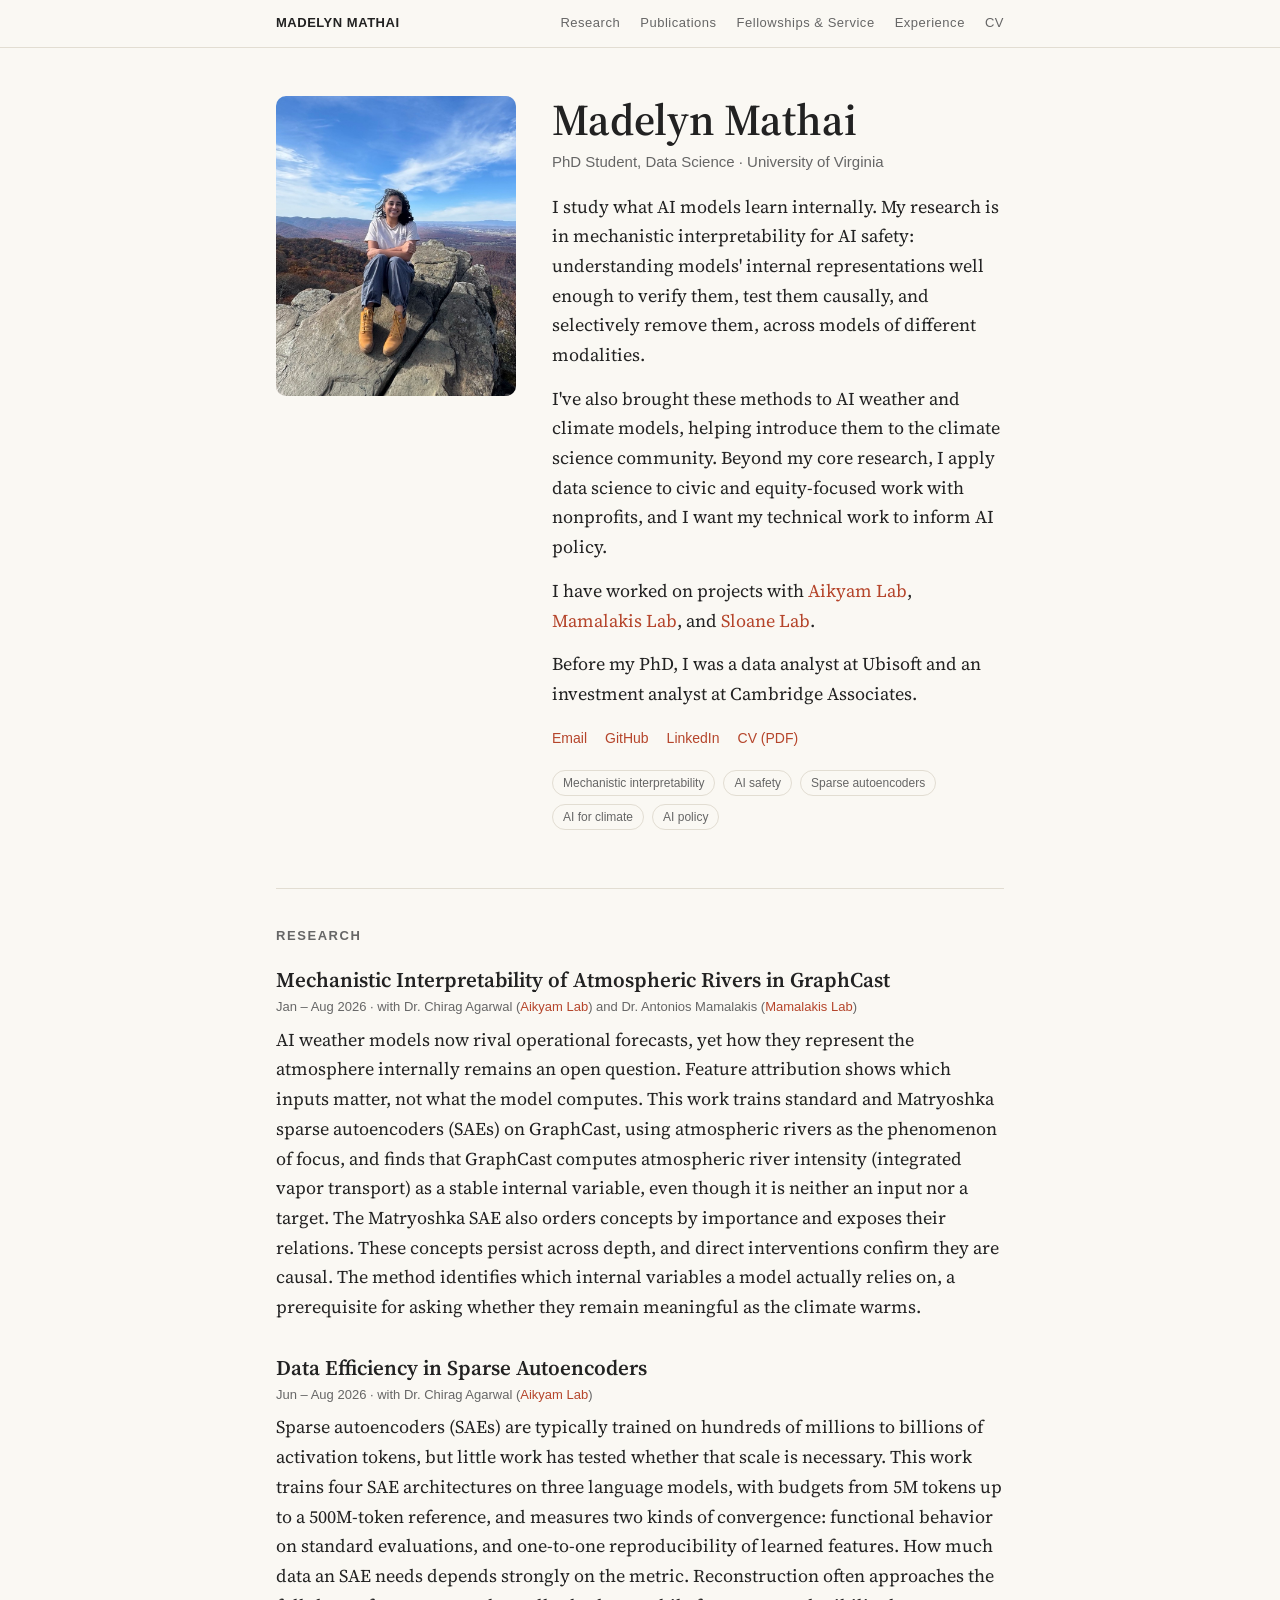
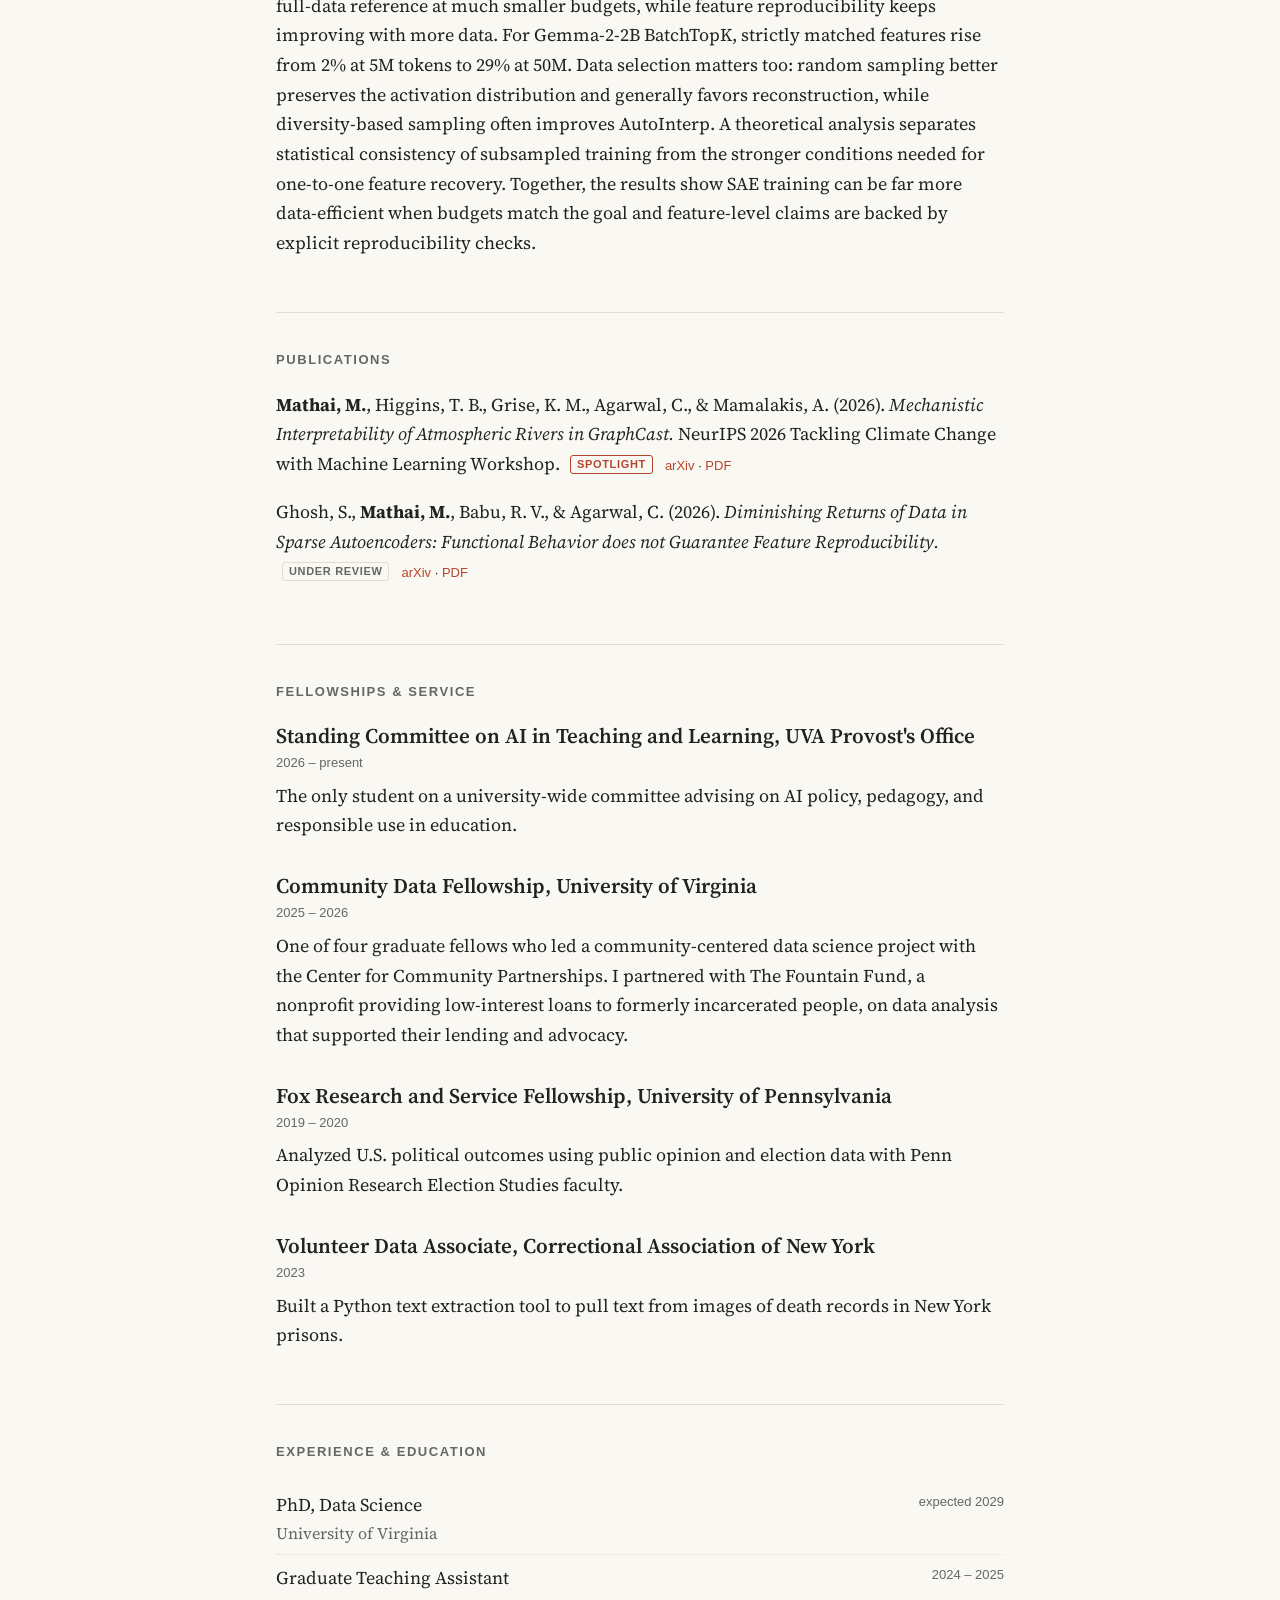
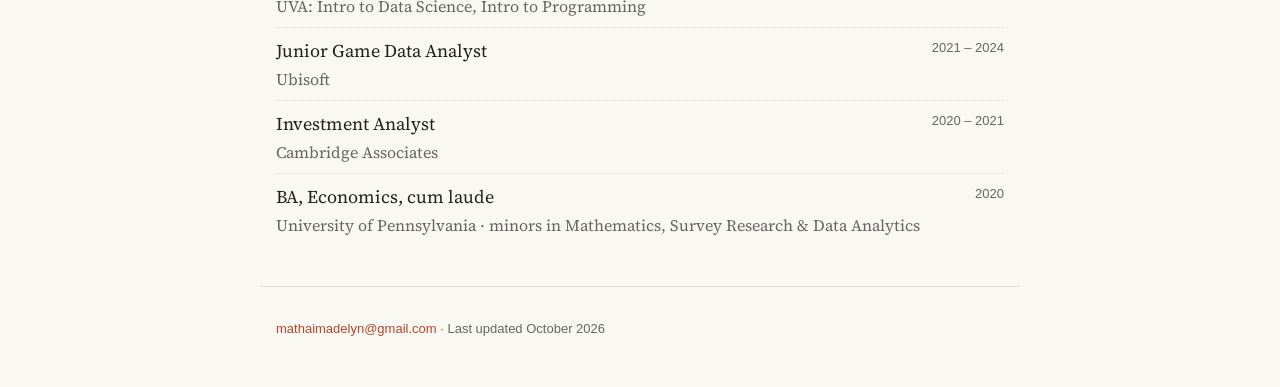
<file: index.html>
<!doctype html>
<html lang="en">
<head>
  <meta charset="utf-8">
  <meta name="viewport" content="width=device-width, initial-scale=1">
  <title>Madelyn Mathai</title>
  <meta name="description" content="Madelyn Mathai, PhD student in Data Science at the University of Virginia researching mechanistic interpretability for AI safety and AI weather models.">
  <meta property="og:title" content="Madelyn Mathai">
  <meta property="og:description" content="PhD student in Data Science at UVA. Mechanistic interpretability for AI safety, and what AI weather models have learned.">
  <meta property="og:image" content="https://mathaim.github.io/assets/og.jpg">
  <meta property="og:url" content="https://mathaim.github.io/">
  <meta name="twitter:card" content="summary">
  <link rel="icon" href="favicon.svg" type="image/svg+xml">
  <link rel="preconnect" href="https://fonts.googleapis.com">
  <link rel="preconnect" href="https://fonts.gstatic.com" crossorigin>
  <link rel="stylesheet" href="https://fonts.googleapis.com/css2?family=Source+Serif+4:ital,opsz,wght@0,8..60,400;0,8..60,600;1,8..60,400&display=swap">
  <link rel="stylesheet" href="style.css">
</head>
<body>
  <nav class="nav">
    <div class="nav-inner">
      <a class="nav-name" href="#about">Madelyn Mathai</a>
      <a href="#research">Research</a>
      <a href="#publications">Publications</a>
      <a href="#service">Fellowships &amp; Service</a>
      <a href="#experience">Experience</a>
      <a href="assets/Madelyn_Mathai_CV.pdf">CV</a>
    </div>
  </nav>

  <main>
    <section id="about" class="about">
      <img src="assets/photo.jpg" alt="Madelyn Mathai sitting on a rock outcrop above a mountain valley">
      <div>
        <h1>Madelyn Mathai</h1>
        <div class="role">PhD Student, Data Science · University of Virginia</div>
        <p>I study what AI models learn internally. My research is in mechanistic interpretability for AI safety: understanding models' internal representations well enough to verify them, test them causally, and selectively remove them, across models of different modalities.</p>
        <p>I've also brought these methods to AI weather and climate models, helping introduce them to the climate science community. Beyond my core research, I apply data science to civic and equity-focused work with nonprofits, and I want my technical work to inform AI policy.</p>
        <p>I have worked on projects with <a href="https://chirag-agarwall.github.io/">Aikyam Lab</a>, <a href="https://uva.theopenscholar.com/mamalakis-lab">Mamalakis Lab</a>, and <a href="https://www.monasloane.org/sloane-lab">Sloane Lab</a>.</p>
        <p>Before my PhD, I was a data analyst at Ubisoft and an investment analyst at Cambridge Associates.</p>
        <div class="links">
          <a href="mailto:mathaimadelyn@gmail.com">Email</a>
          <a href="https://github.com/mathaim">GitHub</a>
          <a href="https://www.linkedin.com/in/madelynmathai/">LinkedIn</a>
          <a href="assets/Madelyn_Mathai_CV.pdf">CV (PDF)</a>
        </div>
        <ul class="tags">
          <li>Mechanistic interpretability</li>
          <li>AI safety</li>
          <li>Sparse autoencoders</li>
          <li>AI for climate</li>
          <li>AI policy</li>
        </ul>
      </div>
    </section>

    <section id="research">
      <h2>Research</h2>
      <div class="entry">
        <h3>Mechanistic Interpretability of Atmospheric Rivers in GraphCast</h3>
        <div class="meta">Jan – Aug 2026 · with Dr. Chirag Agarwal (<a href="https://chirag-agarwall.github.io/">Aikyam Lab</a>) and Dr. Antonios Mamalakis (<a href="https://uva.theopenscholar.com/mamalakis-lab">Mamalakis Lab</a>)</div>
        <p>AI weather models now rival operational forecasts, yet how they represent the atmosphere internally remains an open question. Feature attribution shows which inputs matter, not what the model computes. This work trains standard and Matryoshka sparse autoencoders (SAEs) on GraphCast, using atmospheric rivers as the phenomenon of focus, and finds that GraphCast computes atmospheric river intensity (integrated vapor transport) as a stable internal variable, even though it is neither an input nor a target. The Matryoshka SAE also orders concepts by importance and exposes their relations. These concepts persist across depth, and direct interventions confirm they are causal. The method identifies which internal variables a model actually relies on, a prerequisite for asking whether they remain meaningful as the climate warms.</p>
      </div>
      <div class="entry">
        <h3>Data Efficiency in Sparse Autoencoders</h3>
        <div class="meta">Jun – Aug 2026 · with Dr. Chirag Agarwal (<a href="https://chirag-agarwall.github.io/">Aikyam Lab</a>)</div>
        <p>Sparse autoencoders (SAEs) are typically trained on hundreds of millions to billions of activation tokens, but little work has tested whether that scale is necessary. This work trains four SAE architectures on three language models, with budgets from 5M tokens up to a 500M-token reference, and measures two kinds of convergence: functional behavior on standard evaluations, and one-to-one reproducibility of learned features. How much data an SAE needs depends strongly on the metric. Reconstruction often approaches the full-data reference at much smaller budgets, while feature reproducibility keeps improving with more data. For Gemma-2-2B BatchTopK, strictly matched features rise from 2% at 5M tokens to 29% at 50M. Data selection matters too: random sampling better preserves the activation distribution and generally favors reconstruction, while diversity-based sampling often improves AutoInterp. A theoretical analysis separates statistical consistency of subsampled training from the stronger conditions needed for one-to-one feature recovery. Together, the results show SAE training can be far more data-efficient when budgets match the goal and feature-level claims are backed by explicit reproducibility checks.</p>
      </div>
    </section>

    <section id="publications">
      <h2>Publications</h2>
      <div class="pub">
        <strong>Mathai, M.</strong>, Higgins, T. B., Grise, K. M., Agarwal, C., &amp; Mamalakis, A. (2026).
        <span class="title">Mechanistic Interpretability of Atmospheric Rivers in GraphCast.</span>
        NeurIPS 2026 Tackling Climate Change with Machine Learning Workshop.
        <span class="badge">Spotlight</span>
        <span class="pub-links"><a href="https://arxiv.org/abs/2610.07583">arXiv</a> · <a href="https://arxiv.org/pdf/2610.07583">PDF</a></span>
      </div>
      <div class="pub">
        Ghosh, S., <strong>Mathai, M.</strong>, Babu, R. V., &amp; Agarwal, C. (2026).
        <span class="title">Diminishing Returns of Data in Sparse Autoencoders: Functional Behavior does not Guarantee Feature Reproducibility.</span>
        <span class="badge quiet">Under review</span>
        <span class="pub-links"><a href="https://arxiv.org/abs/2610.20680">arXiv</a> · <a href="https://arxiv.org/pdf/2610.20680">PDF</a></span>
      </div>
    </section>

    <section id="service">
      <h2>Fellowships &amp; Service</h2>
      <div class="entry">
        <h3>Standing Committee on AI in Teaching and Learning, UVA Provost's Office</h3>
        <div class="meta">2026 – present</div>
        <p>The only student on a university-wide committee advising on AI policy, pedagogy, and responsible use in education.</p>
      </div>
      <div class="entry">
        <h3>Community Data Fellowship, University of Virginia</h3>
        <div class="meta">2025 – 2026</div>
        <p>One of four graduate fellows who led a community-centered data science project with the Center for Community Partnerships. I partnered with The Fountain Fund, a nonprofit providing low-interest loans to formerly incarcerated people, on data analysis that supported their lending and advocacy.</p>
      </div>
      <div class="entry">
        <h3>Fox Research and Service Fellowship, University of Pennsylvania</h3>
        <div class="meta">2019 – 2020</div>
        <p>Analyzed U.S. political outcomes using public opinion and election data with Penn Opinion Research Election Studies faculty.</p>
      </div>
      <div class="entry">
        <h3>Volunteer Data Associate, Correctional Association of New York</h3>
        <div class="meta">2023</div>
        <p>Built a Python text extraction tool to pull text from images of death records in New York prisons.</p>
      </div>
    </section>

    <section id="experience">
      <h2>Experience &amp; Education</h2>
      <ul class="compact">
        <li><span>PhD, Data Science <span class="sub">University of Virginia</span></span><span class="when">expected 2029</span></li>
        <li><span>Graduate Teaching Assistant <span class="sub">UVA: Intro to Data Science, Intro to Programming</span></span><span class="when">2024 – 2025</span></li>
        <li><span>Junior Game Data Analyst <span class="sub">Ubisoft</span></span><span class="when">2021 – 2024</span></li>
        <li><span>Investment Analyst <span class="sub">Cambridge Associates</span></span><span class="when">2020 – 2021</span></li>
        <li><span>BA, Economics, cum laude <span class="sub">University of Pennsylvania · minors in Mathematics, Survey Research &amp; Data Analytics</span></span><span class="when">2020</span></li>
      </ul>
    </section>
  </main>

  <footer>
    <a href="mailto:mathaimadelyn@gmail.com">mathaimadelyn@gmail.com</a> · Last updated October 2026
  </footer>
</body>
</html>
</file>
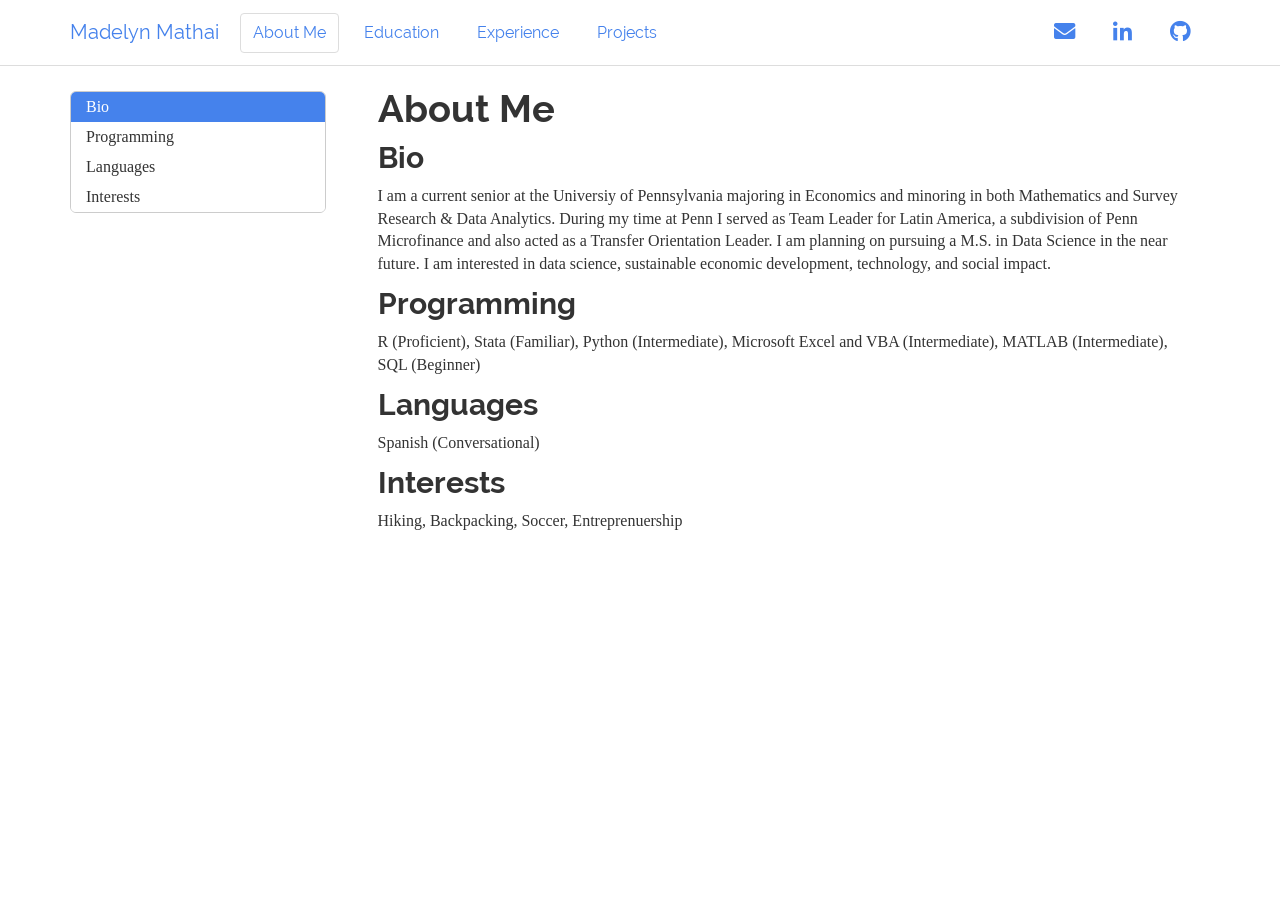
<file: aboutme.html>
<!DOCTYPE html>

<html>

<head>

<meta charset="utf-8" />
<meta name="generator" content="pandoc" />
<meta http-equiv="X-UA-Compatible" content="IE=EDGE" />




<title>About Me</title>

<script src="site_libs/jquery-1.11.3/jquery.min.js"></script>
<meta name="viewport" content="width=device-width, initial-scale=1" />
<link href="site_libs/bootstrap-3.3.5/css/readable.min.css" rel="stylesheet" />
<script src="site_libs/bootstrap-3.3.5/js/bootstrap.min.js"></script>
<script src="site_libs/bootstrap-3.3.5/shim/html5shiv.min.js"></script>
<script src="site_libs/bootstrap-3.3.5/shim/respond.min.js"></script>
<script src="site_libs/jqueryui-1.11.4/jquery-ui.min.js"></script>
<link href="site_libs/tocify-1.9.1/jquery.tocify.css" rel="stylesheet" />
<script src="site_libs/tocify-1.9.1/jquery.tocify.js"></script>
<script src="site_libs/navigation-1.1/tabsets.js"></script>
<link href="site_libs/highlightjs-9.12.0/default.css" rel="stylesheet" />
<script src="site_libs/highlightjs-9.12.0/highlight.js"></script>
<link href="site_libs/font-awesome-5.1.0/css/all.css" rel="stylesheet" />
<link href="site_libs/font-awesome-5.1.0/css/v4-shims.css" rel="stylesheet" />

<style type="text/css">code{white-space: pre;}</style>
<style type="text/css">
  pre:not([class]) {
    background-color: white;
  }
</style>
<script type="text/javascript">
if (window.hljs) {
  hljs.configure({languages: []});
  hljs.initHighlightingOnLoad();
  if (document.readyState && document.readyState === "complete") {
    window.setTimeout(function() { hljs.initHighlighting(); }, 0);
  }
}
</script>



<style type="text/css">
h1 {
  font-size: 34px;
}
h1.title {
  font-size: 38px;
}
h2 {
  font-size: 30px;
}
h3 {
  font-size: 24px;
}
h4 {
  font-size: 18px;
}
h5 {
  font-size: 16px;
}
h6 {
  font-size: 12px;
}
.table th:not([align]) {
  text-align: left;
}
</style>




<style type = "text/css">
.main-container {
  max-width: 940px;
  margin-left: auto;
  margin-right: auto;
}
code {
  color: inherit;
  background-color: rgba(0, 0, 0, 0.04);
}
img {
  max-width:100%;
}
.tabbed-pane {
  padding-top: 12px;
}
.html-widget {
  margin-bottom: 20px;
}
button.code-folding-btn:focus {
  outline: none;
}
summary {
  display: list-item;
}
</style>


<style type="text/css">
/* padding for bootstrap navbar */
body {
  padding-top: 66px;
  padding-bottom: 40px;
}
/* offset scroll position for anchor links (for fixed navbar)  */
.section h1 {
  padding-top: 71px;
  margin-top: -71px;
}
.section h2 {
  padding-top: 71px;
  margin-top: -71px;
}
.section h3 {
  padding-top: 71px;
  margin-top: -71px;
}
.section h4 {
  padding-top: 71px;
  margin-top: -71px;
}
.section h5 {
  padding-top: 71px;
  margin-top: -71px;
}
.section h6 {
  padding-top: 71px;
  margin-top: -71px;
}
.dropdown-submenu {
  position: relative;
}
.dropdown-submenu>.dropdown-menu {
  top: 0;
  left: 100%;
  margin-top: -6px;
  margin-left: -1px;
  border-radius: 0 6px 6px 6px;
}
.dropdown-submenu:hover>.dropdown-menu {
  display: block;
}
.dropdown-submenu>a:after {
  display: block;
  content: " ";
  float: right;
  width: 0;
  height: 0;
  border-color: transparent;
  border-style: solid;
  border-width: 5px 0 5px 5px;
  border-left-color: #cccccc;
  margin-top: 5px;
  margin-right: -10px;
}
.dropdown-submenu:hover>a:after {
  border-left-color: #ffffff;
}
.dropdown-submenu.pull-left {
  float: none;
}
.dropdown-submenu.pull-left>.dropdown-menu {
  left: -100%;
  margin-left: 10px;
  border-radius: 6px 0 6px 6px;
}
</style>

<script>
// manage active state of menu based on current page
$(document).ready(function () {
  // active menu anchor
  href = window.location.pathname
  href = href.substr(href.lastIndexOf('/') + 1)
  if (href === "")
    href = "index.html";
  var menuAnchor = $('a[href="' + href + '"]');

  // mark it active
  menuAnchor.parent().addClass('active');

  // if it's got a parent navbar menu mark it active as well
  menuAnchor.closest('li.dropdown').addClass('active');
});
</script>

<!-- tabsets -->

<style type="text/css">
.tabset-dropdown > .nav-tabs {
  display: inline-table;
  max-height: 500px;
  min-height: 44px;
  overflow-y: auto;
  background: white;
  border: 1px solid #ddd;
  border-radius: 4px;
}

.tabset-dropdown > .nav-tabs > li.active:before {
  content: "";
  font-family: 'Glyphicons Halflings';
  display: inline-block;
  padding: 10px;
  border-right: 1px solid #ddd;
}

.tabset-dropdown > .nav-tabs.nav-tabs-open > li.active:before {
  content: "&#xe258;";
  border: none;
}

.tabset-dropdown > .nav-tabs.nav-tabs-open:before {
  content: "";
  font-family: 'Glyphicons Halflings';
  display: inline-block;
  padding: 10px;
  border-right: 1px solid #ddd;
}

.tabset-dropdown > .nav-tabs > li.active {
  display: block;
}

.tabset-dropdown > .nav-tabs > li > a,
.tabset-dropdown > .nav-tabs > li > a:focus,
.tabset-dropdown > .nav-tabs > li > a:hover {
  border: none;
  display: inline-block;
  border-radius: 4px;
  background-color: transparent;
}

.tabset-dropdown > .nav-tabs.nav-tabs-open > li {
  display: block;
  float: none;
}

.tabset-dropdown > .nav-tabs > li {
  display: none;
}
</style>

<!-- code folding -->



<style type="text/css">

#TOC {
  margin: 25px 0px 20px 0px;
}
@media (max-width: 768px) {
#TOC {
  position: relative;
  width: 100%;
}
}

@media print {
.toc-content {
  /* see https://github.com/w3c/csswg-drafts/issues/4434 */
  float: right;
}
}

.toc-content {
  padding-left: 30px;
  padding-right: 40px;
}

div.main-container {
  max-width: 1200px;
}

div.tocify {
  width: 20%;
  max-width: 260px;
  max-height: 85%;
}

@media (min-width: 768px) and (max-width: 991px) {
  div.tocify {
    width: 25%;
  }
}

@media (max-width: 767px) {
  div.tocify {
    width: 100%;
    max-width: none;
  }
}

.tocify ul, .tocify li {
  line-height: 20px;
}

.tocify-subheader .tocify-item {
  font-size: 0.90em;
}

.tocify .list-group-item {
  border-radius: 0px;
}


</style>



</head>

<body>


<div class="container-fluid main-container">


<!-- setup 3col/9col grid for toc_float and main content  -->
<div class="row-fluid">
<div class="col-xs-12 col-sm-4 col-md-3">
<div id="TOC" class="tocify">
</div>
</div>

<div class="toc-content col-xs-12 col-sm-8 col-md-9">




<div class="navbar navbar-default  navbar-fixed-top" role="navigation">
  <div class="container">
    <div class="navbar-header">
      <button type="button" class="navbar-toggle collapsed" data-toggle="collapse" data-target="#navbar">
        <span class="icon-bar"></span>
        <span class="icon-bar"></span>
        <span class="icon-bar"></span>
      </button>
      <a class="navbar-brand" href="index.html">Madelyn Mathai</a>
    </div>
    <div id="navbar" class="navbar-collapse collapse">
      <ul class="nav navbar-nav">
        <li>
  <a href="aboutme.html">About Me</a>
</li>
<li>
  <a href="education.html">Education</a>
</li>
<li>
  <a href="experience.html">Experience</a>
</li>
<li>
  <a href="proj.html">Projects</a>
</li>
      </ul>
      <ul class="nav navbar-nav navbar-right">
        <li>
  <a href="mailto:&lt;madelynm1398@gmail.com&gt;">
    <span class="fa fa-envelope fa-lg"></span>
     
  </a>
</li>
<li>
  <a href="https://www.linkedin.com/in/madelynmathai/">
    <span class="fa fa-linkedin fa-lg"></span>
     
  </a>
</li>
<li>
  <a href="http://github.com/mathaim/">
    <span class="fa fa-github fa-lg"></span>
     
  </a>
</li>
      </ul>
    </div><!--/.nav-collapse -->
  </div><!--/.container -->
</div><!--/.navbar -->

<div class="fluid-row" id="header">



<h1 class="title toc-ignore">About Me</h1>

</div>


<div id="bio" class="section level2">
<h2>Bio</h2>
<p>I am a current senior at the Universiy of Pennsylvania majoring in Economics and minoring in both Mathematics and Survey Research &amp; Data Analytics. During my time at Penn I served as Team Leader for Latin America, a subdivision of Penn Microfinance and also acted as a Transfer Orientation Leader. I am planning on pursuing a M.S. in Data Science in the near future. I am interested in data science, sustainable economic development, technology, and social impact.</p>
</div>
<div id="programming" class="section level2">
<h2>Programming</h2>
<p>R (Proficient), Stata (Familiar), Python (Intermediate), Microsoft Excel and VBA (Intermediate), MATLAB (Intermediate), SQL (Beginner)</p>
</div>
<div id="languages" class="section level2">
<h2>Languages</h2>
<p>Spanish (Conversational)</p>
</div>
<div id="interests" class="section level2">
<h2>Interests</h2>
<p>Hiking, Backpacking, Soccer, Entreprenuership</p>
</div>



</div>
</div>

</div>

<script>

// add bootstrap table styles to pandoc tables
function bootstrapStylePandocTables() {
  $('tr.header').parent('thead').parent('table').addClass('table table-condensed');
}
$(document).ready(function () {
  bootstrapStylePandocTables();
});


</script>

<!-- tabsets -->

<script>
$(document).ready(function () {
  window.buildTabsets("TOC");
});

$(document).ready(function () {
  $('.tabset-dropdown > .nav-tabs > li').click(function () {
    $(this).parent().toggleClass('nav-tabs-open')
  });
});
</script>

<!-- code folding -->

<script>
$(document).ready(function ()  {

    // move toc-ignore selectors from section div to header
    $('div.section.toc-ignore')
        .removeClass('toc-ignore')
        .children('h1,h2,h3,h4,h5').addClass('toc-ignore');

    // establish options
    var options = {
      selectors: "h1,h2,h3",
      theme: "bootstrap3",
      context: '.toc-content',
      hashGenerator: function (text) {
        return text.replace(/[.\\/?&!#<>]/g, '').replace(/\s/g, '_').toLowerCase();
      },
      ignoreSelector: ".toc-ignore",
      scrollTo: 0
    };
    options.showAndHide = true;
    options.smoothScroll = true;

    // tocify
    var toc = $("#TOC").tocify(options).data("toc-tocify");
});
</script>

<!-- dynamically load mathjax for compatibility with self-contained -->
<script>
  (function () {
    var script = document.createElement("script");
    script.type = "text/javascript";
    script.src  = "https://mathjax.rstudio.com/latest/MathJax.js?config=TeX-AMS-MML_HTMLorMML";
    document.getElementsByTagName("head")[0].appendChild(script);
  })();
</script>

</body>
</html>
</file>
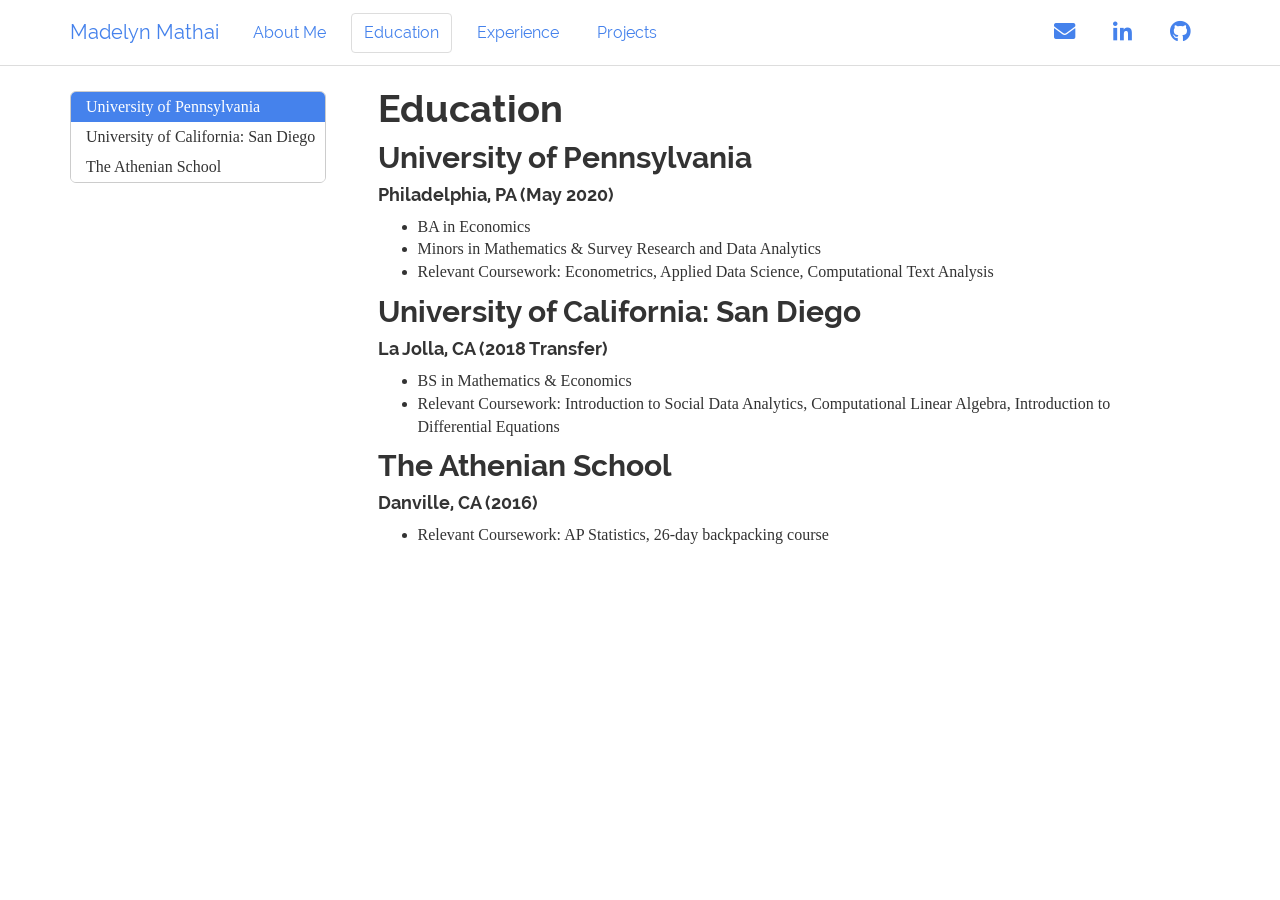
<file: education.html>
<!DOCTYPE html>

<html>

<head>

<meta charset="utf-8" />
<meta name="generator" content="pandoc" />
<meta http-equiv="X-UA-Compatible" content="IE=EDGE" />




<title>Education</title>

<script src="site_libs/jquery-1.11.3/jquery.min.js"></script>
<meta name="viewport" content="width=device-width, initial-scale=1" />
<link href="site_libs/bootstrap-3.3.5/css/readable.min.css" rel="stylesheet" />
<script src="site_libs/bootstrap-3.3.5/js/bootstrap.min.js"></script>
<script src="site_libs/bootstrap-3.3.5/shim/html5shiv.min.js"></script>
<script src="site_libs/bootstrap-3.3.5/shim/respond.min.js"></script>
<script src="site_libs/jqueryui-1.11.4/jquery-ui.min.js"></script>
<link href="site_libs/tocify-1.9.1/jquery.tocify.css" rel="stylesheet" />
<script src="site_libs/tocify-1.9.1/jquery.tocify.js"></script>
<script src="site_libs/navigation-1.1/tabsets.js"></script>
<link href="site_libs/highlightjs-9.12.0/default.css" rel="stylesheet" />
<script src="site_libs/highlightjs-9.12.0/highlight.js"></script>
<link href="site_libs/font-awesome-5.1.0/css/all.css" rel="stylesheet" />
<link href="site_libs/font-awesome-5.1.0/css/v4-shims.css" rel="stylesheet" />

<style type="text/css">code{white-space: pre;}</style>
<style type="text/css">
  pre:not([class]) {
    background-color: white;
  }
</style>
<script type="text/javascript">
if (window.hljs) {
  hljs.configure({languages: []});
  hljs.initHighlightingOnLoad();
  if (document.readyState && document.readyState === "complete") {
    window.setTimeout(function() { hljs.initHighlighting(); }, 0);
  }
}
</script>



<style type="text/css">
h1 {
  font-size: 34px;
}
h1.title {
  font-size: 38px;
}
h2 {
  font-size: 30px;
}
h3 {
  font-size: 24px;
}
h4 {
  font-size: 18px;
}
h5 {
  font-size: 16px;
}
h6 {
  font-size: 12px;
}
.table th:not([align]) {
  text-align: left;
}
</style>




<style type = "text/css">
.main-container {
  max-width: 940px;
  margin-left: auto;
  margin-right: auto;
}
code {
  color: inherit;
  background-color: rgba(0, 0, 0, 0.04);
}
img {
  max-width:100%;
}
.tabbed-pane {
  padding-top: 12px;
}
.html-widget {
  margin-bottom: 20px;
}
button.code-folding-btn:focus {
  outline: none;
}
summary {
  display: list-item;
}
</style>


<style type="text/css">
/* padding for bootstrap navbar */
body {
  padding-top: 66px;
  padding-bottom: 40px;
}
/* offset scroll position for anchor links (for fixed navbar)  */
.section h1 {
  padding-top: 71px;
  margin-top: -71px;
}
.section h2 {
  padding-top: 71px;
  margin-top: -71px;
}
.section h3 {
  padding-top: 71px;
  margin-top: -71px;
}
.section h4 {
  padding-top: 71px;
  margin-top: -71px;
}
.section h5 {
  padding-top: 71px;
  margin-top: -71px;
}
.section h6 {
  padding-top: 71px;
  margin-top: -71px;
}
.dropdown-submenu {
  position: relative;
}
.dropdown-submenu>.dropdown-menu {
  top: 0;
  left: 100%;
  margin-top: -6px;
  margin-left: -1px;
  border-radius: 0 6px 6px 6px;
}
.dropdown-submenu:hover>.dropdown-menu {
  display: block;
}
.dropdown-submenu>a:after {
  display: block;
  content: " ";
  float: right;
  width: 0;
  height: 0;
  border-color: transparent;
  border-style: solid;
  border-width: 5px 0 5px 5px;
  border-left-color: #cccccc;
  margin-top: 5px;
  margin-right: -10px;
}
.dropdown-submenu:hover>a:after {
  border-left-color: #ffffff;
}
.dropdown-submenu.pull-left {
  float: none;
}
.dropdown-submenu.pull-left>.dropdown-menu {
  left: -100%;
  margin-left: 10px;
  border-radius: 6px 0 6px 6px;
}
</style>

<script>
// manage active state of menu based on current page
$(document).ready(function () {
  // active menu anchor
  href = window.location.pathname
  href = href.substr(href.lastIndexOf('/') + 1)
  if (href === "")
    href = "index.html";
  var menuAnchor = $('a[href="' + href + '"]');

  // mark it active
  menuAnchor.parent().addClass('active');

  // if it's got a parent navbar menu mark it active as well
  menuAnchor.closest('li.dropdown').addClass('active');
});
</script>

<!-- tabsets -->

<style type="text/css">
.tabset-dropdown > .nav-tabs {
  display: inline-table;
  max-height: 500px;
  min-height: 44px;
  overflow-y: auto;
  background: white;
  border: 1px solid #ddd;
  border-radius: 4px;
}

.tabset-dropdown > .nav-tabs > li.active:before {
  content: "";
  font-family: 'Glyphicons Halflings';
  display: inline-block;
  padding: 10px;
  border-right: 1px solid #ddd;
}

.tabset-dropdown > .nav-tabs.nav-tabs-open > li.active:before {
  content: "&#xe258;";
  border: none;
}

.tabset-dropdown > .nav-tabs.nav-tabs-open:before {
  content: "";
  font-family: 'Glyphicons Halflings';
  display: inline-block;
  padding: 10px;
  border-right: 1px solid #ddd;
}

.tabset-dropdown > .nav-tabs > li.active {
  display: block;
}

.tabset-dropdown > .nav-tabs > li > a,
.tabset-dropdown > .nav-tabs > li > a:focus,
.tabset-dropdown > .nav-tabs > li > a:hover {
  border: none;
  display: inline-block;
  border-radius: 4px;
  background-color: transparent;
}

.tabset-dropdown > .nav-tabs.nav-tabs-open > li {
  display: block;
  float: none;
}

.tabset-dropdown > .nav-tabs > li {
  display: none;
}
</style>

<!-- code folding -->



<style type="text/css">

#TOC {
  margin: 25px 0px 20px 0px;
}
@media (max-width: 768px) {
#TOC {
  position: relative;
  width: 100%;
}
}

@media print {
.toc-content {
  /* see https://github.com/w3c/csswg-drafts/issues/4434 */
  float: right;
}
}

.toc-content {
  padding-left: 30px;
  padding-right: 40px;
}

div.main-container {
  max-width: 1200px;
}

div.tocify {
  width: 20%;
  max-width: 260px;
  max-height: 85%;
}

@media (min-width: 768px) and (max-width: 991px) {
  div.tocify {
    width: 25%;
  }
}

@media (max-width: 767px) {
  div.tocify {
    width: 100%;
    max-width: none;
  }
}

.tocify ul, .tocify li {
  line-height: 20px;
}

.tocify-subheader .tocify-item {
  font-size: 0.90em;
}

.tocify .list-group-item {
  border-radius: 0px;
}


</style>



</head>

<body>


<div class="container-fluid main-container">


<!-- setup 3col/9col grid for toc_float and main content  -->
<div class="row-fluid">
<div class="col-xs-12 col-sm-4 col-md-3">
<div id="TOC" class="tocify">
</div>
</div>

<div class="toc-content col-xs-12 col-sm-8 col-md-9">




<div class="navbar navbar-default  navbar-fixed-top" role="navigation">
  <div class="container">
    <div class="navbar-header">
      <button type="button" class="navbar-toggle collapsed" data-toggle="collapse" data-target="#navbar">
        <span class="icon-bar"></span>
        <span class="icon-bar"></span>
        <span class="icon-bar"></span>
      </button>
      <a class="navbar-brand" href="index.html">Madelyn Mathai</a>
    </div>
    <div id="navbar" class="navbar-collapse collapse">
      <ul class="nav navbar-nav">
        <li>
  <a href="aboutme.html">About Me</a>
</li>
<li>
  <a href="education.html">Education</a>
</li>
<li>
  <a href="experience.html">Experience</a>
</li>
<li>
  <a href="proj.html">Projects</a>
</li>
      </ul>
      <ul class="nav navbar-nav navbar-right">
        <li>
  <a href="mailto:&lt;madelynm1398@gmail.com&gt;">
    <span class="fa fa-envelope fa-lg"></span>
     
  </a>
</li>
<li>
  <a href="https://www.linkedin.com/in/madelynmathai/">
    <span class="fa fa-linkedin fa-lg"></span>
     
  </a>
</li>
<li>
  <a href="http://github.com/mathaim/">
    <span class="fa fa-github fa-lg"></span>
     
  </a>
</li>
      </ul>
    </div><!--/.nav-collapse -->
  </div><!--/.container -->
</div><!--/.navbar -->

<div class="fluid-row" id="header">



<h1 class="title toc-ignore">Education</h1>

</div>


<div id="university-of-pennsylvania" class="section level2">
<h2>University of Pennsylvania</h2>
<div id="philadelphia-pa-may-2020" class="section level4">
<h4>Philadelphia, PA (May 2020)</h4>
<ul>
<li>BA in Economics</li>
<li>Minors in Mathematics &amp; Survey Research and Data Analytics</li>
<li>Relevant Coursework: Econometrics, Applied Data Science, Computational Text Analysis</li>
</ul>
</div>
</div>
<div id="university-of-california-san-diego" class="section level2">
<h2>University of California: San Diego</h2>
<div id="la-jolla-ca-2018-transfer" class="section level4">
<h4>La Jolla, CA (2018 Transfer)</h4>
<ul>
<li>BS in Mathematics &amp; Economics</li>
<li>Relevant Coursework: Introduction to Social Data Analytics, Computational Linear Algebra, Introduction to Differential Equations</li>
</ul>
</div>
</div>
<div id="the-athenian-school" class="section level2">
<h2>The Athenian School</h2>
<div id="danville-ca-2016" class="section level4">
<h4>Danville, CA (2016)</h4>
<ul>
<li>Relevant Coursework: AP Statistics, 26-day backpacking course</li>
</ul>
</div>
</div>



</div>
</div>

</div>

<script>

// add bootstrap table styles to pandoc tables
function bootstrapStylePandocTables() {
  $('tr.header').parent('thead').parent('table').addClass('table table-condensed');
}
$(document).ready(function () {
  bootstrapStylePandocTables();
});


</script>

<!-- tabsets -->

<script>
$(document).ready(function () {
  window.buildTabsets("TOC");
});

$(document).ready(function () {
  $('.tabset-dropdown > .nav-tabs > li').click(function () {
    $(this).parent().toggleClass('nav-tabs-open')
  });
});
</script>

<!-- code folding -->

<script>
$(document).ready(function ()  {

    // move toc-ignore selectors from section div to header
    $('div.section.toc-ignore')
        .removeClass('toc-ignore')
        .children('h1,h2,h3,h4,h5').addClass('toc-ignore');

    // establish options
    var options = {
      selectors: "h1,h2,h3",
      theme: "bootstrap3",
      context: '.toc-content',
      hashGenerator: function (text) {
        return text.replace(/[.\\/?&!#<>]/g, '').replace(/\s/g, '_').toLowerCase();
      },
      ignoreSelector: ".toc-ignore",
      scrollTo: 0
    };
    options.showAndHide = true;
    options.smoothScroll = true;

    // tocify
    var toc = $("#TOC").tocify(options).data("toc-tocify");
});
</script>

<!-- dynamically load mathjax for compatibility with self-contained -->
<script>
  (function () {
    var script = document.createElement("script");
    script.type = "text/javascript";
    script.src  = "https://mathjax.rstudio.com/latest/MathJax.js?config=TeX-AMS-MML_HTMLorMML";
    document.getElementsByTagName("head")[0].appendChild(script);
  })();
</script>

</body>
</html>
</file>
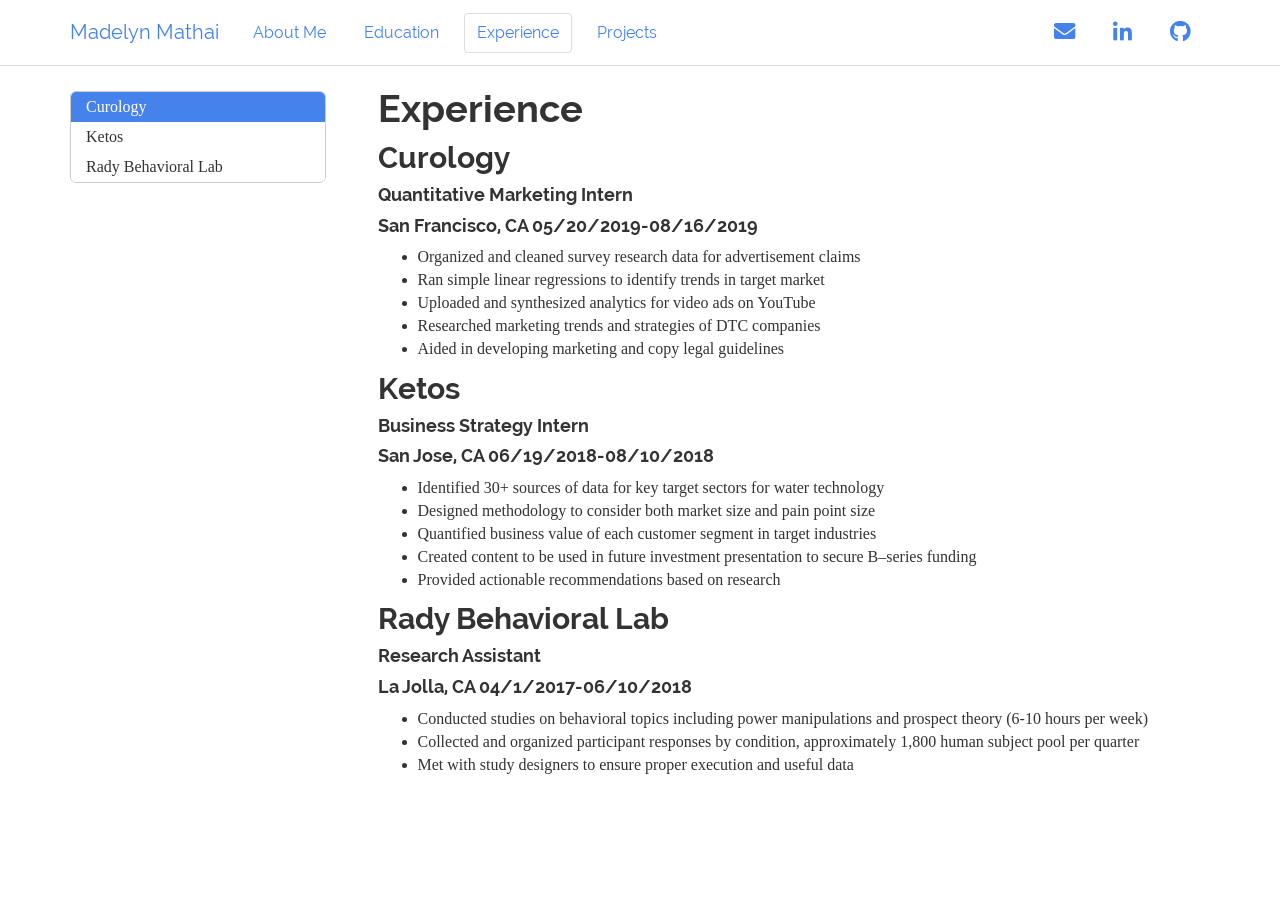
<file: experience.html>
<!DOCTYPE html>

<html>

<head>

<meta charset="utf-8" />
<meta name="generator" content="pandoc" />
<meta http-equiv="X-UA-Compatible" content="IE=EDGE" />




<title>Experience</title>

<script src="site_libs/jquery-1.11.3/jquery.min.js"></script>
<meta name="viewport" content="width=device-width, initial-scale=1" />
<link href="site_libs/bootstrap-3.3.5/css/readable.min.css" rel="stylesheet" />
<script src="site_libs/bootstrap-3.3.5/js/bootstrap.min.js"></script>
<script src="site_libs/bootstrap-3.3.5/shim/html5shiv.min.js"></script>
<script src="site_libs/bootstrap-3.3.5/shim/respond.min.js"></script>
<script src="site_libs/jqueryui-1.11.4/jquery-ui.min.js"></script>
<link href="site_libs/tocify-1.9.1/jquery.tocify.css" rel="stylesheet" />
<script src="site_libs/tocify-1.9.1/jquery.tocify.js"></script>
<script src="site_libs/navigation-1.1/tabsets.js"></script>
<link href="site_libs/highlightjs-9.12.0/default.css" rel="stylesheet" />
<script src="site_libs/highlightjs-9.12.0/highlight.js"></script>
<link href="site_libs/font-awesome-5.1.0/css/all.css" rel="stylesheet" />
<link href="site_libs/font-awesome-5.1.0/css/v4-shims.css" rel="stylesheet" />

<style type="text/css">code{white-space: pre;}</style>
<style type="text/css">
  pre:not([class]) {
    background-color: white;
  }
</style>
<script type="text/javascript">
if (window.hljs) {
  hljs.configure({languages: []});
  hljs.initHighlightingOnLoad();
  if (document.readyState && document.readyState === "complete") {
    window.setTimeout(function() { hljs.initHighlighting(); }, 0);
  }
}
</script>



<style type="text/css">
h1 {
  font-size: 34px;
}
h1.title {
  font-size: 38px;
}
h2 {
  font-size: 30px;
}
h3 {
  font-size: 24px;
}
h4 {
  font-size: 18px;
}
h5 {
  font-size: 16px;
}
h6 {
  font-size: 12px;
}
.table th:not([align]) {
  text-align: left;
}
</style>




<style type = "text/css">
.main-container {
  max-width: 940px;
  margin-left: auto;
  margin-right: auto;
}
code {
  color: inherit;
  background-color: rgba(0, 0, 0, 0.04);
}
img {
  max-width:100%;
}
.tabbed-pane {
  padding-top: 12px;
}
.html-widget {
  margin-bottom: 20px;
}
button.code-folding-btn:focus {
  outline: none;
}
summary {
  display: list-item;
}
</style>


<style type="text/css">
/* padding for bootstrap navbar */
body {
  padding-top: 66px;
  padding-bottom: 40px;
}
/* offset scroll position for anchor links (for fixed navbar)  */
.section h1 {
  padding-top: 71px;
  margin-top: -71px;
}
.section h2 {
  padding-top: 71px;
  margin-top: -71px;
}
.section h3 {
  padding-top: 71px;
  margin-top: -71px;
}
.section h4 {
  padding-top: 71px;
  margin-top: -71px;
}
.section h5 {
  padding-top: 71px;
  margin-top: -71px;
}
.section h6 {
  padding-top: 71px;
  margin-top: -71px;
}
.dropdown-submenu {
  position: relative;
}
.dropdown-submenu>.dropdown-menu {
  top: 0;
  left: 100%;
  margin-top: -6px;
  margin-left: -1px;
  border-radius: 0 6px 6px 6px;
}
.dropdown-submenu:hover>.dropdown-menu {
  display: block;
}
.dropdown-submenu>a:after {
  display: block;
  content: " ";
  float: right;
  width: 0;
  height: 0;
  border-color: transparent;
  border-style: solid;
  border-width: 5px 0 5px 5px;
  border-left-color: #cccccc;
  margin-top: 5px;
  margin-right: -10px;
}
.dropdown-submenu:hover>a:after {
  border-left-color: #ffffff;
}
.dropdown-submenu.pull-left {
  float: none;
}
.dropdown-submenu.pull-left>.dropdown-menu {
  left: -100%;
  margin-left: 10px;
  border-radius: 6px 0 6px 6px;
}
</style>

<script>
// manage active state of menu based on current page
$(document).ready(function () {
  // active menu anchor
  href = window.location.pathname
  href = href.substr(href.lastIndexOf('/') + 1)
  if (href === "")
    href = "index.html";
  var menuAnchor = $('a[href="' + href + '"]');

  // mark it active
  menuAnchor.parent().addClass('active');

  // if it's got a parent navbar menu mark it active as well
  menuAnchor.closest('li.dropdown').addClass('active');
});
</script>

<!-- tabsets -->

<style type="text/css">
.tabset-dropdown > .nav-tabs {
  display: inline-table;
  max-height: 500px;
  min-height: 44px;
  overflow-y: auto;
  background: white;
  border: 1px solid #ddd;
  border-radius: 4px;
}

.tabset-dropdown > .nav-tabs > li.active:before {
  content: "";
  font-family: 'Glyphicons Halflings';
  display: inline-block;
  padding: 10px;
  border-right: 1px solid #ddd;
}

.tabset-dropdown > .nav-tabs.nav-tabs-open > li.active:before {
  content: "&#xe258;";
  border: none;
}

.tabset-dropdown > .nav-tabs.nav-tabs-open:before {
  content: "";
  font-family: 'Glyphicons Halflings';
  display: inline-block;
  padding: 10px;
  border-right: 1px solid #ddd;
}

.tabset-dropdown > .nav-tabs > li.active {
  display: block;
}

.tabset-dropdown > .nav-tabs > li > a,
.tabset-dropdown > .nav-tabs > li > a:focus,
.tabset-dropdown > .nav-tabs > li > a:hover {
  border: none;
  display: inline-block;
  border-radius: 4px;
  background-color: transparent;
}

.tabset-dropdown > .nav-tabs.nav-tabs-open > li {
  display: block;
  float: none;
}

.tabset-dropdown > .nav-tabs > li {
  display: none;
}
</style>

<!-- code folding -->



<style type="text/css">

#TOC {
  margin: 25px 0px 20px 0px;
}
@media (max-width: 768px) {
#TOC {
  position: relative;
  width: 100%;
}
}

@media print {
.toc-content {
  /* see https://github.com/w3c/csswg-drafts/issues/4434 */
  float: right;
}
}

.toc-content {
  padding-left: 30px;
  padding-right: 40px;
}

div.main-container {
  max-width: 1200px;
}

div.tocify {
  width: 20%;
  max-width: 260px;
  max-height: 85%;
}

@media (min-width: 768px) and (max-width: 991px) {
  div.tocify {
    width: 25%;
  }
}

@media (max-width: 767px) {
  div.tocify {
    width: 100%;
    max-width: none;
  }
}

.tocify ul, .tocify li {
  line-height: 20px;
}

.tocify-subheader .tocify-item {
  font-size: 0.90em;
}

.tocify .list-group-item {
  border-radius: 0px;
}


</style>



</head>

<body>


<div class="container-fluid main-container">


<!-- setup 3col/9col grid for toc_float and main content  -->
<div class="row-fluid">
<div class="col-xs-12 col-sm-4 col-md-3">
<div id="TOC" class="tocify">
</div>
</div>

<div class="toc-content col-xs-12 col-sm-8 col-md-9">




<div class="navbar navbar-default  navbar-fixed-top" role="navigation">
  <div class="container">
    <div class="navbar-header">
      <button type="button" class="navbar-toggle collapsed" data-toggle="collapse" data-target="#navbar">
        <span class="icon-bar"></span>
        <span class="icon-bar"></span>
        <span class="icon-bar"></span>
      </button>
      <a class="navbar-brand" href="index.html">Madelyn Mathai</a>
    </div>
    <div id="navbar" class="navbar-collapse collapse">
      <ul class="nav navbar-nav">
        <li>
  <a href="aboutme.html">About Me</a>
</li>
<li>
  <a href="education.html">Education</a>
</li>
<li>
  <a href="experience.html">Experience</a>
</li>
<li>
  <a href="proj.html">Projects</a>
</li>
      </ul>
      <ul class="nav navbar-nav navbar-right">
        <li>
  <a href="mailto:&lt;madelynm1398@gmail.com&gt;">
    <span class="fa fa-envelope fa-lg"></span>
     
  </a>
</li>
<li>
  <a href="https://www.linkedin.com/in/madelynmathai/">
    <span class="fa fa-linkedin fa-lg"></span>
     
  </a>
</li>
<li>
  <a href="http://github.com/mathaim/">
    <span class="fa fa-github fa-lg"></span>
     
  </a>
</li>
      </ul>
    </div><!--/.nav-collapse -->
  </div><!--/.container -->
</div><!--/.navbar -->

<div class="fluid-row" id="header">



<h1 class="title toc-ignore">Experience</h1>

</div>


<div id="curology" class="section level2">
<h2>Curology</h2>
<div id="quantitative-marketing-intern" class="section level4">
<h4>Quantitative Marketing Intern</h4>
</div>
<div id="san-francisco-ca-05202019-08162019" class="section level4">
<h4>San Francisco, CA 05/20/2019-08/16/2019</h4>
<ul>
<li>Organized and cleaned survey research data for advertisement claims</li>
<li>Ran simple linear regressions to identify trends in target market</li>
<li>Uploaded and synthesized analytics for video ads on YouTube</li>
<li>Researched marketing trends and strategies of DTC companies</li>
<li>Aided in developing marketing and copy legal guidelines</li>
</ul>
</div>
</div>
<div id="ketos" class="section level2">
<h2>Ketos</h2>
<div id="business-strategy-intern" class="section level4">
<h4>Business Strategy Intern</h4>
</div>
<div id="san-jose-ca-06192018-08102018" class="section level4">
<h4>San Jose, CA 06/19/2018-08/10/2018</h4>
<ul>
<li>Identified 30+ sources of data for key target sectors for water technology</li>
<li>Designed methodology to consider both market size and pain point size</li>
<li>Quantified business value of each customer segment in target industries</li>
<li>Created content to be used in future investment presentation to secure B–series funding</li>
<li>Provided actionable recommendations based on research</li>
</ul>
</div>
</div>
<div id="rady-behavioral-lab" class="section level2">
<h2>Rady Behavioral Lab</h2>
<div id="research-assistant" class="section level4">
<h4>Research Assistant</h4>
</div>
<div id="la-jolla-ca-0412017-06102018" class="section level4">
<h4>La Jolla, CA 04/1/2017-06/10/2018</h4>
<ul>
<li>Conducted studies on behavioral topics including power manipulations and prospect theory (6-10 hours per week)</li>
<li>Collected and organized participant responses by condition, approximately 1,800 human subject pool per quarter</li>
<li>Met with study designers to ensure proper execution and useful data</li>
</ul>
</div>
</div>



</div>
</div>

</div>

<script>

// add bootstrap table styles to pandoc tables
function bootstrapStylePandocTables() {
  $('tr.header').parent('thead').parent('table').addClass('table table-condensed');
}
$(document).ready(function () {
  bootstrapStylePandocTables();
});


</script>

<!-- tabsets -->

<script>
$(document).ready(function () {
  window.buildTabsets("TOC");
});

$(document).ready(function () {
  $('.tabset-dropdown > .nav-tabs > li').click(function () {
    $(this).parent().toggleClass('nav-tabs-open')
  });
});
</script>

<!-- code folding -->

<script>
$(document).ready(function ()  {

    // move toc-ignore selectors from section div to header
    $('div.section.toc-ignore')
        .removeClass('toc-ignore')
        .children('h1,h2,h3,h4,h5').addClass('toc-ignore');

    // establish options
    var options = {
      selectors: "h1,h2,h3",
      theme: "bootstrap3",
      context: '.toc-content',
      hashGenerator: function (text) {
        return text.replace(/[.\\/?&!#<>]/g, '').replace(/\s/g, '_').toLowerCase();
      },
      ignoreSelector: ".toc-ignore",
      scrollTo: 0
    };
    options.showAndHide = true;
    options.smoothScroll = true;

    // tocify
    var toc = $("#TOC").tocify(options).data("toc-tocify");
});
</script>

<!-- dynamically load mathjax for compatibility with self-contained -->
<script>
  (function () {
    var script = document.createElement("script");
    script.type = "text/javascript";
    script.src  = "https://mathjax.rstudio.com/latest/MathJax.js?config=TeX-AMS-MML_HTMLorMML";
    document.getElementsByTagName("head")[0].appendChild(script);
  })();
</script>

</body>
</html>
</file>
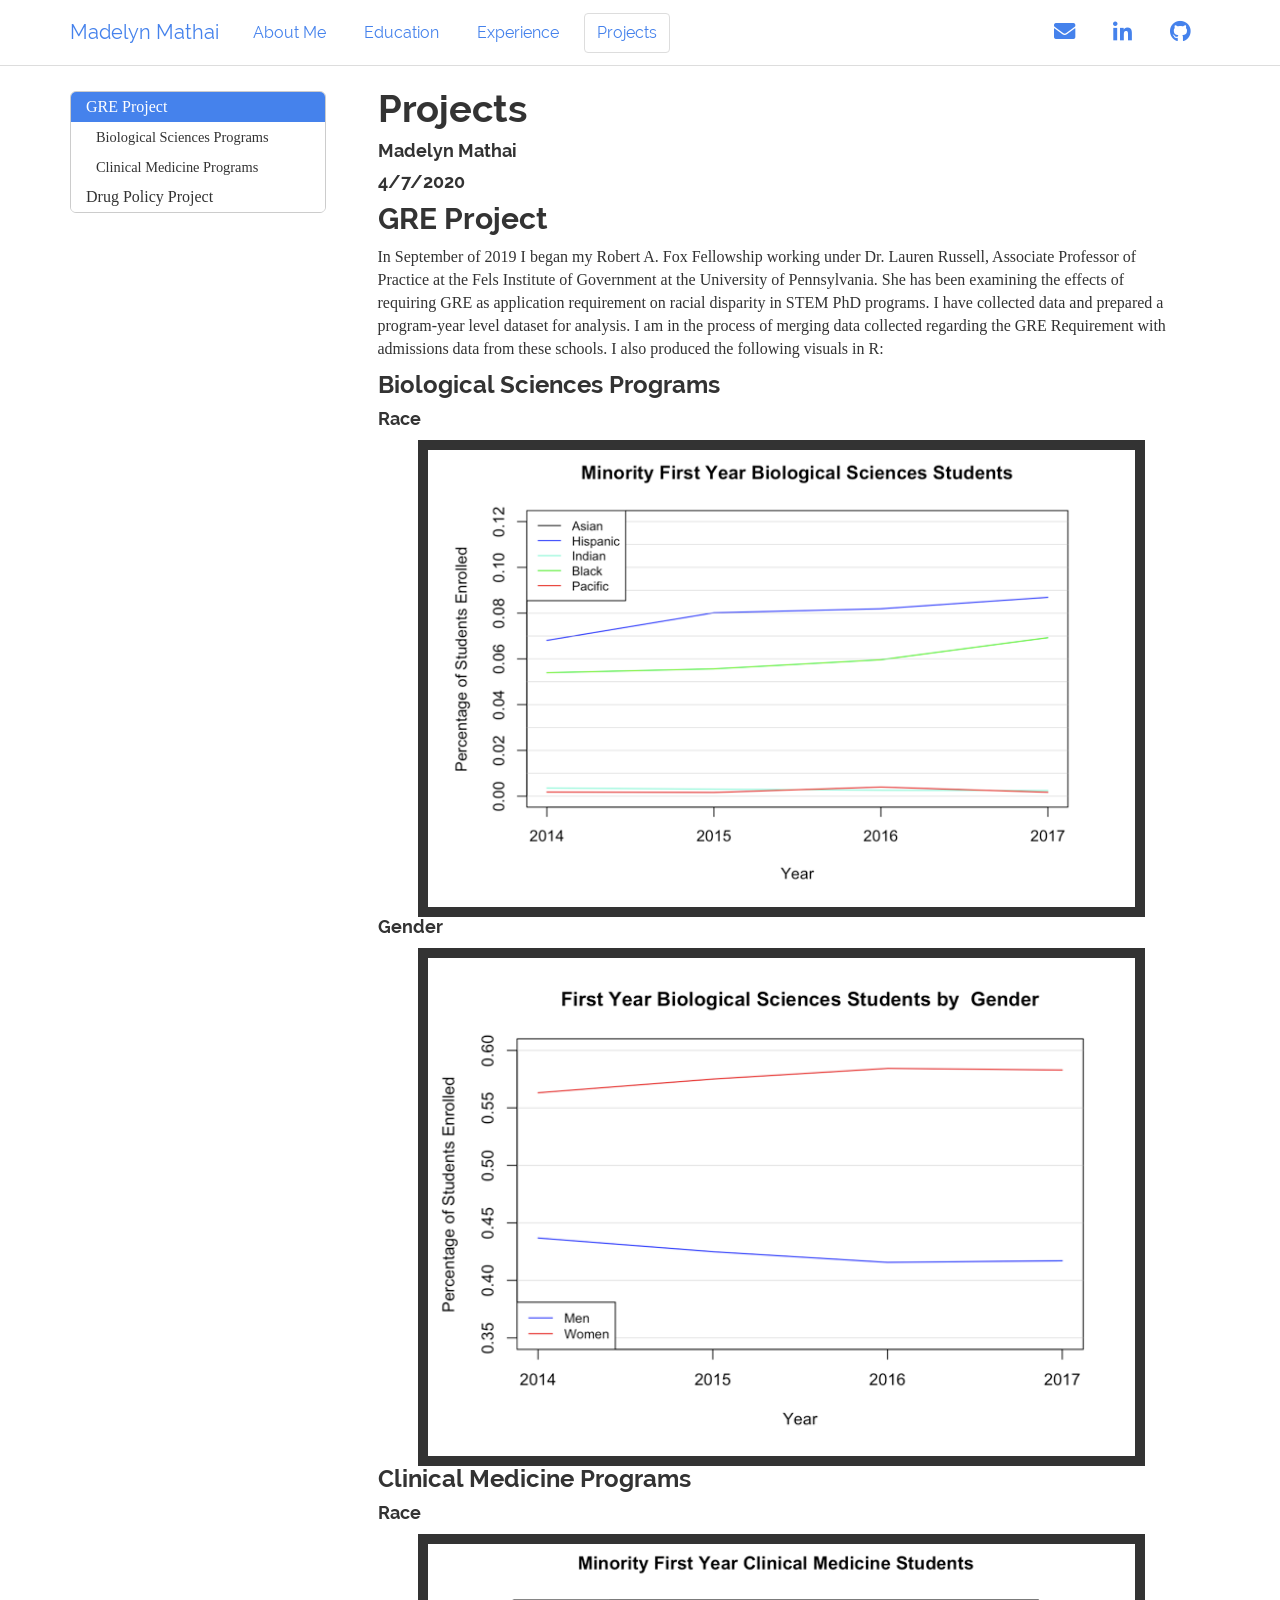
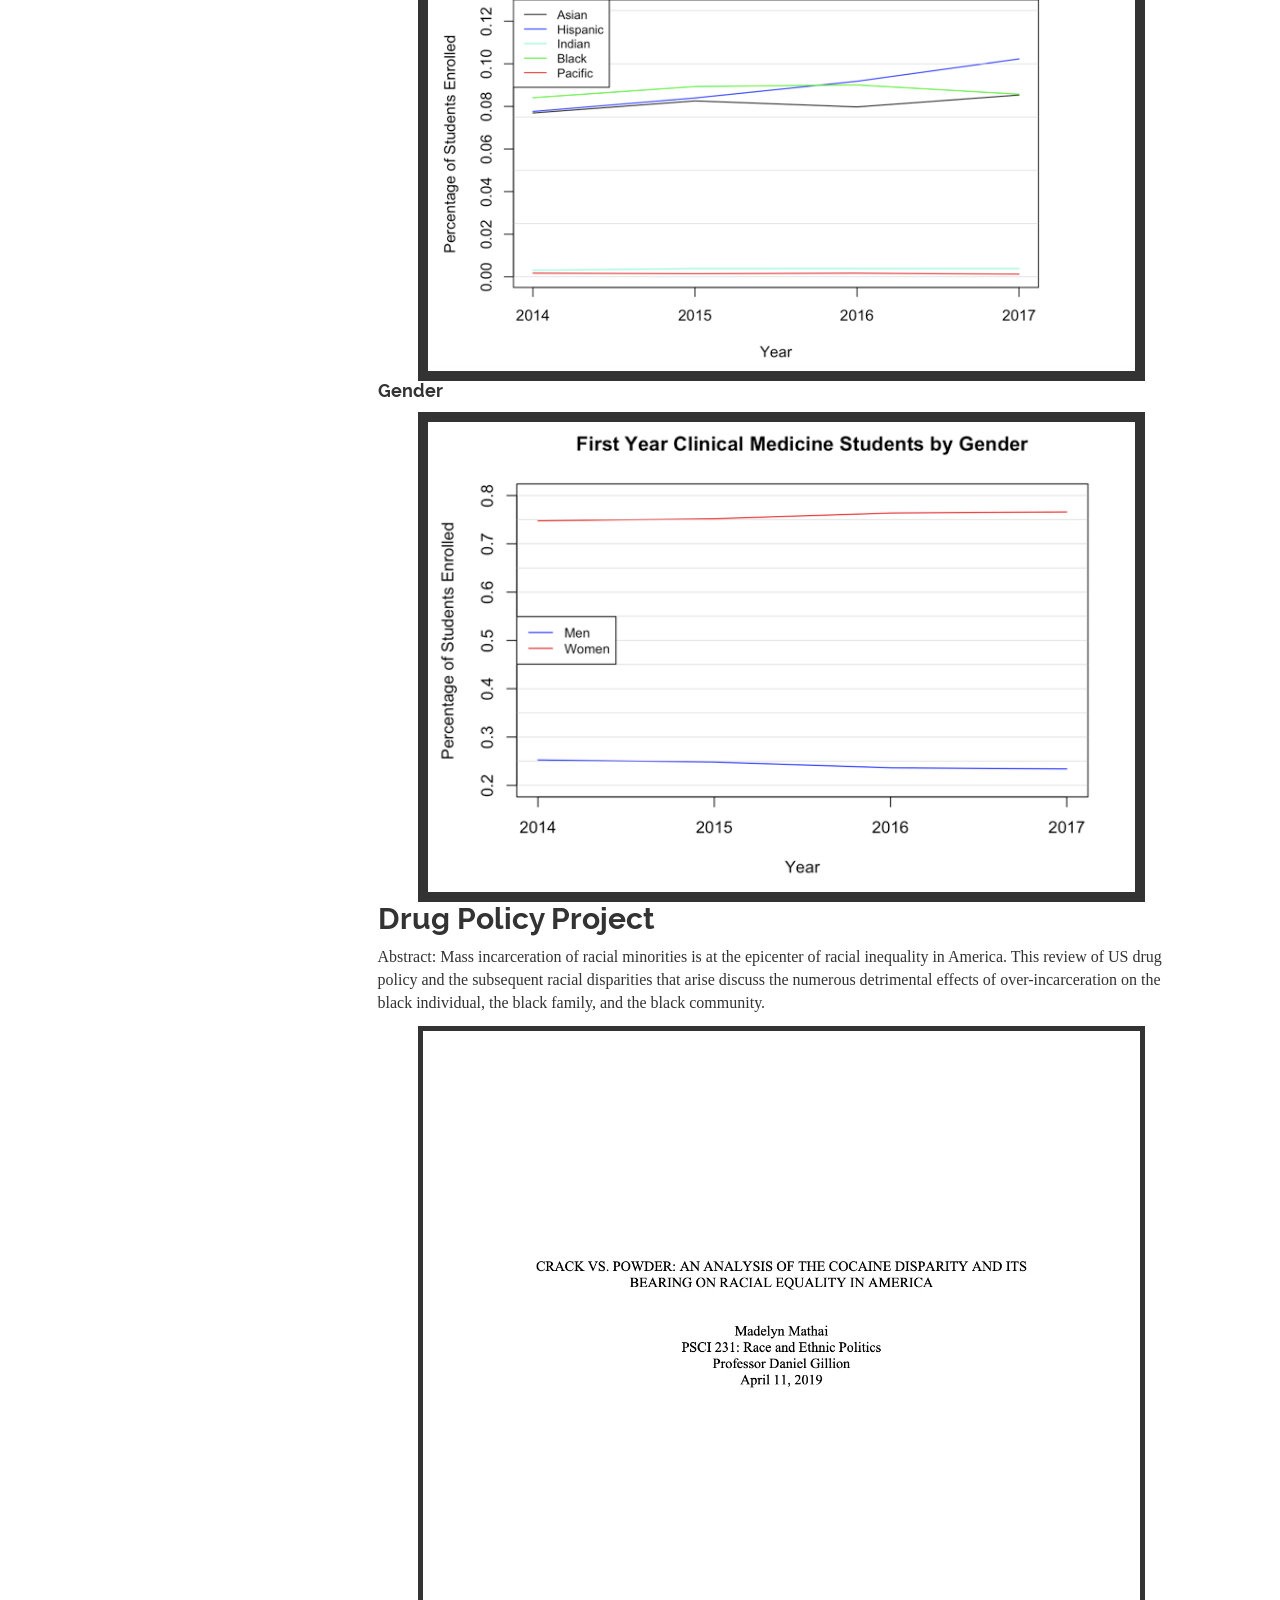
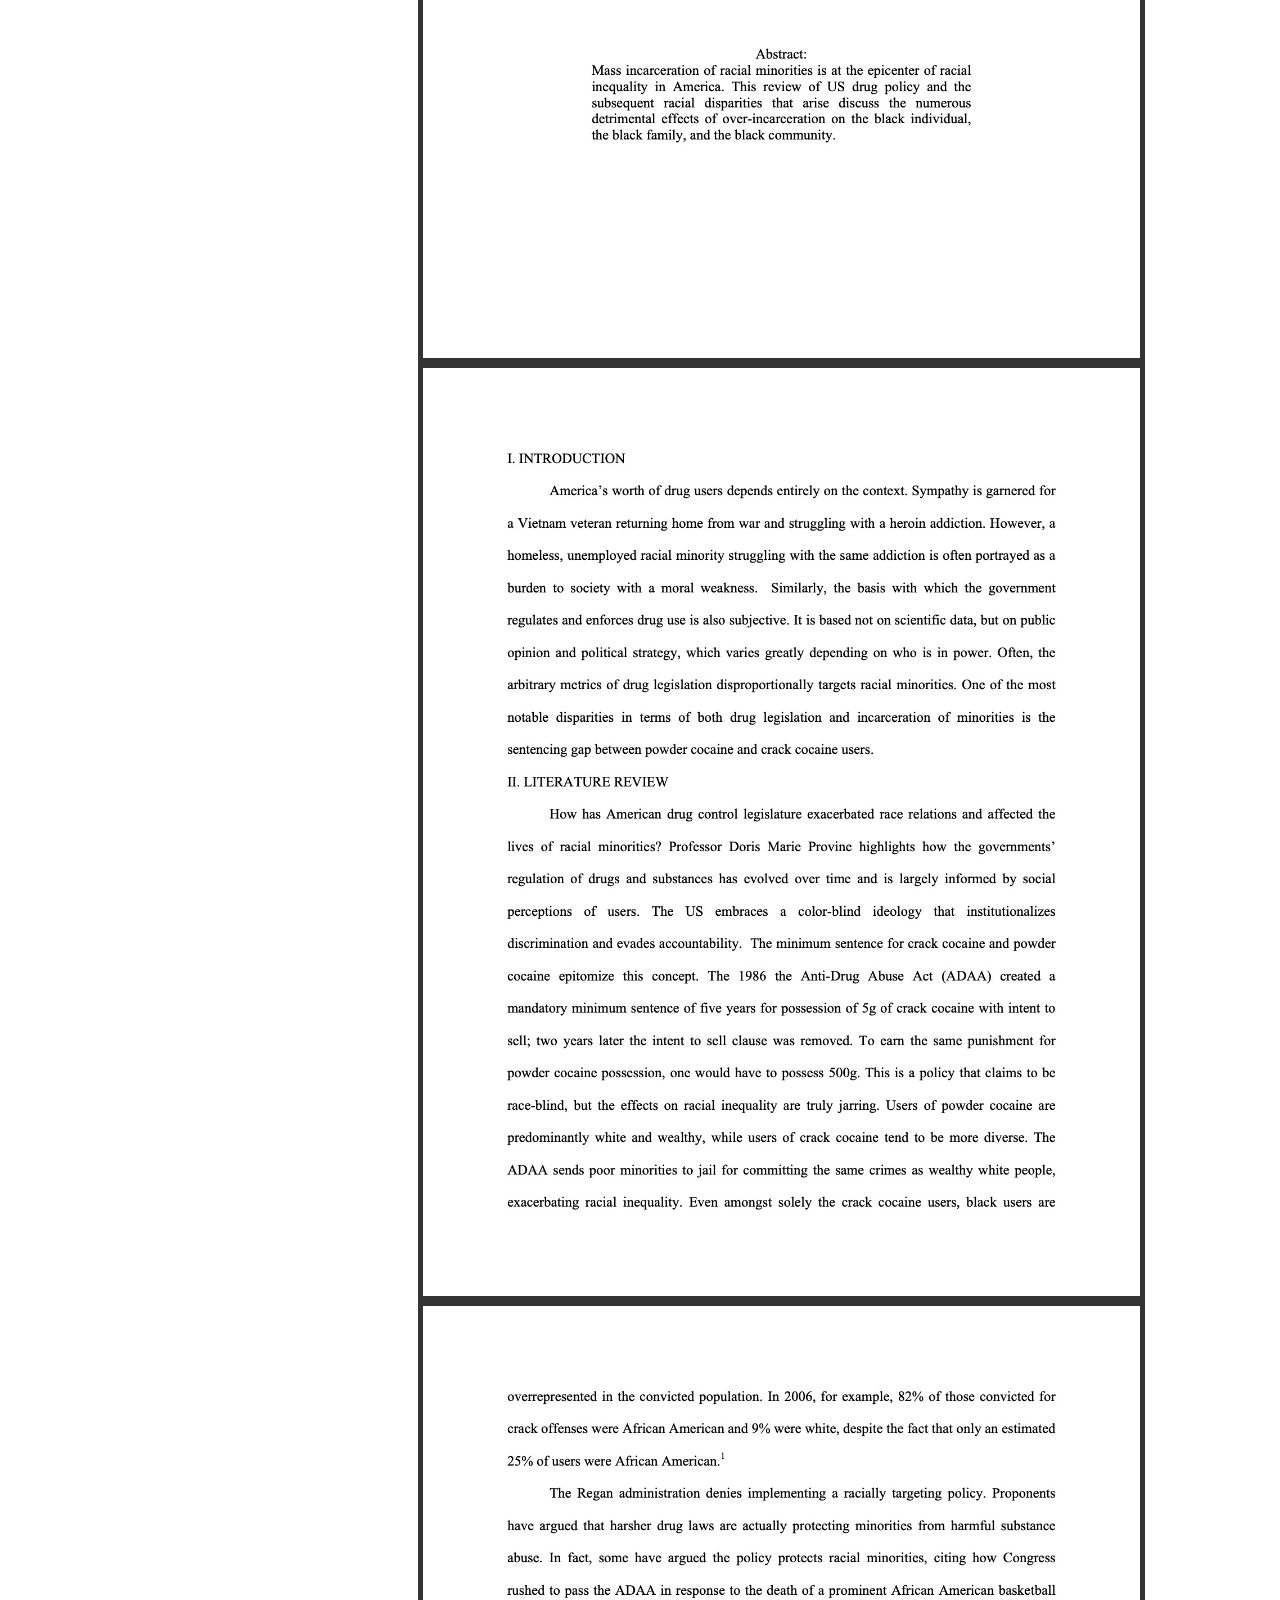
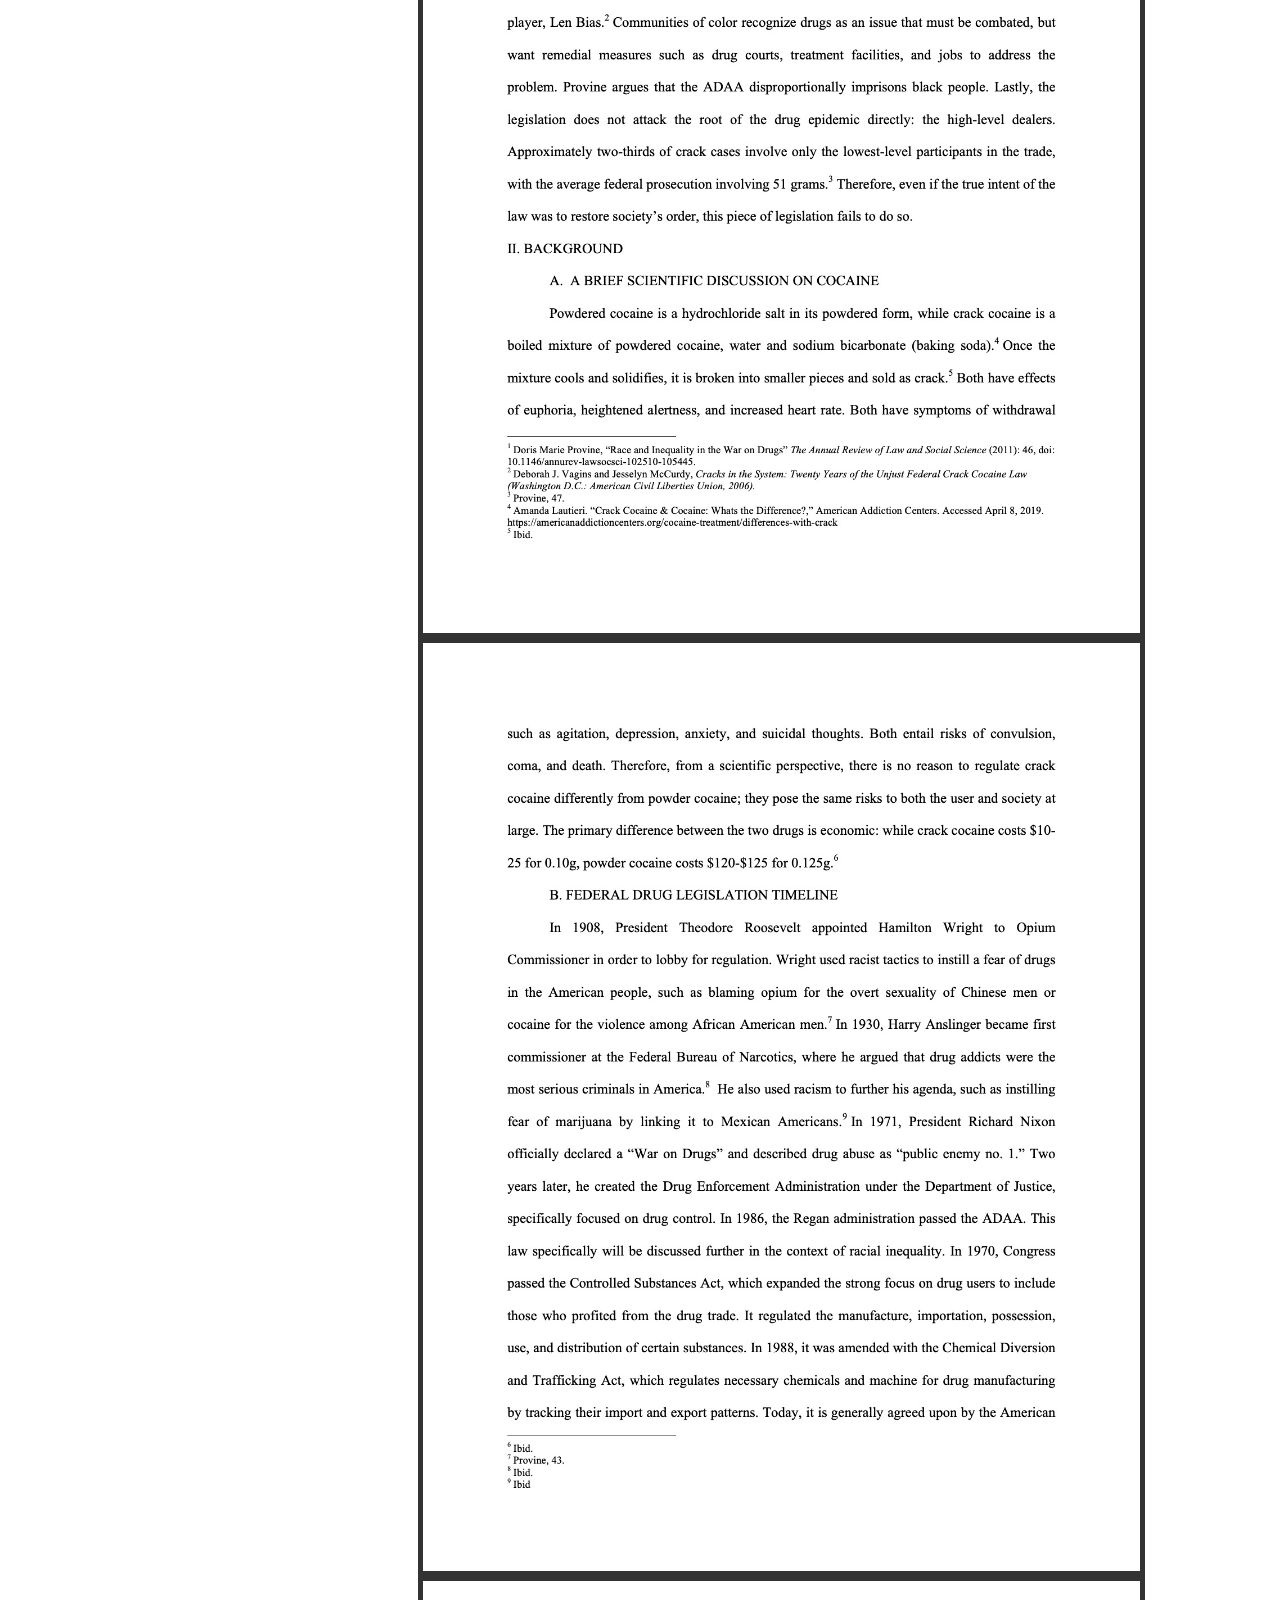
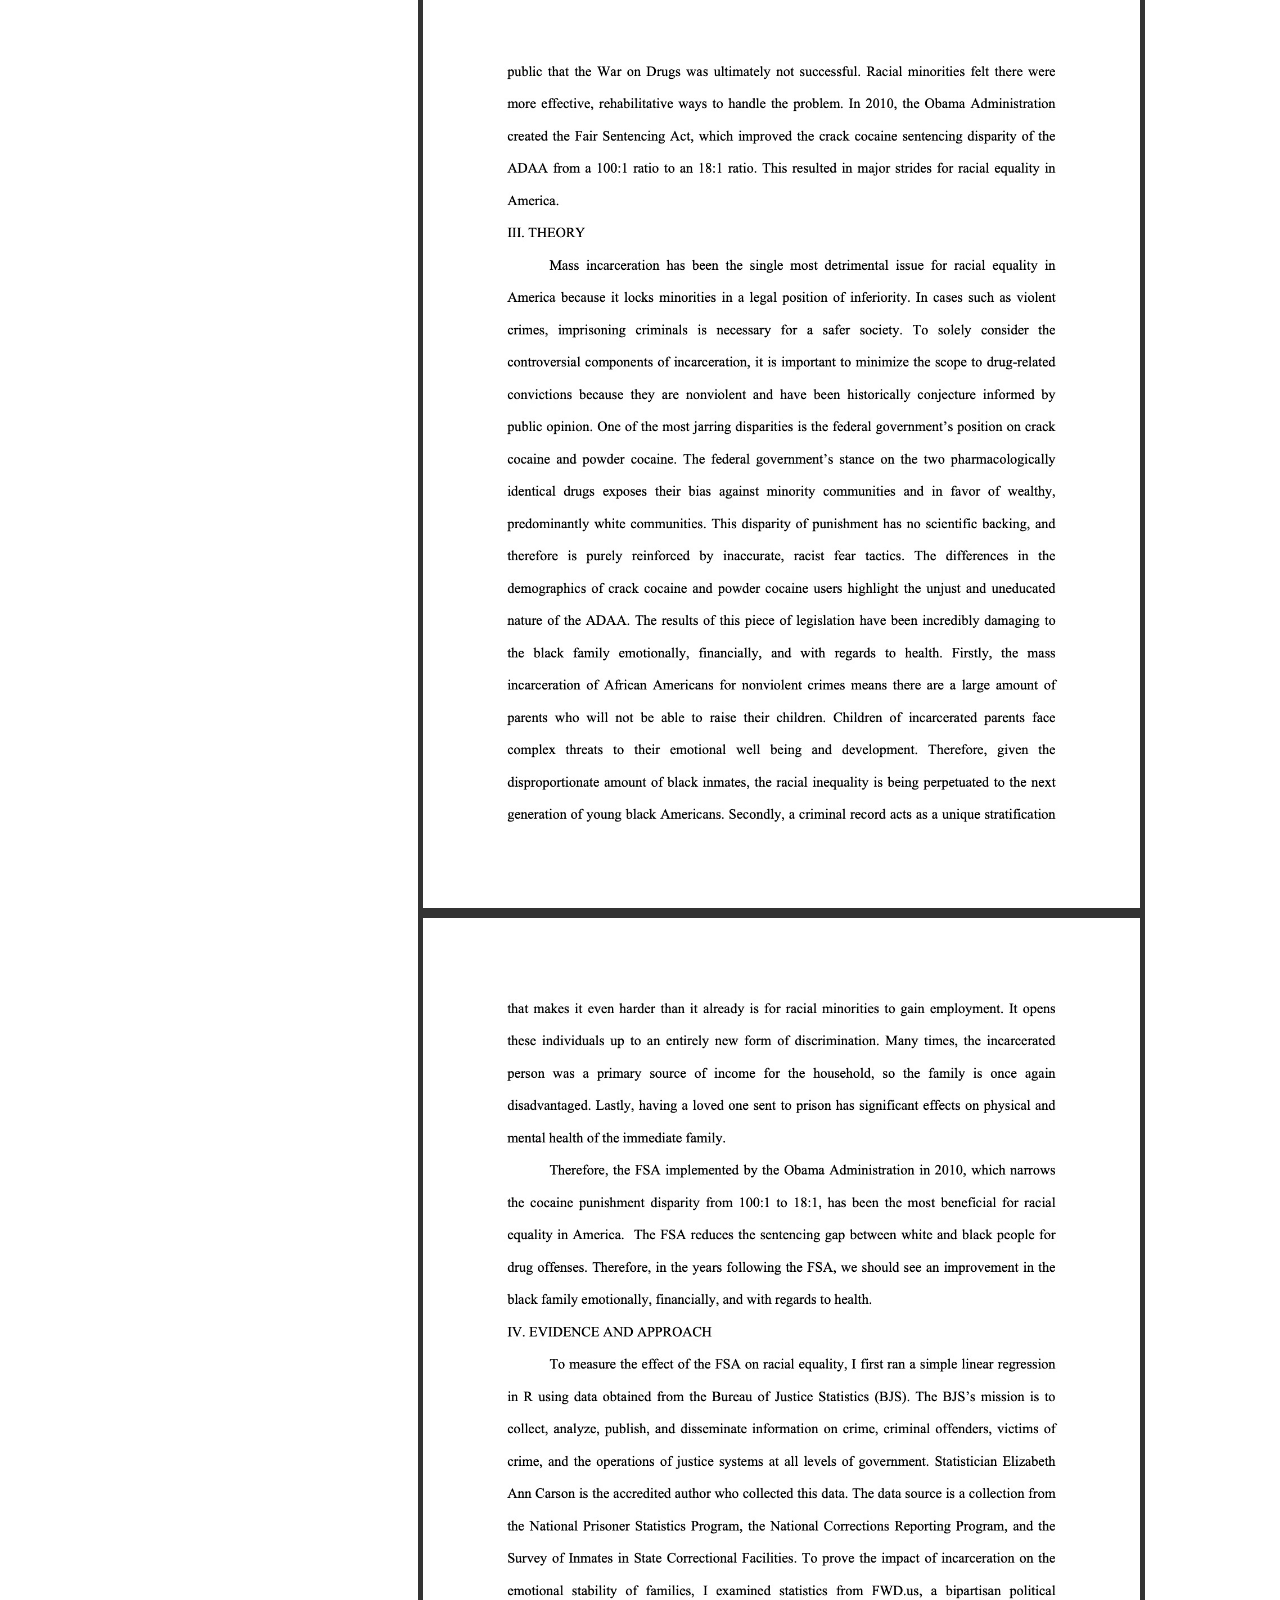
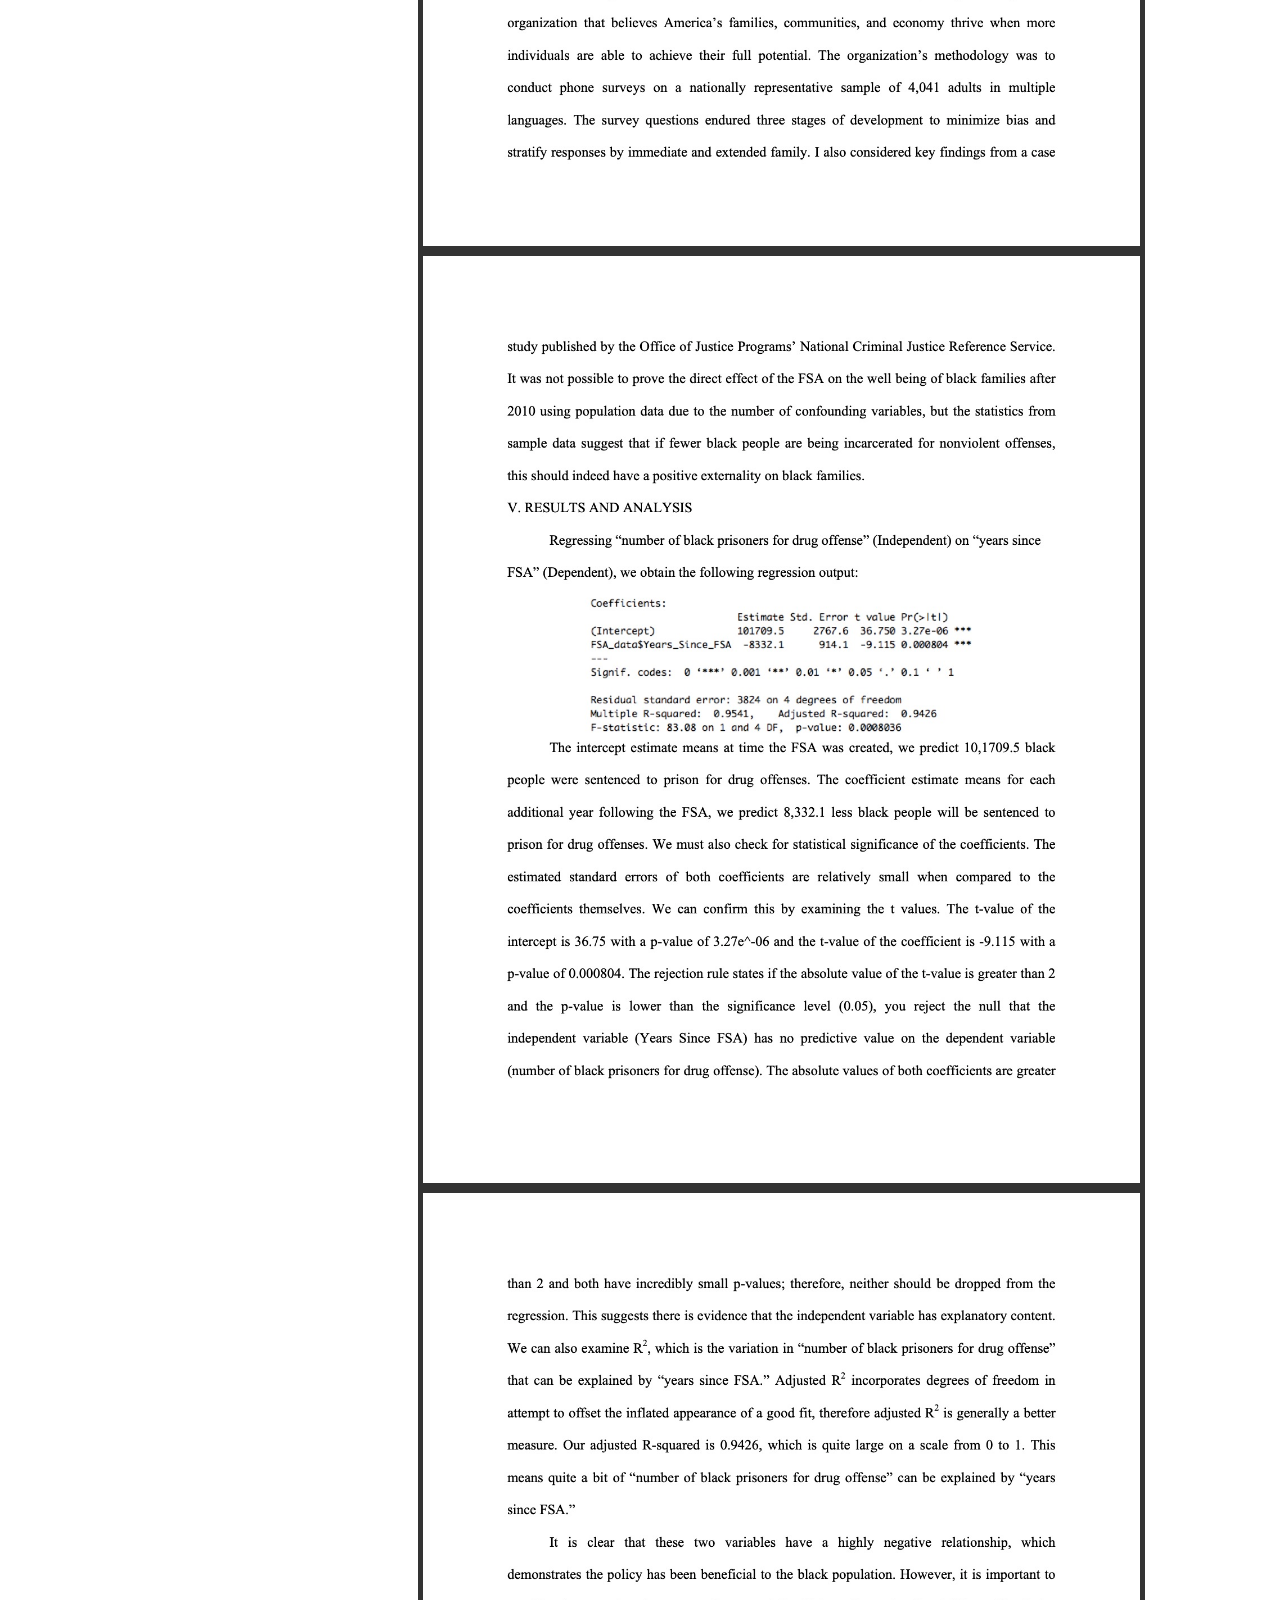
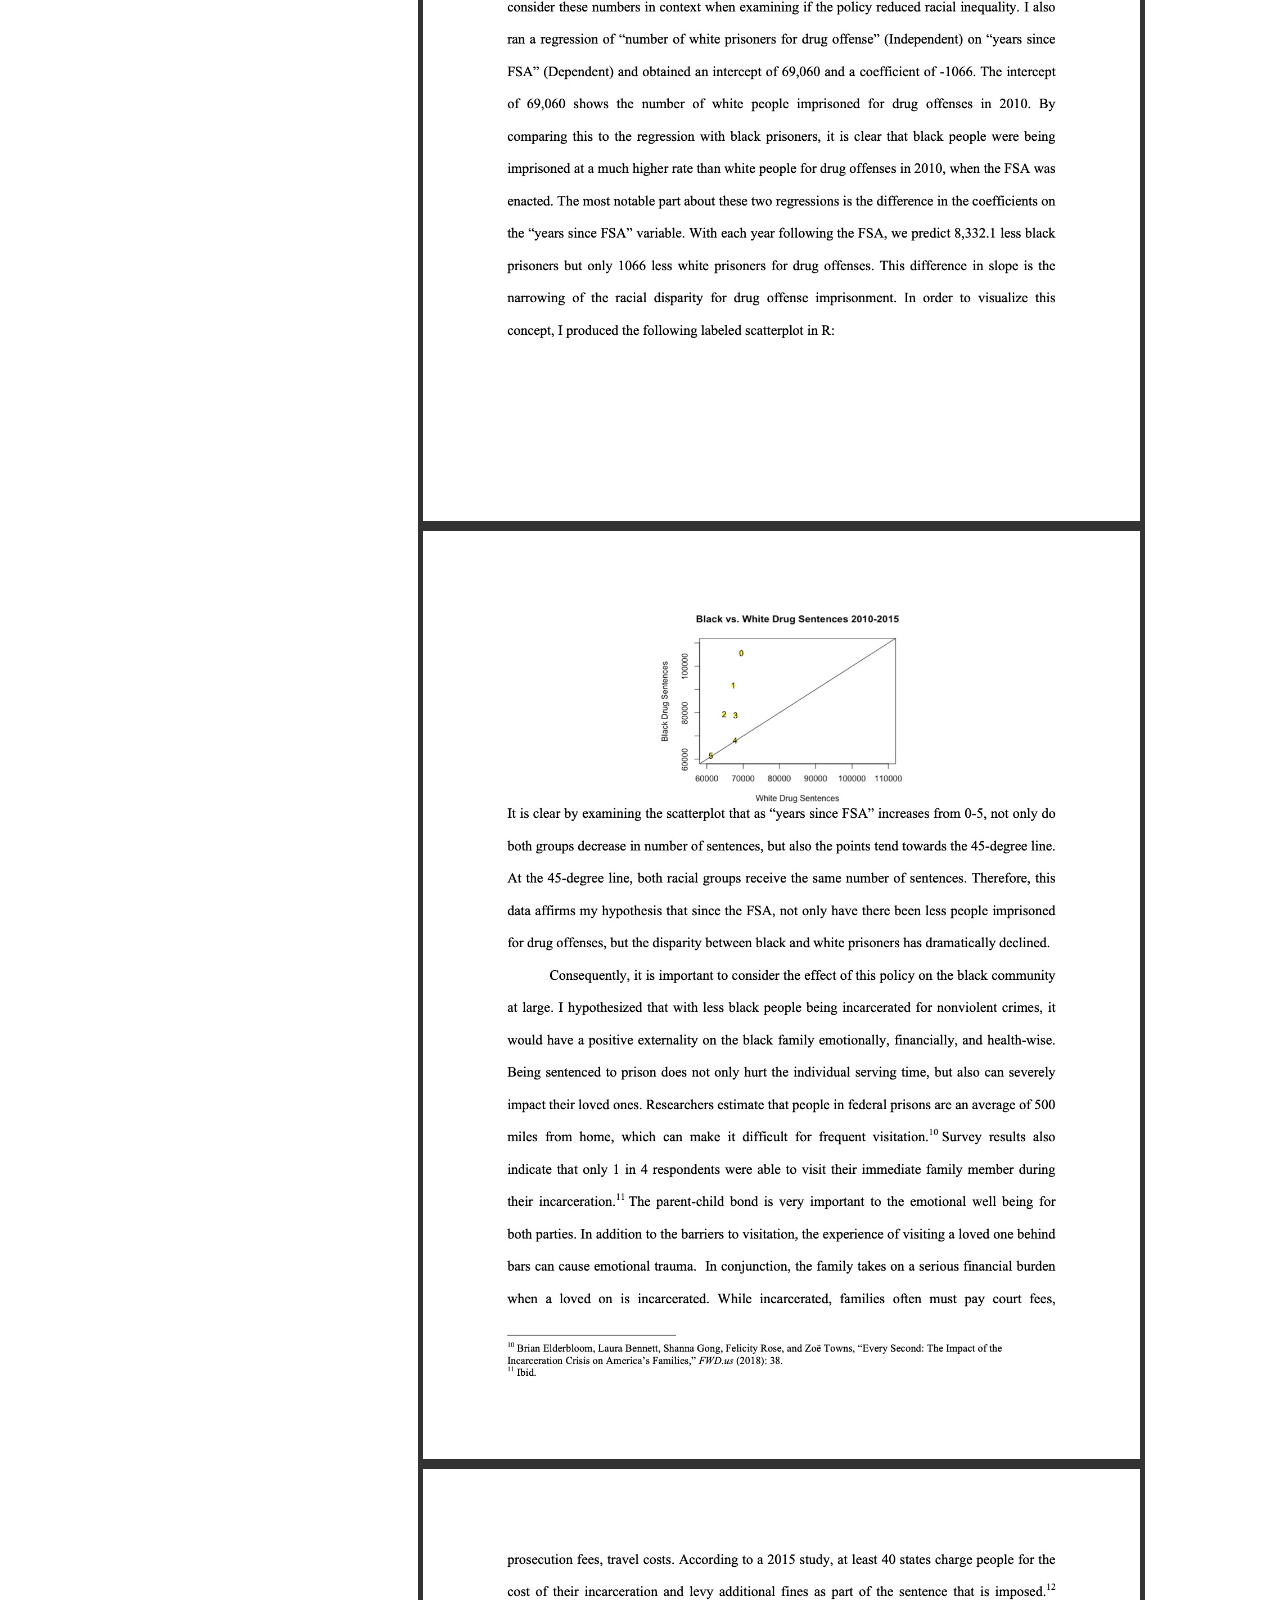
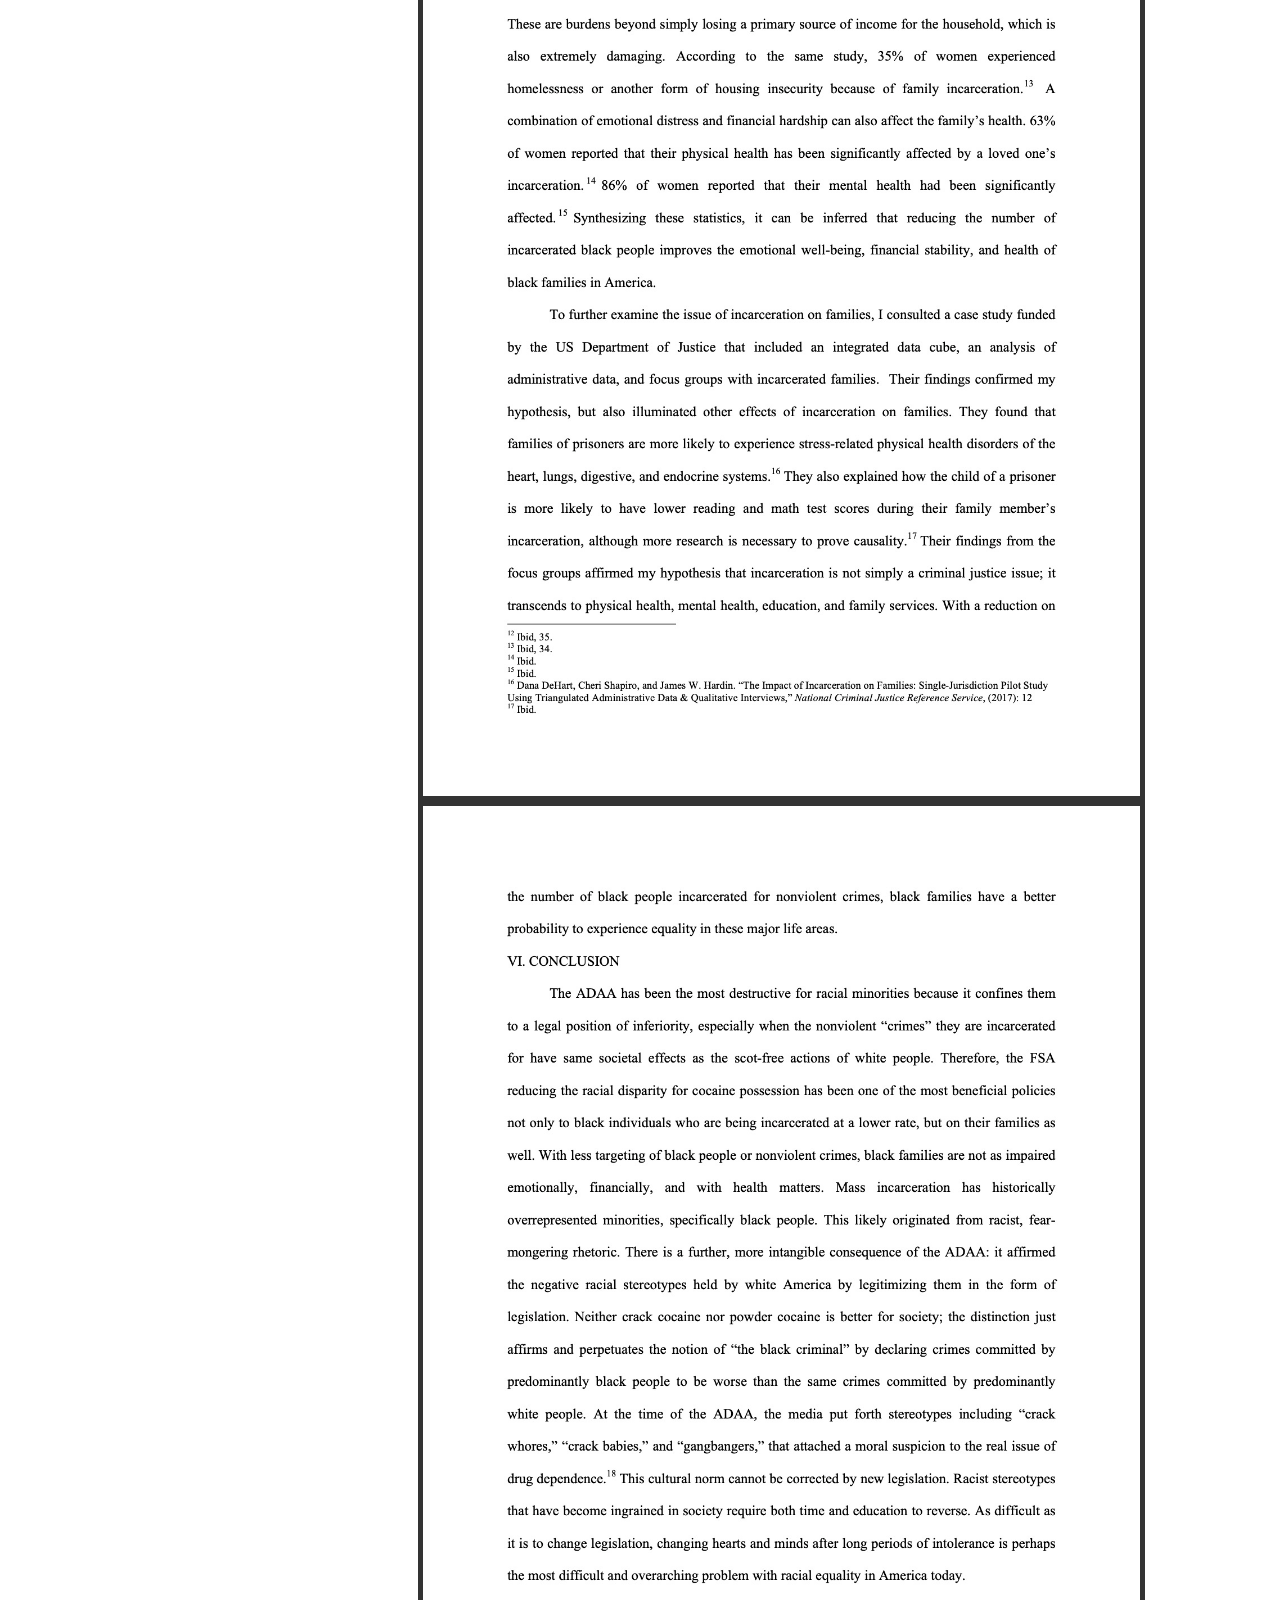
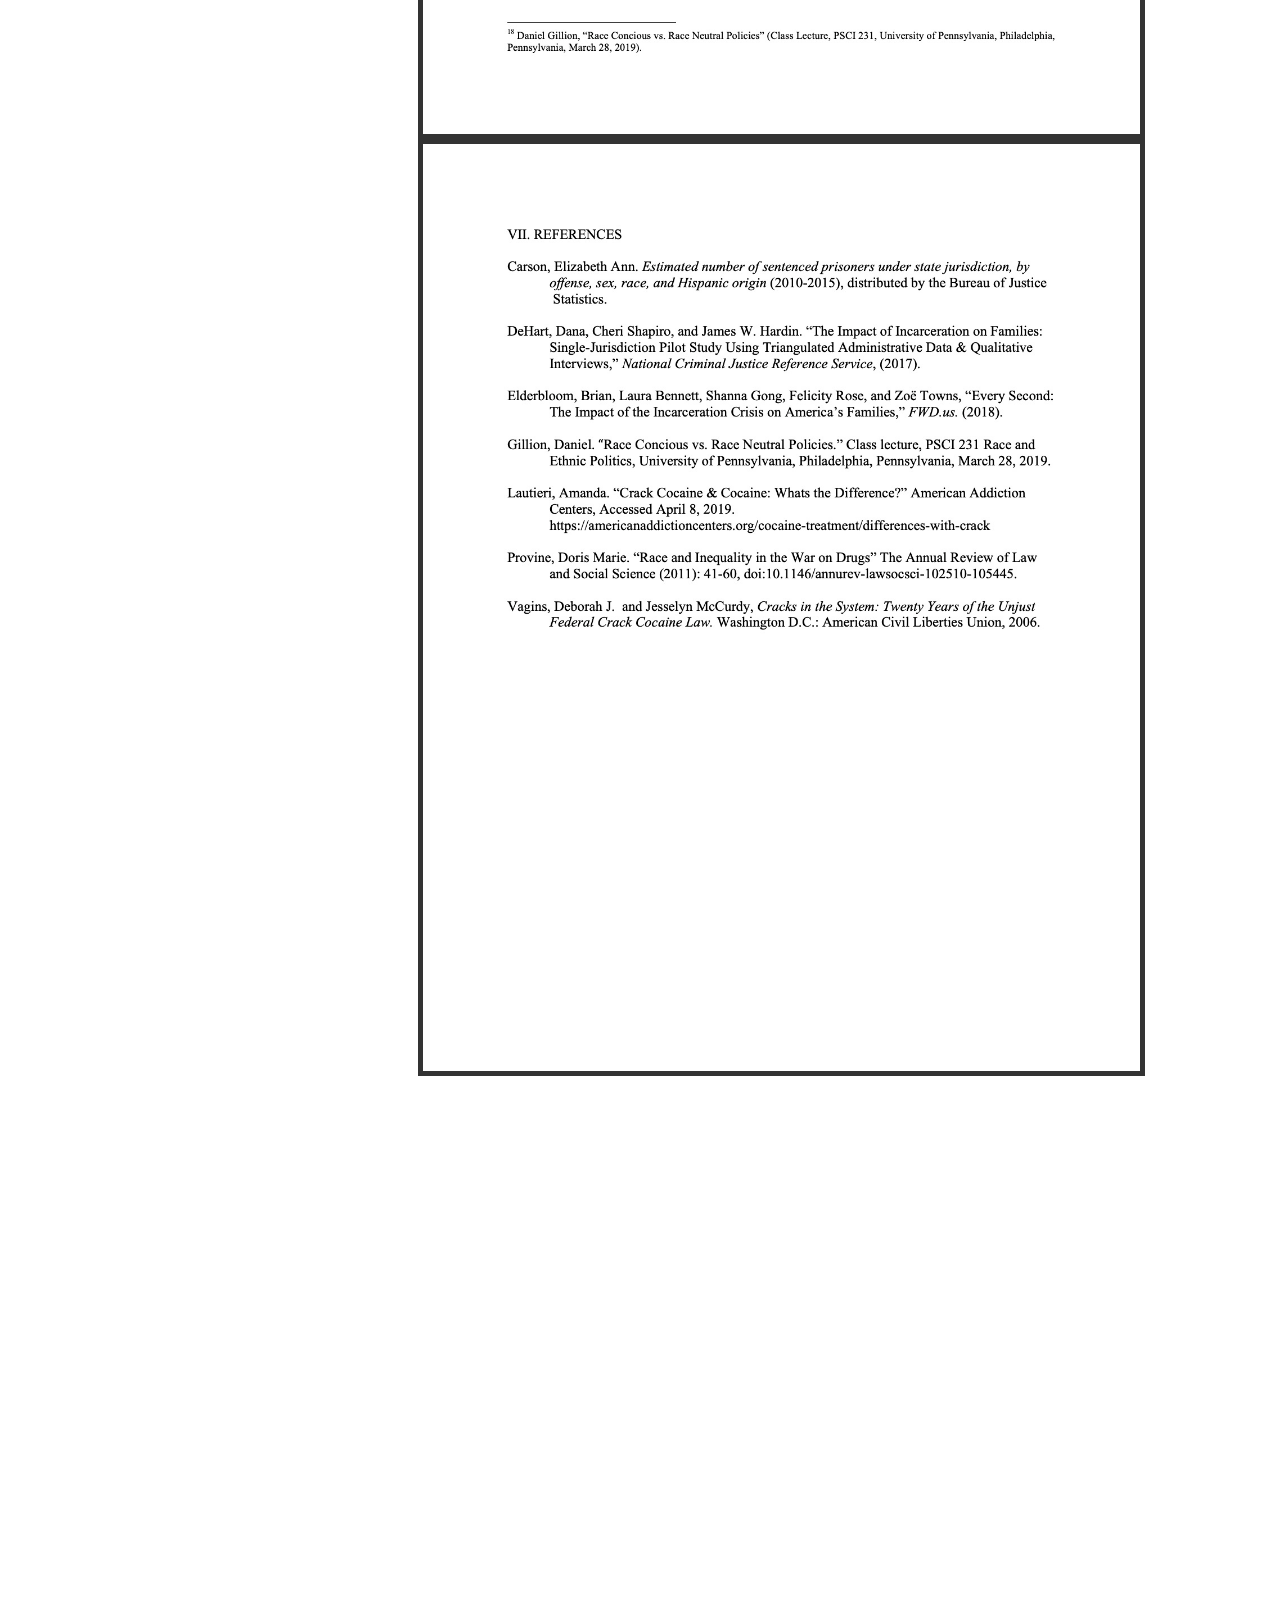
<file: proj.html>
<!DOCTYPE html>

<html>

<head>

<meta charset="utf-8" />
<meta name="generator" content="pandoc" />
<meta http-equiv="X-UA-Compatible" content="IE=EDGE" />


<meta name="author" content="Madelyn Mathai" />


<title>Projects</title>

<script src="site_libs/jquery-1.11.3/jquery.min.js"></script>
<meta name="viewport" content="width=device-width, initial-scale=1" />
<link href="site_libs/bootstrap-3.3.5/css/readable.min.css" rel="stylesheet" />
<script src="site_libs/bootstrap-3.3.5/js/bootstrap.min.js"></script>
<script src="site_libs/bootstrap-3.3.5/shim/html5shiv.min.js"></script>
<script src="site_libs/bootstrap-3.3.5/shim/respond.min.js"></script>
<script src="site_libs/jqueryui-1.11.4/jquery-ui.min.js"></script>
<link href="site_libs/tocify-1.9.1/jquery.tocify.css" rel="stylesheet" />
<script src="site_libs/tocify-1.9.1/jquery.tocify.js"></script>
<script src="site_libs/navigation-1.1/tabsets.js"></script>
<link href="site_libs/highlightjs-9.12.0/default.css" rel="stylesheet" />
<script src="site_libs/highlightjs-9.12.0/highlight.js"></script>
<link href="site_libs/font-awesome-5.1.0/css/all.css" rel="stylesheet" />
<link href="site_libs/font-awesome-5.1.0/css/v4-shims.css" rel="stylesheet" />

<style type="text/css">code{white-space: pre;}</style>
<style type="text/css">
  pre:not([class]) {
    background-color: white;
  }
</style>
<script type="text/javascript">
if (window.hljs) {
  hljs.configure({languages: []});
  hljs.initHighlightingOnLoad();
  if (document.readyState && document.readyState === "complete") {
    window.setTimeout(function() { hljs.initHighlighting(); }, 0);
  }
}
</script>



<style type="text/css">
h1 {
  font-size: 34px;
}
h1.title {
  font-size: 38px;
}
h2 {
  font-size: 30px;
}
h3 {
  font-size: 24px;
}
h4 {
  font-size: 18px;
}
h5 {
  font-size: 16px;
}
h6 {
  font-size: 12px;
}
.table th:not([align]) {
  text-align: left;
}
</style>




<style type = "text/css">
.main-container {
  max-width: 940px;
  margin-left: auto;
  margin-right: auto;
}
code {
  color: inherit;
  background-color: rgba(0, 0, 0, 0.04);
}
img {
  max-width:100%;
}
.tabbed-pane {
  padding-top: 12px;
}
.html-widget {
  margin-bottom: 20px;
}
button.code-folding-btn:focus {
  outline: none;
}
summary {
  display: list-item;
}
</style>


<style type="text/css">
/* padding for bootstrap navbar */
body {
  padding-top: 66px;
  padding-bottom: 40px;
}
/* offset scroll position for anchor links (for fixed navbar)  */
.section h1 {
  padding-top: 71px;
  margin-top: -71px;
}
.section h2 {
  padding-top: 71px;
  margin-top: -71px;
}
.section h3 {
  padding-top: 71px;
  margin-top: -71px;
}
.section h4 {
  padding-top: 71px;
  margin-top: -71px;
}
.section h5 {
  padding-top: 71px;
  margin-top: -71px;
}
.section h6 {
  padding-top: 71px;
  margin-top: -71px;
}
.dropdown-submenu {
  position: relative;
}
.dropdown-submenu>.dropdown-menu {
  top: 0;
  left: 100%;
  margin-top: -6px;
  margin-left: -1px;
  border-radius: 0 6px 6px 6px;
}
.dropdown-submenu:hover>.dropdown-menu {
  display: block;
}
.dropdown-submenu>a:after {
  display: block;
  content: " ";
  float: right;
  width: 0;
  height: 0;
  border-color: transparent;
  border-style: solid;
  border-width: 5px 0 5px 5px;
  border-left-color: #cccccc;
  margin-top: 5px;
  margin-right: -10px;
}
.dropdown-submenu:hover>a:after {
  border-left-color: #ffffff;
}
.dropdown-submenu.pull-left {
  float: none;
}
.dropdown-submenu.pull-left>.dropdown-menu {
  left: -100%;
  margin-left: 10px;
  border-radius: 6px 0 6px 6px;
}
</style>

<script>
// manage active state of menu based on current page
$(document).ready(function () {
  // active menu anchor
  href = window.location.pathname
  href = href.substr(href.lastIndexOf('/') + 1)
  if (href === "")
    href = "index.html";
  var menuAnchor = $('a[href="' + href + '"]');

  // mark it active
  menuAnchor.parent().addClass('active');

  // if it's got a parent navbar menu mark it active as well
  menuAnchor.closest('li.dropdown').addClass('active');
});
</script>

<!-- tabsets -->

<style type="text/css">
.tabset-dropdown > .nav-tabs {
  display: inline-table;
  max-height: 500px;
  min-height: 44px;
  overflow-y: auto;
  background: white;
  border: 1px solid #ddd;
  border-radius: 4px;
}

.tabset-dropdown > .nav-tabs > li.active:before {
  content: "";
  font-family: 'Glyphicons Halflings';
  display: inline-block;
  padding: 10px;
  border-right: 1px solid #ddd;
}

.tabset-dropdown > .nav-tabs.nav-tabs-open > li.active:before {
  content: "&#xe258;";
  border: none;
}

.tabset-dropdown > .nav-tabs.nav-tabs-open:before {
  content: "";
  font-family: 'Glyphicons Halflings';
  display: inline-block;
  padding: 10px;
  border-right: 1px solid #ddd;
}

.tabset-dropdown > .nav-tabs > li.active {
  display: block;
}

.tabset-dropdown > .nav-tabs > li > a,
.tabset-dropdown > .nav-tabs > li > a:focus,
.tabset-dropdown > .nav-tabs > li > a:hover {
  border: none;
  display: inline-block;
  border-radius: 4px;
  background-color: transparent;
}

.tabset-dropdown > .nav-tabs.nav-tabs-open > li {
  display: block;
  float: none;
}

.tabset-dropdown > .nav-tabs > li {
  display: none;
}
</style>

<!-- code folding -->



<style type="text/css">

#TOC {
  margin: 25px 0px 20px 0px;
}
@media (max-width: 768px) {
#TOC {
  position: relative;
  width: 100%;
}
}

@media print {
.toc-content {
  /* see https://github.com/w3c/csswg-drafts/issues/4434 */
  float: right;
}
}

.toc-content {
  padding-left: 30px;
  padding-right: 40px;
}

div.main-container {
  max-width: 1200px;
}

div.tocify {
  width: 20%;
  max-width: 260px;
  max-height: 85%;
}

@media (min-width: 768px) and (max-width: 991px) {
  div.tocify {
    width: 25%;
  }
}

@media (max-width: 767px) {
  div.tocify {
    width: 100%;
    max-width: none;
  }
}

.tocify ul, .tocify li {
  line-height: 20px;
}

.tocify-subheader .tocify-item {
  font-size: 0.90em;
}

.tocify .list-group-item {
  border-radius: 0px;
}


</style>



</head>

<body>


<div class="container-fluid main-container">


<!-- setup 3col/9col grid for toc_float and main content  -->
<div class="row-fluid">
<div class="col-xs-12 col-sm-4 col-md-3">
<div id="TOC" class="tocify">
</div>
</div>

<div class="toc-content col-xs-12 col-sm-8 col-md-9">




<div class="navbar navbar-default  navbar-fixed-top" role="navigation">
  <div class="container">
    <div class="navbar-header">
      <button type="button" class="navbar-toggle collapsed" data-toggle="collapse" data-target="#navbar">
        <span class="icon-bar"></span>
        <span class="icon-bar"></span>
        <span class="icon-bar"></span>
      </button>
      <a class="navbar-brand" href="index.html">Madelyn Mathai</a>
    </div>
    <div id="navbar" class="navbar-collapse collapse">
      <ul class="nav navbar-nav">
        <li>
  <a href="aboutme.html">About Me</a>
</li>
<li>
  <a href="education.html">Education</a>
</li>
<li>
  <a href="experience.html">Experience</a>
</li>
<li>
  <a href="proj.html">Projects</a>
</li>
      </ul>
      <ul class="nav navbar-nav navbar-right">
        <li>
  <a href="mailto:&lt;madelynm1398@gmail.com&gt;">
    <span class="fa fa-envelope fa-lg"></span>
     
  </a>
</li>
<li>
  <a href="https://www.linkedin.com/in/madelynmathai/">
    <span class="fa fa-linkedin fa-lg"></span>
     
  </a>
</li>
<li>
  <a href="http://github.com/mathaim/">
    <span class="fa fa-github fa-lg"></span>
     
  </a>
</li>
      </ul>
    </div><!--/.nav-collapse -->
  </div><!--/.container -->
</div><!--/.navbar -->

<div class="fluid-row" id="header">



<h1 class="title toc-ignore">Projects</h1>
<h4 class="author">Madelyn Mathai</h4>
<h4 class="date">4/7/2020</h4>

</div>


<div id="gre-project" class="section level2">
<h2>GRE Project</h2>
<p>In September of 2019 I began my Robert A. Fox Fellowship working under Dr. Lauren Russell, Associate Professor of Practice at the Fels Institute of Government at the University of Pennsylvania. She has been examining the effects of requiring GRE as application requirement on racial disparity in STEM PhD programs. I have collected data and prepared a program-year level dataset for analysis. I am in the process of merging data collected regarding the GRE Requirement with admissions data from these schools. I also produced the following visuals in R:</p>
<div id="biological-sciences-programs" class="section level3">
<h3>Biological Sciences Programs</h3>
<div id="race" class="section level4">
<h4>Race</h4>
<center>
<img src="Bio.Race.Minority.png" style="width:90%; border:10px solid">
</center>
</div>
<div id="gender" class="section level4">
<h4>Gender</h4>
<center>
<img src="Bio.Gender.png" style="width:90%; border:10px solid">
</center>
</div>
</div>
<div id="clinical-medicine-programs" class="section level3">
<h3>Clinical Medicine Programs</h3>
<div id="race-1" class="section level4">
<h4>Race</h4>
<center>
<img src="Med.Race.Minority.png" style="width:90%; border:10px solid">
</center>
</div>
<div id="gender-1" class="section level4">
<h4>Gender</h4>
<center>
<img src="Med.Gender.png" style="width:90%; border:10px solid">
</center>
</div>
</div>
</div>
<div id="drug-policy-project" class="section level2">
<h2>Drug Policy Project</h2>
<p>Abstract: Mass incarceration of racial minorities is at the epicenter of racial inequality in America. This review of US drug policy and the subsequent racial disparities that arise discuss the numerous detrimental effects of over-incarceration on the black individual, the black family, and the black community.</p>
<center>
<img src="MM.jpg" style="width:90%; border:5px solid">
</center>
<center>
<img src="MM2.jpg" style="width:90%; border:5px solid">
</center>
<center>
<img src="MM3.jpg" style="width:90%; border:5px solid">
</center>
<center>
<img src="MM4.jpg" style="width:90%; border:5px solid">
</center>
<center>
<img src="MM5.jpg" style="width:90%; border:5px solid">
</center>
<center>
<img src="MM6.jpg" style="width:90%; border:5px solid">
</center>
<center>
<img src="MM7.jpg" style="width:90%; border:5px solid">
</center>
<center>
<img src="MM8.jpg" style="width:90%; border:5px solid">
</center>
<center>
<img src="MM9.jpg" style="width:90%; border:5px solid">
</center>
<center>
<img src="MM10.jpg" style="width:90%; border:5px solid">
</center>
<center>
<img src="MM11.jpg" style="width:90%; border:5px solid">
</center>
<center>
<img src="MM12.jpg" style="width:90%; border:5px solid">
</center>
</div>



</div>
</div>

</div>

<script>

// add bootstrap table styles to pandoc tables
function bootstrapStylePandocTables() {
  $('tr.header').parent('thead').parent('table').addClass('table table-condensed');
}
$(document).ready(function () {
  bootstrapStylePandocTables();
});


</script>

<!-- tabsets -->

<script>
$(document).ready(function () {
  window.buildTabsets("TOC");
});

$(document).ready(function () {
  $('.tabset-dropdown > .nav-tabs > li').click(function () {
    $(this).parent().toggleClass('nav-tabs-open')
  });
});
</script>

<!-- code folding -->

<script>
$(document).ready(function ()  {

    // move toc-ignore selectors from section div to header
    $('div.section.toc-ignore')
        .removeClass('toc-ignore')
        .children('h1,h2,h3,h4,h5').addClass('toc-ignore');

    // establish options
    var options = {
      selectors: "h1,h2,h3",
      theme: "bootstrap3",
      context: '.toc-content',
      hashGenerator: function (text) {
        return text.replace(/[.\\/?&!#<>]/g, '').replace(/\s/g, '_').toLowerCase();
      },
      ignoreSelector: ".toc-ignore",
      scrollTo: 0
    };
    options.showAndHide = true;
    options.smoothScroll = true;

    // tocify
    var toc = $("#TOC").tocify(options).data("toc-tocify");
});
</script>

<!-- dynamically load mathjax for compatibility with self-contained -->
<script>
  (function () {
    var script = document.createElement("script");
    script.type = "text/javascript";
    script.src  = "https://mathjax.rstudio.com/latest/MathJax.js?config=TeX-AMS-MML_HTMLorMML";
    document.getElementsByTagName("head")[0].appendChild(script);
  })();
</script>

</body>
</html>
</file>
<file: style.css>
:root {
  --bg: #faf8f3;
  --text: #222;
  --muted: #666;
  --rule: #e2ddd2;
  --accent: #b5452b;
  --serif: "Source Serif 4", Georgia, "Times New Roman", serif;
  --sans: -apple-system, BlinkMacSystemFont, "Segoe UI", Helvetica, Arial, sans-serif;
}

* { box-sizing: border-box; }
html { scroll-behavior: smooth; scroll-padding-top: 64px; }
body {
  margin: 0;
  background: var(--bg);
  color: var(--text);
  font: 18px/1.65 var(--serif);
  -webkit-font-smoothing: antialiased;
}
a { color: var(--accent); text-decoration: none; border-bottom: 1px solid transparent; }
a:hover { border-bottom-color: var(--accent); }
img { max-width: 100%; display: block; }

/* Nav */
.nav {
  position: sticky; top: 0; z-index: 10;
  background: rgba(250, 248, 243, .94);
  backdrop-filter: blur(6px);
  border-bottom: 1px solid var(--rule);
}
.nav-inner {
  max-width: 760px; margin: 0 auto; padding: 14px 16px;
  display: flex; gap: 20px; align-items: baseline; flex-wrap: wrap;
  font: 13px/1.4 var(--sans); letter-spacing: .04em;
}
.nav-name { font-weight: 700; color: var(--text); text-transform: uppercase; margin-right: auto; }
.nav a:not(.nav-name) { color: var(--muted); }
.nav a:not(.nav-name):hover { color: var(--accent); }

/* Layout */
main { max-width: 760px; margin: 0 auto; padding: 0 16px; }
section { padding: 40px 0; border-top: 1px solid var(--rule); }
section:first-child { border-top: 0; }
h1 { font-size: 44px; line-height: 1.1; font-weight: 600; margin: 0 0 6px; }
h2 {
  font: 600 13px/1 var(--sans); letter-spacing: .12em; text-transform: uppercase;
  color: var(--muted); margin: 0 0 24px;
}
h3 { font-size: 21px; line-height: 1.3; font-weight: 600; margin: 0 0 4px; }
p { margin: 0 0 14px; }

/* About */
.about { display: grid; grid-template-columns: 240px 1fr; gap: 36px; align-items: start; padding-top: 48px; }
.about img { border-radius: 10px; aspect-ratio: 4 / 5; object-fit: cover; }
.role { font: 15px/1.4 var(--sans); color: var(--muted); margin-bottom: 20px; }
.links { font: 14px/1.6 var(--sans); display: flex; flex-wrap: wrap; gap: 6px 18px; margin-top: 18px; }
.tags { display: flex; flex-wrap: wrap; gap: 8px; margin-top: 20px; padding: 0; list-style: none; }
.tags li { font: 12px/1 var(--sans); border: 1px solid var(--rule); border-radius: 999px; padding: 6px 10px; color: var(--muted); }

/* Entries */
.entry { margin-bottom: 32px; }
.entry:last-child { margin-bottom: 0; }
.meta { font: 13px/1.5 var(--sans); color: var(--muted); margin-bottom: 8px; }
.pub { margin-bottom: 18px; }
.pub .title { font-style: italic; }
.badge {
  display: inline-block; font: 600 11px/1 var(--sans); letter-spacing: .06em; text-transform: uppercase;
  color: var(--accent); border: 1px solid var(--accent); border-radius: 3px; padding: 3px 6px; margin-left: 6px;
  vertical-align: 2px;
}
.pub-links { font: 13px/1.5 var(--sans); margin-left: 8px; white-space: nowrap; }
.badge.quiet { color: var(--muted); border-color: var(--rule); }
.compact { list-style: none; padding: 0; margin: 0; }
.compact li { display: flex; justify-content: space-between; gap: 16px; padding: 8px 0; border-bottom: 1px dotted var(--rule); }
.compact li:last-child { border-bottom: 0; }
.compact .when { font: 13px/1.9 var(--sans); color: var(--muted); white-space: nowrap; }
.sub { display: block; font-size: 16px; color: var(--muted); }

footer {
  max-width: 760px; margin: 0 auto; padding: 32px 16px 48px;
  border-top: 1px solid var(--rule); font: 13px/1.5 var(--sans); color: var(--muted);
}

@media (max-width: 640px) {
  body { font-size: 17px; }
  .nav-name { width: 100%; }
  .nav-inner { gap: 14px; }
  .about { grid-template-columns: 1fr; gap: 24px; padding-top: 28px; }
  .about img { max-width: 240px; }
  h1 { font-size: 36px; }
  .compact li { flex-direction: column; gap: 0; }
}
</file>
<file: site_libs/highlightjs-9.12.0/default.css>
.hljs-literal {
  color: #990073;
}

.hljs-number {
  color: #099;
}

.hljs-comment {
  color: #998;
  font-style: italic;
}

.hljs-keyword {
  color: #900;
  font-weight: bold;
}

.hljs-string {
  color: #d14;
}
</file>
<file: site_libs/bootstrap-3.3.5/css/readable.min.css>
@font-face {
  font-family: 'Raleway';
  font-style: normal;
  font-weight: 400;
  src: url(fonts/Raleway.ttf) format('truetype');
}
@font-face {
  font-family: 'Raleway';
  font-style: normal;
  font-weight: 700;
  src: url(fonts/RalewayBold.ttf) format('truetype');
}

/*!
 * bootswatch v3.3.6
 * Homepage: http://bootswatch.com
 * Copyright 2012-2015 Thomas Park
 * Licensed under MIT
 * Based on Bootstrap
*//*!
 * Bootstrap v3.3.6 (http://getbootstrap.com)
 * Copyright 2011-2015 Twitter, Inc.
 * Licensed under MIT (https://github.com/twbs/bootstrap/blob/master/LICENSE)
 *//*! normalize.css v3.0.3 | MIT License | github.com/necolas/normalize.css */html{font-family:sans-serif;-ms-text-size-adjust:100%;-webkit-text-size-adjust:100%}body{margin:0}article,aside,details,figcaption,figure,footer,header,hgroup,main,menu,nav,section,summary{display:block}audio,canvas,progress,video{display:inline-block;vertical-align:baseline}audio:not([controls]){display:none;height:0}[hidden],template{display:none}a{background-color:transparent}a:active,a:hover{outline:0}abbr[title]{border-bottom:1px dotted}b,strong{font-weight:bold}dfn{font-style:italic}h1{font-size:2em;margin:0.67em 0}mark{background:#ff0;color:#000}small{font-size:80%}sub,sup{font-size:75%;line-height:0;position:relative;vertical-align:baseline}sup{top:-0.5em}sub{bottom:-0.25em}img{border:0}svg:not(:root){overflow:hidden}figure{margin:1em 40px}hr{-webkit-box-sizing:content-box;-moz-box-sizing:content-box;box-sizing:content-box;height:0}pre{overflow:auto}code,kbd,pre,samp{font-family:monospace, monospace;font-size:1em}button,input,optgroup,select,textarea{color:inherit;font:inherit;margin:0}button{overflow:visible}button,select{text-transform:none}button,html input[type="button"],input[type="reset"],input[type="submit"]{-webkit-appearance:button;cursor:pointer}button[disabled],html input[disabled]{cursor:default}button::-moz-focus-inner,input::-moz-focus-inner{border:0;padding:0}input{line-height:normal}input[type="checkbox"],input[type="radio"]{-webkit-box-sizing:border-box;-moz-box-sizing:border-box;box-sizing:border-box;padding:0}input[type="number"]::-webkit-inner-spin-button,input[type="number"]::-webkit-outer-spin-button{height:auto}input[type="search"]{-webkit-appearance:textfield;-webkit-box-sizing:content-box;-moz-box-sizing:content-box;box-sizing:content-box}input[type="search"]::-webkit-search-cancel-button,input[type="search"]::-webkit-search-decoration{-webkit-appearance:none}fieldset{border:1px solid #c0c0c0;margin:0 2px;padding:0.35em 0.625em 0.75em}legend{border:0;padding:0}textarea{overflow:auto}optgroup{font-weight:bold}table{border-collapse:collapse;border-spacing:0}td,th{padding:0}/*! Source: https://github.com/h5bp/html5-boilerplate/blob/master/src/css/main.css */@media print{*,*:before,*:after{background:transparent !important;color:#000 !important;-webkit-box-shadow:none !important;box-shadow:none !important;text-shadow:none !important}a,a:visited{text-decoration:underline}a[href]:after{content:" (" attr(href) ")"}abbr[title]:after{content:" (" attr(title) ")"}a[href^="#"]:after,a[href^="javascript:"]:after{content:""}pre,blockquote{border:1px solid #999;page-break-inside:avoid}thead{display:table-header-group}tr,img{page-break-inside:avoid}img{max-width:100% !important}p,h2,h3{orphans:3;widows:3}h2,h3{page-break-after:avoid}.navbar{display:none}.btn>.caret,.dropup>.btn>.caret{border-top-color:#000 !important}.label{border:1px solid #000}.table{border-collapse:collapse !important}.table td,.table th{background-color:#fff !important}.table-bordered th,.table-bordered td{border:1px solid #ddd !important}}@font-face{font-family:'Glyphicons Halflings';src:url('../fonts/glyphicons-halflings-regular.eot');src:url('../fonts/glyphicons-halflings-regular.eot?#iefix') format('embedded-opentype'),url('../fonts/glyphicons-halflings-regular.woff') format('woff'),url('../fonts/glyphicons-halflings-regular.ttf') format('truetype'),url('../fonts/glyphicons-halflings-regular.svg#glyphicons_halflingsregular') format('svg')}.glyphicon{position:relative;top:1px;display:inline-block;font-family:'Glyphicons Halflings';font-style:normal;font-weight:normal;line-height:1;-webkit-font-smoothing:antialiased;-moz-osx-font-smoothing:grayscale}.glyphicon-asterisk:before{content:"\002a"}.glyphicon-plus:before{content:"\002b"}.glyphicon-euro:before,.glyphicon-eur:before{content:"\20ac"}.glyphicon-minus:before{content:"\2212"}.glyphicon-cloud:before{content:"\2601"}.glyphicon-envelope:before{content:"\2709"}.glyphicon-pencil:before{content:"\270f"}.glyphicon-glass:before{content:"\e001"}.glyphicon-music:before{content:"\e002"}.glyphicon-search:before{content:"\e003"}.glyphicon-heart:before{content:"\e005"}.glyphicon-star:before{content:"\e006"}.glyphicon-star-empty:before{content:"\e007"}.glyphicon-user:before{content:"\e008"}.glyphicon-film:before{content:"\e009"}.glyphicon-th-large:before{content:"\e010"}.glyphicon-th:before{content:"\e011"}.glyphicon-th-list:before{content:"\e012"}.glyphicon-ok:before{content:"\e013"}.glyphicon-remove:before{content:"\e014"}.glyphicon-zoom-in:before{content:"\e015"}.glyphicon-zoom-out:before{content:"\e016"}.glyphicon-off:before{content:"\e017"}.glyphicon-signal:before{content:"\e018"}.glyphicon-cog:before{content:"\e019"}.glyphicon-trash:before{content:"\e020"}.glyphicon-home:before{content:"\e021"}.glyphicon-file:before{content:"\e022"}.glyphicon-time:before{content:"\e023"}.glyphicon-road:before{content:"\e024"}.glyphicon-download-alt:before{content:"\e025"}.glyphicon-download:before{content:"\e026"}.glyphicon-upload:before{content:"\e027"}.glyphicon-inbox:before{content:"\e028"}.glyphicon-play-circle:before{content:"\e029"}.glyphicon-repeat:before{content:"\e030"}.glyphicon-refresh:before{content:"\e031"}.glyphicon-list-alt:before{content:"\e032"}.glyphicon-lock:before{content:"\e033"}.glyphicon-flag:before{content:"\e034"}.glyphicon-headphones:before{content:"\e035"}.glyphicon-volume-off:before{content:"\e036"}.glyphicon-volume-down:before{content:"\e037"}.glyphicon-volume-up:before{content:"\e038"}.glyphicon-qrcode:before{content:"\e039"}.glyphicon-barcode:before{content:"\e040"}.glyphicon-tag:before{content:"\e041"}.glyphicon-tags:before{content:"\e042"}.glyphicon-book:before{content:"\e043"}.glyphicon-bookmark:before{content:"\e044"}.glyphicon-print:before{content:"\e045"}.glyphicon-camera:before{content:"\e046"}.glyphicon-font:before{content:"\e047"}.glyphicon-bold:before{content:"\e048"}.glyphicon-italic:before{content:"\e049"}.glyphicon-text-height:before{content:"\e050"}.glyphicon-text-width:before{content:"\e051"}.glyphicon-align-left:before{content:"\e052"}.glyphicon-align-center:before{content:"\e053"}.glyphicon-align-right:before{content:"\e054"}.glyphicon-align-justify:before{content:"\e055"}.glyphicon-list:before{content:"\e056"}.glyphicon-indent-left:before{content:"\e057"}.glyphicon-indent-right:before{content:"\e058"}.glyphicon-facetime-video:before{content:"\e059"}.glyphicon-picture:before{content:"\e060"}.glyphicon-map-marker:before{content:"\e062"}.glyphicon-adjust:before{content:"\e063"}.glyphicon-tint:before{content:"\e064"}.glyphicon-edit:before{content:"\e065"}.glyphicon-share:before{content:"\e066"}.glyphicon-check:before{content:"\e067"}.glyphicon-move:before{content:"\e068"}.glyphicon-step-backward:before{content:"\e069"}.glyphicon-fast-backward:before{content:"\e070"}.glyphicon-backward:before{content:"\e071"}.glyphicon-play:before{content:"\e072"}.glyphicon-pause:before{content:"\e073"}.glyphicon-stop:before{content:"\e074"}.glyphicon-forward:before{content:"\e075"}.glyphicon-fast-forward:before{content:"\e076"}.glyphicon-step-forward:before{content:"\e077"}.glyphicon-eject:before{content:"\e078"}.glyphicon-chevron-left:before{content:"\e079"}.glyphicon-chevron-right:before{content:"\e080"}.glyphicon-plus-sign:before{content:"\e081"}.glyphicon-minus-sign:before{content:"\e082"}.glyphicon-remove-sign:before{content:"\e083"}.glyphicon-ok-sign:before{content:"\e084"}.glyphicon-question-sign:before{content:"\e085"}.glyphicon-info-sign:before{content:"\e086"}.glyphicon-screenshot:before{content:"\e087"}.glyphicon-remove-circle:before{content:"\e088"}.glyphicon-ok-circle:before{content:"\e089"}.glyphicon-ban-circle:before{content:"\e090"}.glyphicon-arrow-left:before{content:"\e091"}.glyphicon-arrow-right:before{content:"\e092"}.glyphicon-arrow-up:before{content:"\e093"}.glyphicon-arrow-down:before{content:"\e094"}.glyphicon-share-alt:before{content:"\e095"}.glyphicon-resize-full:before{content:"\e096"}.glyphicon-resize-small:before{content:"\e097"}.glyphicon-exclamation-sign:before{content:"\e101"}.glyphicon-gift:before{content:"\e102"}.glyphicon-leaf:before{content:"\e103"}.glyphicon-fire:before{content:"\e104"}.glyphicon-eye-open:before{content:"\e105"}.glyphicon-eye-close:before{content:"\e106"}.glyphicon-warning-sign:before{content:"\e107"}.glyphicon-plane:before{content:"\e108"}.glyphicon-calendar:before{content:"\e109"}.glyphicon-random:before{content:"\e110"}.glyphicon-comment:before{content:"\e111"}.glyphicon-magnet:before{content:"\e112"}.glyphicon-chevron-up:before{content:"\e113"}.glyphicon-chevron-down:before{content:"\e114"}.glyphicon-retweet:before{content:"\e115"}.glyphicon-shopping-cart:before{content:"\e116"}.glyphicon-folder-close:before{content:"\e117"}.glyphicon-folder-open:before{content:"\e118"}.glyphicon-resize-vertical:before{content:"\e119"}.glyphicon-resize-horizontal:before{content:"\e120"}.glyphicon-hdd:before{content:"\e121"}.glyphicon-bullhorn:before{content:"\e122"}.glyphicon-bell:before{content:"\e123"}.glyphicon-certificate:before{content:"\e124"}.glyphicon-thumbs-up:before{content:"\e125"}.glyphicon-thumbs-down:before{content:"\e126"}.glyphicon-hand-right:before{content:"\e127"}.glyphicon-hand-left:before{content:"\e128"}.glyphicon-hand-up:before{content:"\e129"}.glyphicon-hand-down:before{content:"\e130"}.glyphicon-circle-arrow-right:before{content:"\e131"}.glyphicon-circle-arrow-left:before{content:"\e132"}.glyphicon-circle-arrow-up:before{content:"\e133"}.glyphicon-circle-arrow-down:before{content:"\e134"}.glyphicon-globe:before{content:"\e135"}.glyphicon-wrench:before{content:"\e136"}.glyphicon-tasks:before{content:"\e137"}.glyphicon-filter:before{content:"\e138"}.glyphicon-briefcase:before{content:"\e139"}.glyphicon-fullscreen:before{content:"\e140"}.glyphicon-dashboard:before{content:"\e141"}.glyphicon-paperclip:before{content:"\e142"}.glyphicon-heart-empty:before{content:"\e143"}.glyphicon-link:before{content:"\e144"}.glyphicon-phone:before{content:"\e145"}.glyphicon-pushpin:before{content:"\e146"}.glyphicon-usd:before{content:"\e148"}.glyphicon-gbp:before{content:"\e149"}.glyphicon-sort:before{content:"\e150"}.glyphicon-sort-by-alphabet:before{content:"\e151"}.glyphicon-sort-by-alphabet-alt:before{content:"\e152"}.glyphicon-sort-by-order:before{content:"\e153"}.glyphicon-sort-by-order-alt:before{content:"\e154"}.glyphicon-sort-by-attributes:before{content:"\e155"}.glyphicon-sort-by-attributes-alt:before{content:"\e156"}.glyphicon-unchecked:before{content:"\e157"}.glyphicon-expand:before{content:"\e158"}.glyphicon-collapse-down:before{content:"\e159"}.glyphicon-collapse-up:before{content:"\e160"}.glyphicon-log-in:before{content:"\e161"}.glyphicon-flash:before{content:"\e162"}.glyphicon-log-out:before{content:"\e163"}.glyphicon-new-window:before{content:"\e164"}.glyphicon-record:before{content:"\e165"}.glyphicon-save:before{content:"\e166"}.glyphicon-open:before{content:"\e167"}.glyphicon-saved:before{content:"\e168"}.glyphicon-import:before{content:"\e169"}.glyphicon-export:before{content:"\e170"}.glyphicon-send:before{content:"\e171"}.glyphicon-floppy-disk:before{content:"\e172"}.glyphicon-floppy-saved:before{content:"\e173"}.glyphicon-floppy-remove:before{content:"\e174"}.glyphicon-floppy-save:before{content:"\e175"}.glyphicon-floppy-open:before{content:"\e176"}.glyphicon-credit-card:before{content:"\e177"}.glyphicon-transfer:before{content:"\e178"}.glyphicon-cutlery:before{content:"\e179"}.glyphicon-header:before{content:"\e180"}.glyphicon-compressed:before{content:"\e181"}.glyphicon-earphone:before{content:"\e182"}.glyphicon-phone-alt:before{content:"\e183"}.glyphicon-tower:before{content:"\e184"}.glyphicon-stats:before{content:"\e185"}.glyphicon-sd-video:before{content:"\e186"}.glyphicon-hd-video:before{content:"\e187"}.glyphicon-subtitles:before{content:"\e188"}.glyphicon-sound-stereo:before{content:"\e189"}.glyphicon-sound-dolby:before{content:"\e190"}.glyphicon-sound-5-1:before{content:"\e191"}.glyphicon-sound-6-1:before{content:"\e192"}.glyphicon-sound-7-1:before{content:"\e193"}.glyphicon-copyright-mark:before{content:"\e194"}.glyphicon-registration-mark:before{content:"\e195"}.glyphicon-cloud-download:before{content:"\e197"}.glyphicon-cloud-upload:before{content:"\e198"}.glyphicon-tree-conifer:before{content:"\e199"}.glyphicon-tree-deciduous:before{content:"\e200"}.glyphicon-cd:before{content:"\e201"}.glyphicon-save-file:before{content:"\e202"}.glyphicon-open-file:before{content:"\e203"}.glyphicon-level-up:before{content:"\e204"}.glyphicon-copy:before{content:"\e205"}.glyphicon-paste:before{content:"\e206"}.glyphicon-alert:before{content:"\e209"}.glyphicon-equalizer:before{content:"\e210"}.glyphicon-king:before{content:"\e211"}.glyphicon-queen:before{content:"\e212"}.glyphicon-pawn:before{content:"\e213"}.glyphicon-bishop:before{content:"\e214"}.glyphicon-knight:before{content:"\e215"}.glyphicon-baby-formula:before{content:"\e216"}.glyphicon-tent:before{content:"\26fa"}.glyphicon-blackboard:before{content:"\e218"}.glyphicon-bed:before{content:"\e219"}.glyphicon-apple:before{content:"\f8ff"}.glyphicon-erase:before{content:"\e221"}.glyphicon-hourglass:before{content:"\231b"}.glyphicon-lamp:before{content:"\e223"}.glyphicon-duplicate:before{content:"\e224"}.glyphicon-piggy-bank:before{content:"\e225"}.glyphicon-scissors:before{content:"\e226"}.glyphicon-bitcoin:before{content:"\e227"}.glyphicon-btc:before{content:"\e227"}.glyphicon-xbt:before{content:"\e227"}.glyphicon-yen:before{content:"\00a5"}.glyphicon-jpy:before{content:"\00a5"}.glyphicon-ruble:before{content:"\20bd"}.glyphicon-rub:before{content:"\20bd"}.glyphicon-scale:before{content:"\e230"}.glyphicon-ice-lolly:before{content:"\e231"}.glyphicon-ice-lolly-tasted:before{content:"\e232"}.glyphicon-education:before{content:"\e233"}.glyphicon-option-horizontal:before{content:"\e234"}.glyphicon-option-vertical:before{content:"\e235"}.glyphicon-menu-hamburger:before{content:"\e236"}.glyphicon-modal-window:before{content:"\e237"}.glyphicon-oil:before{content:"\e238"}.glyphicon-grain:before{content:"\e239"}.glyphicon-sunglasses:before{content:"\e240"}.glyphicon-text-size:before{content:"\e241"}.glyphicon-text-color:before{content:"\e242"}.glyphicon-text-background:before{content:"\e243"}.glyphicon-object-align-top:before{content:"\e244"}.glyphicon-object-align-bottom:before{content:"\e245"}.glyphicon-object-align-horizontal:before{content:"\e246"}.glyphicon-object-align-left:before{content:"\e247"}.glyphicon-object-align-vertical:before{content:"\e248"}.glyphicon-object-align-right:before{content:"\e249"}.glyphicon-triangle-right:before{content:"\e250"}.glyphicon-triangle-left:before{content:"\e251"}.glyphicon-triangle-bottom:before{content:"\e252"}.glyphicon-triangle-top:before{content:"\e253"}.glyphicon-console:before{content:"\e254"}.glyphicon-superscript:before{content:"\e255"}.glyphicon-subscript:before{content:"\e256"}.glyphicon-menu-left:before{content:"\e257"}.glyphicon-menu-right:before{content:"\e258"}.glyphicon-menu-down:before{content:"\e259"}.glyphicon-menu-up:before{content:"\e260"}*{-webkit-box-sizing:border-box;-moz-box-sizing:border-box;box-sizing:border-box}*:before,*:after{-webkit-box-sizing:border-box;-moz-box-sizing:border-box;box-sizing:border-box}html{font-size:10px;-webkit-tap-highlight-color:rgba(0,0,0,0)}body{font-family:Georgia,"Times New Roman",Times,serif;font-size:16px;line-height:1.42857143;color:#333333;background-color:#ffffff}input,button,select,textarea{font-family:inherit;font-size:inherit;line-height:inherit}a{color:#4582ec;text-decoration:none}a:hover,a:focus{color:#134fb8;text-decoration:underline}a:focus{outline:thin dotted;outline:5px auto -webkit-focus-ring-color;outline-offset:-2px}figure{margin:0}img{vertical-align:middle}.img-responsive,.thumbnail>img,.thumbnail a>img,.carousel-inner>.item>img,.carousel-inner>.item>a>img{display:block;max-width:100%;height:auto}.img-rounded{border-radius:6px}.img-thumbnail{padding:4px;line-height:1.42857143;background-color:#ffffff;border:1px solid #dddddd;border-radius:4px;-webkit-transition:all .2s ease-in-out;-o-transition:all .2s ease-in-out;transition:all .2s ease-in-out;display:inline-block;max-width:100%;height:auto}.img-circle{border-radius:50%}hr{margin-top:22px;margin-bottom:22px;border:0;border-top:1px solid #eeeeee}.sr-only{position:absolute;width:1px;height:1px;margin:-1px;padding:0;overflow:hidden;clip:rect(0, 0, 0, 0);border:0}.sr-only-focusable:active,.sr-only-focusable:focus{position:static;width:auto;height:auto;margin:0;overflow:visible;clip:auto}[role="button"]{cursor:pointer}h1,h2,h3,h4,h5,h6,.h1,.h2,.h3,.h4,.h5,.h6{font-family:"Raleway","Helvetica Neue",Helvetica,Arial,sans-serif;font-weight:bold;line-height:1.1;color:inherit}h1 small,h2 small,h3 small,h4 small,h5 small,h6 small,.h1 small,.h2 small,.h3 small,.h4 small,.h5 small,.h6 small,h1 .small,h2 .small,h3 .small,h4 .small,h5 .small,h6 .small,.h1 .small,.h2 .small,.h3 .small,.h4 .small,.h5 .small,.h6 .small{font-weight:normal;line-height:1;color:#b3b3b3}h1,.h1,h2,.h2,h3,.h3{margin-top:22px;margin-bottom:11px}h1 small,.h1 small,h2 small,.h2 small,h3 small,.h3 small,h1 .small,.h1 .small,h2 .small,.h2 .small,h3 .small,.h3 .small{font-size:65%}h4,.h4,h5,.h5,h6,.h6{margin-top:11px;margin-bottom:11px}h4 small,.h4 small,h5 small,.h5 small,h6 small,.h6 small,h4 .small,.h4 .small,h5 .small,.h5 .small,h6 .small,.h6 .small{font-size:75%}h1,.h1{font-size:41px}h2,.h2{font-size:34px}h3,.h3{font-size:28px}h4,.h4{font-size:20px}h5,.h5{font-size:16px}h6,.h6{font-size:14px}p{margin:0 0 11px}.lead{margin-bottom:22px;font-size:18px;font-weight:300;line-height:1.4}@media (min-width:768px){.lead{font-size:24px}}small,.small{font-size:87%}mark,.mark{background-color:#fcf8e3;padding:.2em}.text-left{text-align:left}.text-right{text-align:right}.text-center{text-align:center}.text-justify{text-align:justify}.text-nowrap{white-space:nowrap}.text-lowercase{text-transform:lowercase}.text-uppercase{text-transform:uppercase}.text-capitalize{text-transform:capitalize}.text-muted{color:#b3b3b3}.text-primary{color:#4582ec}a.text-primary:hover,a.text-primary:focus{color:#1863e6}.text-success{color:#3fad46}a.text-success:hover,a.text-success:focus{color:#318837}.text-info{color:#5bc0de}a.text-info:hover,a.text-info:focus{color:#31b0d5}.text-warning{color:#f0ad4e}a.text-warning:hover,a.text-warning:focus{color:#ec971f}.text-danger{color:#d9534f}a.text-danger:hover,a.text-danger:focus{color:#c9302c}.bg-primary{color:#fff;background-color:#4582ec}a.bg-primary:hover,a.bg-primary:focus{background-color:#1863e6}.bg-success{background-color:#dff0d8}a.bg-success:hover,a.bg-success:focus{background-color:#c1e2b3}.bg-info{background-color:#d9edf7}a.bg-info:hover,a.bg-info:focus{background-color:#afd9ee}.bg-warning{background-color:#fcf8e3}a.bg-warning:hover,a.bg-warning:focus{background-color:#f7ecb5}.bg-danger{background-color:#f2dede}a.bg-danger:hover,a.bg-danger:focus{background-color:#e4b9b9}.page-header{padding-bottom:10px;margin:44px 0 22px;border-bottom:1px solid #dddddd}ul,ol{margin-top:0;margin-bottom:11px}ul ul,ol ul,ul ol,ol ol{margin-bottom:0}.list-unstyled{padding-left:0;list-style:none}.list-inline{padding-left:0;list-style:none;margin-left:-5px}.list-inline>li{display:inline-block;padding-left:5px;padding-right:5px}dl{margin-top:0;margin-bottom:22px}dt,dd{line-height:1.42857143}dt{font-weight:bold}dd{margin-left:0}@media (min-width:768px){.dl-horizontal dt{float:left;width:160px;clear:left;text-align:right;overflow:hidden;text-overflow:ellipsis;white-space:nowrap}.dl-horizontal dd{margin-left:180px}}abbr[title],abbr[data-original-title]{cursor:help;border-bottom:1px dotted #b3b3b3}.initialism{font-size:90%;text-transform:uppercase}blockquote{padding:11px 22px;margin:0 0 22px;font-size:20px;border-left:5px solid #4582ec}blockquote p:last-child,blockquote ul:last-child,blockquote ol:last-child{margin-bottom:0}blockquote footer,blockquote small,blockquote .small{display:block;font-size:80%;line-height:1.42857143;color:#333333}blockquote footer:before,blockquote small:before,blockquote .small:before{content:'\2014 \00A0'}.blockquote-reverse,blockquote.pull-right{padding-right:15px;padding-left:0;border-right:5px solid #4582ec;border-left:0;text-align:right}.blockquote-reverse footer:before,blockquote.pull-right footer:before,.blockquote-reverse small:before,blockquote.pull-right small:before,.blockquote-reverse .small:before,blockquote.pull-right .small:before{content:''}.blockquote-reverse footer:after,blockquote.pull-right footer:after,.blockquote-reverse small:after,blockquote.pull-right small:after,.blockquote-reverse .small:after,blockquote.pull-right .small:after{content:'\00A0 \2014'}address{margin-bottom:22px;font-style:normal;line-height:1.42857143}code,kbd,pre,samp{font-family:monospace}code{padding:2px 4px;font-size:90%;color:#c7254e;background-color:#f9f2f4;border-radius:4px}kbd{padding:2px 4px;font-size:90%;color:#ffffff;background-color:#333333;border-radius:3px;-webkit-box-shadow:inset 0 -1px 0 rgba(0,0,0,0.25);box-shadow:inset 0 -1px 0 rgba(0,0,0,0.25)}kbd kbd{padding:0;font-size:100%;font-weight:bold;-webkit-box-shadow:none;box-shadow:none}pre{display:block;padding:10.5px;margin:0 0 11px;font-size:15px;line-height:1.42857143;word-break:break-all;word-wrap:break-word;color:#333333;background-color:#f5f5f5;border:1px solid #cccccc;border-radius:4px}pre code{padding:0;font-size:inherit;color:inherit;white-space:pre-wrap;background-color:transparent;border-radius:0}.pre-scrollable{max-height:340px;overflow-y:scroll}.container{margin-right:auto;margin-left:auto;padding-left:15px;padding-right:15px}@media (min-width:768px){.container{width:750px}}@media (min-width:992px){.container{width:970px}}@media (min-width:1200px){.container{width:1170px}}.container-fluid{margin-right:auto;margin-left:auto;padding-left:15px;padding-right:15px}.row{margin-left:-15px;margin-right:-15px}.col-xs-1,.col-sm-1,.col-md-1,.col-lg-1,.col-xs-2,.col-sm-2,.col-md-2,.col-lg-2,.col-xs-3,.col-sm-3,.col-md-3,.col-lg-3,.col-xs-4,.col-sm-4,.col-md-4,.col-lg-4,.col-xs-5,.col-sm-5,.col-md-5,.col-lg-5,.col-xs-6,.col-sm-6,.col-md-6,.col-lg-6,.col-xs-7,.col-sm-7,.col-md-7,.col-lg-7,.col-xs-8,.col-sm-8,.col-md-8,.col-lg-8,.col-xs-9,.col-sm-9,.col-md-9,.col-lg-9,.col-xs-10,.col-sm-10,.col-md-10,.col-lg-10,.col-xs-11,.col-sm-11,.col-md-11,.col-lg-11,.col-xs-12,.col-sm-12,.col-md-12,.col-lg-12{position:relative;min-height:1px;padding-left:15px;padding-right:15px}.col-xs-1,.col-xs-2,.col-xs-3,.col-xs-4,.col-xs-5,.col-xs-6,.col-xs-7,.col-xs-8,.col-xs-9,.col-xs-10,.col-xs-11,.col-xs-12{float:left}.col-xs-12{width:100%}.col-xs-11{width:91.66666667%}.col-xs-10{width:83.33333333%}.col-xs-9{width:75%}.col-xs-8{width:66.66666667%}.col-xs-7{width:58.33333333%}.col-xs-6{width:50%}.col-xs-5{width:41.66666667%}.col-xs-4{width:33.33333333%}.col-xs-3{width:25%}.col-xs-2{width:16.66666667%}.col-xs-1{width:8.33333333%}.col-xs-pull-12{right:100%}.col-xs-pull-11{right:91.66666667%}.col-xs-pull-10{right:83.33333333%}.col-xs-pull-9{right:75%}.col-xs-pull-8{right:66.66666667%}.col-xs-pull-7{right:58.33333333%}.col-xs-pull-6{right:50%}.col-xs-pull-5{right:41.66666667%}.col-xs-pull-4{right:33.33333333%}.col-xs-pull-3{right:25%}.col-xs-pull-2{right:16.66666667%}.col-xs-pull-1{right:8.33333333%}.col-xs-pull-0{right:auto}.col-xs-push-12{left:100%}.col-xs-push-11{left:91.66666667%}.col-xs-push-10{left:83.33333333%}.col-xs-push-9{left:75%}.col-xs-push-8{left:66.66666667%}.col-xs-push-7{left:58.33333333%}.col-xs-push-6{left:50%}.col-xs-push-5{left:41.66666667%}.col-xs-push-4{left:33.33333333%}.col-xs-push-3{left:25%}.col-xs-push-2{left:16.66666667%}.col-xs-push-1{left:8.33333333%}.col-xs-push-0{left:auto}.col-xs-offset-12{margin-left:100%}.col-xs-offset-11{margin-left:91.66666667%}.col-xs-offset-10{margin-left:83.33333333%}.col-xs-offset-9{margin-left:75%}.col-xs-offset-8{margin-left:66.66666667%}.col-xs-offset-7{margin-left:58.33333333%}.col-xs-offset-6{margin-left:50%}.col-xs-offset-5{margin-left:41.66666667%}.col-xs-offset-4{margin-left:33.33333333%}.col-xs-offset-3{margin-left:25%}.col-xs-offset-2{margin-left:16.66666667%}.col-xs-offset-1{margin-left:8.33333333%}.col-xs-offset-0{margin-left:0%}@media (min-width:768px){.col-sm-1,.col-sm-2,.col-sm-3,.col-sm-4,.col-sm-5,.col-sm-6,.col-sm-7,.col-sm-8,.col-sm-9,.col-sm-10,.col-sm-11,.col-sm-12{float:left}.col-sm-12{width:100%}.col-sm-11{width:91.66666667%}.col-sm-10{width:83.33333333%}.col-sm-9{width:75%}.col-sm-8{width:66.66666667%}.col-sm-7{width:58.33333333%}.col-sm-6{width:50%}.col-sm-5{width:41.66666667%}.col-sm-4{width:33.33333333%}.col-sm-3{width:25%}.col-sm-2{width:16.66666667%}.col-sm-1{width:8.33333333%}.col-sm-pull-12{right:100%}.col-sm-pull-11{right:91.66666667%}.col-sm-pull-10{right:83.33333333%}.col-sm-pull-9{right:75%}.col-sm-pull-8{right:66.66666667%}.col-sm-pull-7{right:58.33333333%}.col-sm-pull-6{right:50%}.col-sm-pull-5{right:41.66666667%}.col-sm-pull-4{right:33.33333333%}.col-sm-pull-3{right:25%}.col-sm-pull-2{right:16.66666667%}.col-sm-pull-1{right:8.33333333%}.col-sm-pull-0{right:auto}.col-sm-push-12{left:100%}.col-sm-push-11{left:91.66666667%}.col-sm-push-10{left:83.33333333%}.col-sm-push-9{left:75%}.col-sm-push-8{left:66.66666667%}.col-sm-push-7{left:58.33333333%}.col-sm-push-6{left:50%}.col-sm-push-5{left:41.66666667%}.col-sm-push-4{left:33.33333333%}.col-sm-push-3{left:25%}.col-sm-push-2{left:16.66666667%}.col-sm-push-1{left:8.33333333%}.col-sm-push-0{left:auto}.col-sm-offset-12{margin-left:100%}.col-sm-offset-11{margin-left:91.66666667%}.col-sm-offset-10{margin-left:83.33333333%}.col-sm-offset-9{margin-left:75%}.col-sm-offset-8{margin-left:66.66666667%}.col-sm-offset-7{margin-left:58.33333333%}.col-sm-offset-6{margin-left:50%}.col-sm-offset-5{margin-left:41.66666667%}.col-sm-offset-4{margin-left:33.33333333%}.col-sm-offset-3{margin-left:25%}.col-sm-offset-2{margin-left:16.66666667%}.col-sm-offset-1{margin-left:8.33333333%}.col-sm-offset-0{margin-left:0%}}@media (min-width:992px){.col-md-1,.col-md-2,.col-md-3,.col-md-4,.col-md-5,.col-md-6,.col-md-7,.col-md-8,.col-md-9,.col-md-10,.col-md-11,.col-md-12{float:left}.col-md-12{width:100%}.col-md-11{width:91.66666667%}.col-md-10{width:83.33333333%}.col-md-9{width:75%}.col-md-8{width:66.66666667%}.col-md-7{width:58.33333333%}.col-md-6{width:50%}.col-md-5{width:41.66666667%}.col-md-4{width:33.33333333%}.col-md-3{width:25%}.col-md-2{width:16.66666667%}.col-md-1{width:8.33333333%}.col-md-pull-12{right:100%}.col-md-pull-11{right:91.66666667%}.col-md-pull-10{right:83.33333333%}.col-md-pull-9{right:75%}.col-md-pull-8{right:66.66666667%}.col-md-pull-7{right:58.33333333%}.col-md-pull-6{right:50%}.col-md-pull-5{right:41.66666667%}.col-md-pull-4{right:33.33333333%}.col-md-pull-3{right:25%}.col-md-pull-2{right:16.66666667%}.col-md-pull-1{right:8.33333333%}.col-md-pull-0{right:auto}.col-md-push-12{left:100%}.col-md-push-11{left:91.66666667%}.col-md-push-10{left:83.33333333%}.col-md-push-9{left:75%}.col-md-push-8{left:66.66666667%}.col-md-push-7{left:58.33333333%}.col-md-push-6{left:50%}.col-md-push-5{left:41.66666667%}.col-md-push-4{left:33.33333333%}.col-md-push-3{left:25%}.col-md-push-2{left:16.66666667%}.col-md-push-1{left:8.33333333%}.col-md-push-0{left:auto}.col-md-offset-12{margin-left:100%}.col-md-offset-11{margin-left:91.66666667%}.col-md-offset-10{margin-left:83.33333333%}.col-md-offset-9{margin-left:75%}.col-md-offset-8{margin-left:66.66666667%}.col-md-offset-7{margin-left:58.33333333%}.col-md-offset-6{margin-left:50%}.col-md-offset-5{margin-left:41.66666667%}.col-md-offset-4{margin-left:33.33333333%}.col-md-offset-3{margin-left:25%}.col-md-offset-2{margin-left:16.66666667%}.col-md-offset-1{margin-left:8.33333333%}.col-md-offset-0{margin-left:0%}}@media (min-width:1200px){.col-lg-1,.col-lg-2,.col-lg-3,.col-lg-4,.col-lg-5,.col-lg-6,.col-lg-7,.col-lg-8,.col-lg-9,.col-lg-10,.col-lg-11,.col-lg-12{float:left}.col-lg-12{width:100%}.col-lg-11{width:91.66666667%}.col-lg-10{width:83.33333333%}.col-lg-9{width:75%}.col-lg-8{width:66.66666667%}.col-lg-7{width:58.33333333%}.col-lg-6{width:50%}.col-lg-5{width:41.66666667%}.col-lg-4{width:33.33333333%}.col-lg-3{width:25%}.col-lg-2{width:16.66666667%}.col-lg-1{width:8.33333333%}.col-lg-pull-12{right:100%}.col-lg-pull-11{right:91.66666667%}.col-lg-pull-10{right:83.33333333%}.col-lg-pull-9{right:75%}.col-lg-pull-8{right:66.66666667%}.col-lg-pull-7{right:58.33333333%}.col-lg-pull-6{right:50%}.col-lg-pull-5{right:41.66666667%}.col-lg-pull-4{right:33.33333333%}.col-lg-pull-3{right:25%}.col-lg-pull-2{right:16.66666667%}.col-lg-pull-1{right:8.33333333%}.col-lg-pull-0{right:auto}.col-lg-push-12{left:100%}.col-lg-push-11{left:91.66666667%}.col-lg-push-10{left:83.33333333%}.col-lg-push-9{left:75%}.col-lg-push-8{left:66.66666667%}.col-lg-push-7{left:58.33333333%}.col-lg-push-6{left:50%}.col-lg-push-5{left:41.66666667%}.col-lg-push-4{left:33.33333333%}.col-lg-push-3{left:25%}.col-lg-push-2{left:16.66666667%}.col-lg-push-1{left:8.33333333%}.col-lg-push-0{left:auto}.col-lg-offset-12{margin-left:100%}.col-lg-offset-11{margin-left:91.66666667%}.col-lg-offset-10{margin-left:83.33333333%}.col-lg-offset-9{margin-left:75%}.col-lg-offset-8{margin-left:66.66666667%}.col-lg-offset-7{margin-left:58.33333333%}.col-lg-offset-6{margin-left:50%}.col-lg-offset-5{margin-left:41.66666667%}.col-lg-offset-4{margin-left:33.33333333%}.col-lg-offset-3{margin-left:25%}.col-lg-offset-2{margin-left:16.66666667%}.col-lg-offset-1{margin-left:8.33333333%}.col-lg-offset-0{margin-left:0%}}table{background-color:transparent}caption{padding-top:8px;padding-bottom:8px;color:#b3b3b3;text-align:left}th{}.table{width:100%;max-width:100%;margin-bottom:22px}.table>thead>tr>th,.table>tbody>tr>th,.table>tfoot>tr>th,.table>thead>tr>td,.table>tbody>tr>td,.table>tfoot>tr>td{padding:8px;line-height:1.42857143;vertical-align:top;border-top:1px solid #dddddd}.table>thead>tr>th{vertical-align:bottom;border-bottom:2px solid #dddddd}.table>caption+thead>tr:first-child>th,.table>colgroup+thead>tr:first-child>th,.table>thead:first-child>tr:first-child>th,.table>caption+thead>tr:first-child>td,.table>colgroup+thead>tr:first-child>td,.table>thead:first-child>tr:first-child>td{border-top:0}.table>tbody+tbody{border-top:2px solid #dddddd}.table .table{background-color:#ffffff}.table-condensed>thead>tr>th,.table-condensed>tbody>tr>th,.table-condensed>tfoot>tr>th,.table-condensed>thead>tr>td,.table-condensed>tbody>tr>td,.table-condensed>tfoot>tr>td{padding:5px}.table-bordered{border:1px solid #dddddd}.table-bordered>thead>tr>th,.table-bordered>tbody>tr>th,.table-bordered>tfoot>tr>th,.table-bordered>thead>tr>td,.table-bordered>tbody>tr>td,.table-bordered>tfoot>tr>td{border:1px solid #dddddd}.table-bordered>thead>tr>th,.table-bordered>thead>tr>td{border-bottom-width:2px}.table-striped>tbody>tr:nth-of-type(odd){background-color:#f9f9f9}.table-hover>tbody>tr:hover{background-color:#f5f5f5}table col[class*="col-"]{position:static;float:none;display:table-column}table td[class*="col-"],table th[class*="col-"]{position:static;float:none;display:table-cell}.table>thead>tr>td.active,.table>tbody>tr>td.active,.table>tfoot>tr>td.active,.table>thead>tr>th.active,.table>tbody>tr>th.active,.table>tfoot>tr>th.active,.table>thead>tr.active>td,.table>tbody>tr.active>td,.table>tfoot>tr.active>td,.table>thead>tr.active>th,.table>tbody>tr.active>th,.table>tfoot>tr.active>th{background-color:#f5f5f5}.table-hover>tbody>tr>td.active:hover,.table-hover>tbody>tr>th.active:hover,.table-hover>tbody>tr.active:hover>td,.table-hover>tbody>tr:hover>.active,.table-hover>tbody>tr.active:hover>th{background-color:#e8e8e8}.table>thead>tr>td.success,.table>tbody>tr>td.success,.table>tfoot>tr>td.success,.table>thead>tr>th.success,.table>tbody>tr>th.success,.table>tfoot>tr>th.success,.table>thead>tr.success>td,.table>tbody>tr.success>td,.table>tfoot>tr.success>td,.table>thead>tr.success>th,.table>tbody>tr.success>th,.table>tfoot>tr.success>th{background-color:#dff0d8}.table-hover>tbody>tr>td.success:hover,.table-hover>tbody>tr>th.success:hover,.table-hover>tbody>tr.success:hover>td,.table-hover>tbody>tr:hover>.success,.table-hover>tbody>tr.success:hover>th{background-color:#d0e9c6}.table>thead>tr>td.info,.table>tbody>tr>td.info,.table>tfoot>tr>td.info,.table>thead>tr>th.info,.table>tbody>tr>th.info,.table>tfoot>tr>th.info,.table>thead>tr.info>td,.table>tbody>tr.info>td,.table>tfoot>tr.info>td,.table>thead>tr.info>th,.table>tbody>tr.info>th,.table>tfoot>tr.info>th{background-color:#d9edf7}.table-hover>tbody>tr>td.info:hover,.table-hover>tbody>tr>th.info:hover,.table-hover>tbody>tr.info:hover>td,.table-hover>tbody>tr:hover>.info,.table-hover>tbody>tr.info:hover>th{background-color:#c4e3f3}.table>thead>tr>td.warning,.table>tbody>tr>td.warning,.table>tfoot>tr>td.warning,.table>thead>tr>th.warning,.table>tbody>tr>th.warning,.table>tfoot>tr>th.warning,.table>thead>tr.warning>td,.table>tbody>tr.warning>td,.table>tfoot>tr.warning>td,.table>thead>tr.warning>th,.table>tbody>tr.warning>th,.table>tfoot>tr.warning>th{background-color:#fcf8e3}.table-hover>tbody>tr>td.warning:hover,.table-hover>tbody>tr>th.warning:hover,.table-hover>tbody>tr.warning:hover>td,.table-hover>tbody>tr:hover>.warning,.table-hover>tbody>tr.warning:hover>th{background-color:#faf2cc}.table>thead>tr>td.danger,.table>tbody>tr>td.danger,.table>tfoot>tr>td.danger,.table>thead>tr>th.danger,.table>tbody>tr>th.danger,.table>tfoot>tr>th.danger,.table>thead>tr.danger>td,.table>tbody>tr.danger>td,.table>tfoot>tr.danger>td,.table>thead>tr.danger>th,.table>tbody>tr.danger>th,.table>tfoot>tr.danger>th{background-color:#f2dede}.table-hover>tbody>tr>td.danger:hover,.table-hover>tbody>tr>th.danger:hover,.table-hover>tbody>tr.danger:hover>td,.table-hover>tbody>tr:hover>.danger,.table-hover>tbody>tr.danger:hover>th{background-color:#ebcccc}.table-responsive{overflow-x:auto;min-height:0.01%}@media screen and (max-width:767px){.table-responsive{width:100%;margin-bottom:16.5px;overflow-y:hidden;-ms-overflow-style:-ms-autohiding-scrollbar;border:1px solid #dddddd}.table-responsive>.table{margin-bottom:0}.table-responsive>.table>thead>tr>th,.table-responsive>.table>tbody>tr>th,.table-responsive>.table>tfoot>tr>th,.table-responsive>.table>thead>tr>td,.table-responsive>.table>tbody>tr>td,.table-responsive>.table>tfoot>tr>td{white-space:nowrap}.table-responsive>.table-bordered{border:0}.table-responsive>.table-bordered>thead>tr>th:first-child,.table-responsive>.table-bordered>tbody>tr>th:first-child,.table-responsive>.table-bordered>tfoot>tr>th:first-child,.table-responsive>.table-bordered>thead>tr>td:first-child,.table-responsive>.table-bordered>tbody>tr>td:first-child,.table-responsive>.table-bordered>tfoot>tr>td:first-child{border-left:0}.table-responsive>.table-bordered>thead>tr>th:last-child,.table-responsive>.table-bordered>tbody>tr>th:last-child,.table-responsive>.table-bordered>tfoot>tr>th:last-child,.table-responsive>.table-bordered>thead>tr>td:last-child,.table-responsive>.table-bordered>tbody>tr>td:last-child,.table-responsive>.table-bordered>tfoot>tr>td:last-child{border-right:0}.table-responsive>.table-bordered>tbody>tr:last-child>th,.table-responsive>.table-bordered>tfoot>tr:last-child>th,.table-responsive>.table-bordered>tbody>tr:last-child>td,.table-responsive>.table-bordered>tfoot>tr:last-child>td{border-bottom:0}}fieldset{padding:0;margin:0;border:0;min-width:0}legend{display:block;width:100%;padding:0;margin-bottom:22px;font-size:24px;line-height:inherit;color:#333333;border:0;border-bottom:1px solid #e5e5e5}label{display:inline-block;max-width:100%;margin-bottom:5px;font-weight:bold}input[type="search"]{-webkit-box-sizing:border-box;-moz-box-sizing:border-box;box-sizing:border-box}input[type="radio"],input[type="checkbox"]{margin:4px 0 0;margin-top:1px \9;line-height:normal}input[type="file"]{display:block}input[type="range"]{display:block;width:100%}select[multiple],select[size]{height:auto}input[type="file"]:focus,input[type="radio"]:focus,input[type="checkbox"]:focus{outline:thin dotted;outline:5px auto -webkit-focus-ring-color;outline-offset:-2px}output{display:block;padding-top:9px;font-size:16px;line-height:1.42857143;color:#333333}.form-control{display:block;width:100%;height:40px;padding:8px 12px;font-size:16px;line-height:1.42857143;color:#333333;background-color:#ffffff;background-image:none;border:1px solid #dddddd;border-radius:4px;-webkit-box-shadow:inset 0 1px 1px rgba(0,0,0,0.075);box-shadow:inset 0 1px 1px rgba(0,0,0,0.075);-webkit-transition:border-color ease-in-out .15s,-webkit-box-shadow ease-in-out .15s;-o-transition:border-color ease-in-out .15s,box-shadow ease-in-out .15s;transition:border-color ease-in-out .15s,box-shadow ease-in-out .15s}.form-control:focus{border-color:#66afe9;outline:0;-webkit-box-shadow:inset 0 1px 1px rgba(0,0,0,0.075),0 0 8px rgba(102,175,233,0.6);box-shadow:inset 0 1px 1px rgba(0,0,0,0.075),0 0 8px rgba(102,175,233,0.6)}.form-control::-moz-placeholder{color:#b3b3b3;opacity:1}.form-control:-ms-input-placeholder{color:#b3b3b3}.form-control::-webkit-input-placeholder{color:#b3b3b3}.form-control::-ms-expand{border:0;background-color:transparent}.form-control[disabled],.form-control[readonly],fieldset[disabled] .form-control{background-color:#eeeeee;opacity:1}.form-control[disabled],fieldset[disabled] .form-control{cursor:not-allowed}textarea.form-control{height:auto}input[type="search"]{-webkit-appearance:none}@media screen and (-webkit-min-device-pixel-ratio:0){input[type="date"].form-control,input[type="time"].form-control,input[type="datetime-local"].form-control,input[type="month"].form-control{line-height:40px}input[type="date"].input-sm,input[type="time"].input-sm,input[type="datetime-local"].input-sm,input[type="month"].input-sm,.input-group-sm input[type="date"],.input-group-sm input[type="time"],.input-group-sm input[type="datetime-local"],.input-group-sm input[type="month"]{line-height:33px}input[type="date"].input-lg,input[type="time"].input-lg,input[type="datetime-local"].input-lg,input[type="month"].input-lg,.input-group-lg input[type="date"],.input-group-lg input[type="time"],.input-group-lg input[type="datetime-local"],.input-group-lg input[type="month"]{line-height:57px}}.form-group{margin-bottom:15px}.radio,.checkbox{position:relative;display:block;margin-top:10px;margin-bottom:10px}.radio label,.checkbox label{min-height:22px;padding-left:20px;margin-bottom:0;font-weight:normal;cursor:pointer}.radio input[type="radio"],.radio-inline input[type="radio"],.checkbox input[type="checkbox"],.checkbox-inline input[type="checkbox"]{position:absolute;margin-left:-20px;margin-top:4px \9}.radio+.radio,.checkbox+.checkbox{margin-top:-5px}.radio-inline,.checkbox-inline{position:relative;display:inline-block;padding-left:20px;margin-bottom:0;vertical-align:middle;font-weight:normal;cursor:pointer}.radio-inline+.radio-inline,.checkbox-inline+.checkbox-inline{margin-top:0;margin-left:10px}input[type="radio"][disabled],input[type="checkbox"][disabled],input[type="radio"].disabled,input[type="checkbox"].disabled,fieldset[disabled] input[type="radio"],fieldset[disabled] input[type="checkbox"]{cursor:not-allowed}.radio-inline.disabled,.checkbox-inline.disabled,fieldset[disabled] .radio-inline,fieldset[disabled] .checkbox-inline{cursor:not-allowed}.radio.disabled label,.checkbox.disabled label,fieldset[disabled] .radio label,fieldset[disabled] .checkbox label{cursor:not-allowed}.form-control-static{padding-top:9px;padding-bottom:9px;margin-bottom:0;min-height:38px}.form-control-static.input-lg,.form-control-static.input-sm{padding-left:0;padding-right:0}.input-sm{height:33px;padding:5px 10px;font-size:14px;line-height:1.5;border-radius:3px}select.input-sm{height:33px;line-height:33px}textarea.input-sm,select[multiple].input-sm{height:auto}.form-group-sm .form-control{height:33px;padding:5px 10px;font-size:14px;line-height:1.5;border-radius:3px}.form-group-sm select.form-control{height:33px;line-height:33px}.form-group-sm textarea.form-control,.form-group-sm select[multiple].form-control{height:auto}.form-group-sm .form-control-static{height:33px;min-height:36px;padding:6px 10px;font-size:14px;line-height:1.5}.input-lg{height:57px;padding:14px 16px;font-size:20px;line-height:1.3333333;border-radius:6px}select.input-lg{height:57px;line-height:57px}textarea.input-lg,select[multiple].input-lg{height:auto}.form-group-lg .form-control{height:57px;padding:14px 16px;font-size:20px;line-height:1.3333333;border-radius:6px}.form-group-lg select.form-control{height:57px;line-height:57px}.form-group-lg textarea.form-control,.form-group-lg select[multiple].form-control{height:auto}.form-group-lg .form-control-static{height:57px;min-height:42px;padding:15px 16px;font-size:20px;line-height:1.3333333}.has-feedback{position:relative}.has-feedback .form-control{padding-right:50px}.form-control-feedback{position:absolute;top:0;right:0;z-index:2;display:block;width:40px;height:40px;line-height:40px;text-align:center;pointer-events:none}.input-lg+.form-control-feedback,.input-group-lg+.form-control-feedback,.form-group-lg .form-control+.form-control-feedback{width:57px;height:57px;line-height:57px}.input-sm+.form-control-feedback,.input-group-sm+.form-control-feedback,.form-group-sm .form-control+.form-control-feedback{width:33px;height:33px;line-height:33px}.has-success .help-block,.has-success .control-label,.has-success .radio,.has-success .checkbox,.has-success .radio-inline,.has-success .checkbox-inline,.has-success.radio label,.has-success.checkbox label,.has-success.radio-inline label,.has-success.checkbox-inline label{color:#3fad46}.has-success .form-control{border-color:#3fad46;-webkit-box-shadow:inset 0 1px 1px rgba(0,0,0,0.075);box-shadow:inset 0 1px 1px rgba(0,0,0,0.075)}.has-success .form-control:focus{border-color:#318837;-webkit-box-shadow:inset 0 1px 1px rgba(0,0,0,0.075),0 0 6px #81d186;box-shadow:inset 0 1px 1px rgba(0,0,0,0.075),0 0 6px #81d186}.has-success .input-group-addon{color:#3fad46;border-color:#3fad46;background-color:#dff0d8}.has-success .form-control-feedback{color:#3fad46}.has-warning .help-block,.has-warning .control-label,.has-warning .radio,.has-warning .checkbox,.has-warning .radio-inline,.has-warning .checkbox-inline,.has-warning.radio label,.has-warning.checkbox label,.has-warning.radio-inline label,.has-warning.checkbox-inline label{color:#f0ad4e}.has-warning .form-control{border-color:#f0ad4e;-webkit-box-shadow:inset 0 1px 1px rgba(0,0,0,0.075);box-shadow:inset 0 1px 1px rgba(0,0,0,0.075)}.has-warning .form-control:focus{border-color:#ec971f;-webkit-box-shadow:inset 0 1px 1px rgba(0,0,0,0.075),0 0 6px #f8d9ac;box-shadow:inset 0 1px 1px rgba(0,0,0,0.075),0 0 6px #f8d9ac}.has-warning .input-group-addon{color:#f0ad4e;border-color:#f0ad4e;background-color:#fcf8e3}.has-warning .form-control-feedback{color:#f0ad4e}.has-error .help-block,.has-error .control-label,.has-error .radio,.has-error .checkbox,.has-error .radio-inline,.has-error .checkbox-inline,.has-error.radio label,.has-error.checkbox label,.has-error.radio-inline label,.has-error.checkbox-inline label{color:#d9534f}.has-error .form-control{border-color:#d9534f;-webkit-box-shadow:inset 0 1px 1px rgba(0,0,0,0.075);box-shadow:inset 0 1px 1px rgba(0,0,0,0.075)}.has-error .form-control:focus{border-color:#c9302c;-webkit-box-shadow:inset 0 1px 1px rgba(0,0,0,0.075),0 0 6px #eba5a3;box-shadow:inset 0 1px 1px rgba(0,0,0,0.075),0 0 6px #eba5a3}.has-error .input-group-addon{color:#d9534f;border-color:#d9534f;background-color:#f2dede}.has-error .form-control-feedback{color:#d9534f}.has-feedback label~.form-control-feedback{top:27px}.has-feedback label.sr-only~.form-control-feedback{top:0}.help-block{display:block;margin-top:5px;margin-bottom:10px;color:#737373}@media (min-width:768px){.form-inline .form-group{display:inline-block;margin-bottom:0;vertical-align:middle}.form-inline .form-control{display:inline-block;width:auto;vertical-align:middle}.form-inline .form-control-static{display:inline-block}.form-inline .input-group{display:inline-table;vertical-align:middle}.form-inline .input-group .input-group-addon,.form-inline .input-group .input-group-btn,.form-inline .input-group .form-control{width:auto}.form-inline .input-group>.form-control{width:100%}.form-inline .control-label{margin-bottom:0;vertical-align:middle}.form-inline .radio,.form-inline .checkbox{display:inline-block;margin-top:0;margin-bottom:0;vertical-align:middle}.form-inline .radio label,.form-inline .checkbox label{padding-left:0}.form-inline .radio input[type="radio"],.form-inline .checkbox input[type="checkbox"]{position:relative;margin-left:0}.form-inline .has-feedback .form-control-feedback{top:0}}.form-horizontal .radio,.form-horizontal .checkbox,.form-horizontal .radio-inline,.form-horizontal .checkbox-inline{margin-top:0;margin-bottom:0;padding-top:9px}.form-horizontal .radio,.form-horizontal .checkbox{min-height:31px}.form-horizontal .form-group{margin-left:-15px;margin-right:-15px}@media (min-width:768px){.form-horizontal .control-label{text-align:right;margin-bottom:0;padding-top:9px}}.form-horizontal .has-feedback .form-control-feedback{right:15px}@media (min-width:768px){.form-horizontal .form-group-lg .control-label{padding-top:15px;font-size:20px}}@media (min-width:768px){.form-horizontal .form-group-sm .control-label{padding-top:6px;font-size:14px}}.btn{display:inline-block;margin-bottom:0;font-weight:normal;text-align:center;vertical-align:middle;-ms-touch-action:manipulation;touch-action:manipulation;cursor:pointer;background-image:none;border:1px solid transparent;white-space:nowrap;padding:8px 12px;font-size:16px;line-height:1.42857143;border-radius:4px;-webkit-user-select:none;-moz-user-select:none;-ms-user-select:none;user-select:none}.btn:focus,.btn:active:focus,.btn.active:focus,.btn.focus,.btn:active.focus,.btn.active.focus{outline:thin dotted;outline:5px auto -webkit-focus-ring-color;outline-offset:-2px}.btn:hover,.btn:focus,.btn.focus{color:#333333;text-decoration:none}.btn:active,.btn.active{outline:0;background-image:none;-webkit-box-shadow:inset 0 3px 5px rgba(0,0,0,0.125);box-shadow:inset 0 3px 5px rgba(0,0,0,0.125)}.btn.disabled,.btn[disabled],fieldset[disabled] .btn{cursor:not-allowed;opacity:0.65;filter:alpha(opacity=65);-webkit-box-shadow:none;box-shadow:none}a.btn.disabled,fieldset[disabled] a.btn{pointer-events:none}.btn-default{color:#333333;background-color:#ffffff;border-color:#dddddd}.btn-default:focus,.btn-default.focus{color:#333333;background-color:#e6e6e6;border-color:#9d9d9d}.btn-default:hover{color:#333333;background-color:#e6e6e6;border-color:#bebebe}.btn-default:active,.btn-default.active,.open>.dropdown-toggle.btn-default{color:#333333;background-color:#e6e6e6;border-color:#bebebe}.btn-default:active:hover,.btn-default.active:hover,.open>.dropdown-toggle.btn-default:hover,.btn-default:active:focus,.btn-default.active:focus,.open>.dropdown-toggle.btn-default:focus,.btn-default:active.focus,.btn-default.active.focus,.open>.dropdown-toggle.btn-default.focus{color:#333333;background-color:#d4d4d4;border-color:#9d9d9d}.btn-default:active,.btn-default.active,.open>.dropdown-toggle.btn-default{background-image:none}.btn-default.disabled:hover,.btn-default[disabled]:hover,fieldset[disabled] .btn-default:hover,.btn-default.disabled:focus,.btn-default[disabled]:focus,fieldset[disabled] .btn-default:focus,.btn-default.disabled.focus,.btn-default[disabled].focus,fieldset[disabled] .btn-default.focus{background-color:#ffffff;border-color:#dddddd}.btn-default .badge{color:#ffffff;background-color:#333333}.btn-primary{color:#ffffff;background-color:#4582ec;border-color:#4582ec}.btn-primary:focus,.btn-primary.focus{color:#ffffff;background-color:#1863e6;border-color:#1045a1}.btn-primary:hover{color:#ffffff;background-color:#1863e6;border-color:#175fdd}.btn-primary:active,.btn-primary.active,.open>.dropdown-toggle.btn-primary{color:#ffffff;background-color:#1863e6;border-color:#175fdd}.btn-primary:active:hover,.btn-primary.active:hover,.open>.dropdown-toggle.btn-primary:hover,.btn-primary:active:focus,.btn-primary.active:focus,.open>.dropdown-toggle.btn-primary:focus,.btn-primary:active.focus,.btn-primary.active.focus,.open>.dropdown-toggle.btn-primary.focus{color:#ffffff;background-color:#1455c6;border-color:#1045a1}.btn-primary:active,.btn-primary.active,.open>.dropdown-toggle.btn-primary{background-image:none}.btn-primary.disabled:hover,.btn-primary[disabled]:hover,fieldset[disabled] .btn-primary:hover,.btn-primary.disabled:focus,.btn-primary[disabled]:focus,fieldset[disabled] .btn-primary:focus,.btn-primary.disabled.focus,.btn-primary[disabled].focus,fieldset[disabled] .btn-primary.focus{background-color:#4582ec;border-color:#4582ec}.btn-primary .badge{color:#4582ec;background-color:#ffffff}.btn-success{color:#ffffff;background-color:#3fad46;border-color:#3fad46}.btn-success:focus,.btn-success.focus{color:#ffffff;background-color:#318837;border-color:#1d5020}.btn-success:hover{color:#ffffff;background-color:#318837;border-color:#2f8034}.btn-success:active,.btn-success.active,.open>.dropdown-toggle.btn-success{color:#ffffff;background-color:#318837;border-color:#2f8034}.btn-success:active:hover,.btn-success.active:hover,.open>.dropdown-toggle.btn-success:hover,.btn-success:active:focus,.btn-success.active:focus,.open>.dropdown-toggle.btn-success:focus,.btn-success:active.focus,.btn-success.active.focus,.open>.dropdown-toggle.btn-success.focus{color:#ffffff;background-color:#286d2c;border-color:#1d5020}.btn-success:active,.btn-success.active,.open>.dropdown-toggle.btn-success{background-image:none}.btn-success.disabled:hover,.btn-success[disabled]:hover,fieldset[disabled] .btn-success:hover,.btn-success.disabled:focus,.btn-success[disabled]:focus,fieldset[disabled] .btn-success:focus,.btn-success.disabled.focus,.btn-success[disabled].focus,fieldset[disabled] .btn-success.focus{background-color:#3fad46;border-color:#3fad46}.btn-success .badge{color:#3fad46;background-color:#ffffff}.btn-info{color:#ffffff;background-color:#5bc0de;border-color:#5bc0de}.btn-info:focus,.btn-info.focus{color:#ffffff;background-color:#31b0d5;border-color:#1f7e9a}.btn-info:hover{color:#ffffff;background-color:#31b0d5;border-color:#2aabd2}.btn-info:active,.btn-info.active,.open>.dropdown-toggle.btn-info{color:#ffffff;background-color:#31b0d5;border-color:#2aabd2}.btn-info:active:hover,.btn-info.active:hover,.open>.dropdown-toggle.btn-info:hover,.btn-info:active:focus,.btn-info.active:focus,.open>.dropdown-toggle.btn-info:focus,.btn-info:active.focus,.btn-info.active.focus,.open>.dropdown-toggle.btn-info.focus{color:#ffffff;background-color:#269abc;border-color:#1f7e9a}.btn-info:active,.btn-info.active,.open>.dropdown-toggle.btn-info{background-image:none}.btn-info.disabled:hover,.btn-info[disabled]:hover,fieldset[disabled] .btn-info:hover,.btn-info.disabled:focus,.btn-info[disabled]:focus,fieldset[disabled] .btn-info:focus,.btn-info.disabled.focus,.btn-info[disabled].focus,fieldset[disabled] .btn-info.focus{background-color:#5bc0de;border-color:#5bc0de}.btn-info .badge{color:#5bc0de;background-color:#ffffff}.btn-warning{color:#ffffff;background-color:#f0ad4e;border-color:#f0ad4e}.btn-warning:focus,.btn-warning.focus{color:#ffffff;background-color:#ec971f;border-color:#b06d0f}.btn-warning:hover{color:#ffffff;background-color:#ec971f;border-color:#eb9316}.btn-warning:active,.btn-warning.active,.open>.dropdown-toggle.btn-warning{color:#ffffff;background-color:#ec971f;border-color:#eb9316}.btn-warning:active:hover,.btn-warning.active:hover,.open>.dropdown-toggle.btn-warning:hover,.btn-warning:active:focus,.btn-warning.active:focus,.open>.dropdown-toggle.btn-warning:focus,.btn-warning:active.focus,.btn-warning.active.focus,.open>.dropdown-toggle.btn-warning.focus{color:#ffffff;background-color:#d58512;border-color:#b06d0f}.btn-warning:active,.btn-warning.active,.open>.dropdown-toggle.btn-warning{background-image:none}.btn-warning.disabled:hover,.btn-warning[disabled]:hover,fieldset[disabled] .btn-warning:hover,.btn-warning.disabled:focus,.btn-warning[disabled]:focus,fieldset[disabled] .btn-warning:focus,.btn-warning.disabled.focus,.btn-warning[disabled].focus,fieldset[disabled] .btn-warning.focus{background-color:#f0ad4e;border-color:#f0ad4e}.btn-warning .badge{color:#f0ad4e;background-color:#ffffff}.btn-danger{color:#ffffff;background-color:#d9534f;border-color:#d9534f}.btn-danger:focus,.btn-danger.focus{color:#ffffff;background-color:#c9302c;border-color:#8b211e}.btn-danger:hover{color:#ffffff;background-color:#c9302c;border-color:#c12e2a}.btn-danger:active,.btn-danger.active,.open>.dropdown-toggle.btn-danger{color:#ffffff;background-color:#c9302c;border-color:#c12e2a}.btn-danger:active:hover,.btn-danger.active:hover,.open>.dropdown-toggle.btn-danger:hover,.btn-danger:active:focus,.btn-danger.active:focus,.open>.dropdown-toggle.btn-danger:focus,.btn-danger:active.focus,.btn-danger.active.focus,.open>.dropdown-toggle.btn-danger.focus{color:#ffffff;background-color:#ac2925;border-color:#8b211e}.btn-danger:active,.btn-danger.active,.open>.dropdown-toggle.btn-danger{background-image:none}.btn-danger.disabled:hover,.btn-danger[disabled]:hover,fieldset[disabled] .btn-danger:hover,.btn-danger.disabled:focus,.btn-danger[disabled]:focus,fieldset[disabled] .btn-danger:focus,.btn-danger.disabled.focus,.btn-danger[disabled].focus,fieldset[disabled] .btn-danger.focus{background-color:#d9534f;border-color:#d9534f}.btn-danger .badge{color:#d9534f;background-color:#ffffff}.btn-link{color:#4582ec;font-weight:normal;border-radius:0}.btn-link,.btn-link:active,.btn-link.active,.btn-link[disabled],fieldset[disabled] .btn-link{background-color:transparent;-webkit-box-shadow:none;box-shadow:none}.btn-link,.btn-link:hover,.btn-link:focus,.btn-link:active{border-color:transparent}.btn-link:hover,.btn-link:focus{color:#134fb8;text-decoration:underline;background-color:transparent}.btn-link[disabled]:hover,fieldset[disabled] .btn-link:hover,.btn-link[disabled]:focus,fieldset[disabled] .btn-link:focus{color:#b3b3b3;text-decoration:none}.btn-lg,.btn-group-lg>.btn{padding:14px 16px;font-size:20px;line-height:1.3333333;border-radius:6px}.btn-sm,.btn-group-sm>.btn{padding:5px 10px;font-size:14px;line-height:1.5;border-radius:3px}.btn-xs,.btn-group-xs>.btn{padding:1px 5px;font-size:14px;line-height:1.5;border-radius:3px}.btn-block{display:block;width:100%}.btn-block+.btn-block{margin-top:5px}input[type="submit"].btn-block,input[type="reset"].btn-block,input[type="button"].btn-block{width:100%}.fade{opacity:0;-webkit-transition:opacity 0.15s linear;-o-transition:opacity 0.15s linear;transition:opacity 0.15s linear}.fade.in{opacity:1}.collapse{display:none}.collapse.in{display:block}tr.collapse.in{display:table-row}tbody.collapse.in{display:table-row-group}.collapsing{position:relative;height:0;overflow:hidden;-webkit-transition-property:height, visibility;-o-transition-property:height, visibility;transition-property:height, visibility;-webkit-transition-duration:0.35s;-o-transition-duration:0.35s;transition-duration:0.35s;-webkit-transition-timing-function:ease;-o-transition-timing-function:ease;transition-timing-function:ease}.caret{display:inline-block;width:0;height:0;margin-left:2px;vertical-align:middle;border-top:4px dashed;border-top:4px solid \9;border-right:4px solid transparent;border-left:4px solid transparent}.dropup,.dropdown{position:relative}.dropdown-toggle:focus{outline:0}.dropdown-menu{position:absolute;top:100%;left:0;z-index:1000;display:none;float:left;min-width:160px;padding:5px 0;margin:2px 0 0;list-style:none;font-size:16px;text-align:left;background-color:#ffffff;border:1px solid #cccccc;border:1px solid rgba(0,0,0,0.15);border-radius:4px;-webkit-box-shadow:0 6px 12px rgba(0,0,0,0.175);box-shadow:0 6px 12px rgba(0,0,0,0.175);-webkit-background-clip:padding-box;background-clip:padding-box}.dropdown-menu.pull-right{right:0;left:auto}.dropdown-menu .divider{height:1px;margin:10px 0;overflow:hidden;background-color:#e5e5e5}.dropdown-menu>li>a{display:block;padding:3px 20px;clear:both;font-weight:normal;line-height:1.42857143;color:#333333;white-space:nowrap}.dropdown-menu>li>a:hover,.dropdown-menu>li>a:focus{text-decoration:none;color:#ffffff;background-color:#4582ec}.dropdown-menu>.active>a,.dropdown-menu>.active>a:hover,.dropdown-menu>.active>a:focus{color:#ffffff;text-decoration:none;outline:0;background-color:#4582ec}.dropdown-menu>.disabled>a,.dropdown-menu>.disabled>a:hover,.dropdown-menu>.disabled>a:focus{color:#b3b3b3}.dropdown-menu>.disabled>a:hover,.dropdown-menu>.disabled>a:focus{text-decoration:none;background-color:transparent;background-image:none;filter:progid:DXImageTransform.Microsoft.gradient(enabled=false);cursor:not-allowed}.open>.dropdown-menu{display:block}.open>a{outline:0}.dropdown-menu-right{left:auto;right:0}.dropdown-menu-left{left:0;right:auto}.dropdown-header{display:block;padding:3px 20px;font-size:14px;line-height:1.42857143;color:#b3b3b3;white-space:nowrap}.dropdown-backdrop{position:fixed;left:0;right:0;bottom:0;top:0;z-index:990}.pull-right>.dropdown-menu{right:0;left:auto}.dropup .caret,.navbar-fixed-bottom .dropdown .caret{border-top:0;border-bottom:4px dashed;border-bottom:4px solid \9;content:""}.dropup .dropdown-menu,.navbar-fixed-bottom .dropdown .dropdown-menu{top:auto;bottom:100%;margin-bottom:2px}@media (min-width:768px){.navbar-right .dropdown-menu{left:auto;right:0}.navbar-right .dropdown-menu-left{left:0;right:auto}}.btn-group,.btn-group-vertical{position:relative;display:inline-block;vertical-align:middle}.btn-group>.btn,.btn-group-vertical>.btn{position:relative;float:left}.btn-group>.btn:hover,.btn-group-vertical>.btn:hover,.btn-group>.btn:focus,.btn-group-vertical>.btn:focus,.btn-group>.btn:active,.btn-group-vertical>.btn:active,.btn-group>.btn.active,.btn-group-vertical>.btn.active{z-index:2}.btn-group .btn+.btn,.btn-group .btn+.btn-group,.btn-group .btn-group+.btn,.btn-group .btn-group+.btn-group{margin-left:-1px}.btn-toolbar{margin-left:-5px}.btn-toolbar .btn,.btn-toolbar .btn-group,.btn-toolbar .input-group{float:left}.btn-toolbar>.btn,.btn-toolbar>.btn-group,.btn-toolbar>.input-group{margin-left:5px}.btn-group>.btn:not(:first-child):not(:last-child):not(.dropdown-toggle){border-radius:0}.btn-group>.btn:first-child{margin-left:0}.btn-group>.btn:first-child:not(:last-child):not(.dropdown-toggle){border-bottom-right-radius:0;border-top-right-radius:0}.btn-group>.btn:last-child:not(:first-child),.btn-group>.dropdown-toggle:not(:first-child){border-bottom-left-radius:0;border-top-left-radius:0}.btn-group>.btn-group{float:left}.btn-group>.btn-group:not(:first-child):not(:last-child)>.btn{border-radius:0}.btn-group>.btn-group:first-child:not(:last-child)>.btn:last-child,.btn-group>.btn-group:first-child:not(:last-child)>.dropdown-toggle{border-bottom-right-radius:0;border-top-right-radius:0}.btn-group>.btn-group:last-child:not(:first-child)>.btn:first-child{border-bottom-left-radius:0;border-top-left-radius:0}.btn-group .dropdown-toggle:active,.btn-group.open .dropdown-toggle{outline:0}.btn-group>.btn+.dropdown-toggle{padding-left:8px;padding-right:8px}.btn-group>.btn-lg+.dropdown-toggle{padding-left:12px;padding-right:12px}.btn-group.open .dropdown-toggle{-webkit-box-shadow:inset 0 3px 5px rgba(0,0,0,0.125);box-shadow:inset 0 3px 5px rgba(0,0,0,0.125)}.btn-group.open .dropdown-toggle.btn-link{-webkit-box-shadow:none;box-shadow:none}.btn .caret{margin-left:0}.btn-lg .caret{border-width:5px 5px 0;border-bottom-width:0}.dropup .btn-lg .caret{border-width:0 5px 5px}.btn-group-vertical>.btn,.btn-group-vertical>.btn-group,.btn-group-vertical>.btn-group>.btn{display:block;float:none;width:100%;max-width:100%}.btn-group-vertical>.btn-group>.btn{float:none}.btn-group-vertical>.btn+.btn,.btn-group-vertical>.btn+.btn-group,.btn-group-vertical>.btn-group+.btn,.btn-group-vertical>.btn-group+.btn-group{margin-top:-1px;margin-left:0}.btn-group-vertical>.btn:not(:first-child):not(:last-child){border-radius:0}.btn-group-vertical>.btn:first-child:not(:last-child){border-top-right-radius:4px;border-top-left-radius:4px;border-bottom-right-radius:0;border-bottom-left-radius:0}.btn-group-vertical>.btn:last-child:not(:first-child){border-top-right-radius:0;border-top-left-radius:0;border-bottom-right-radius:4px;border-bottom-left-radius:4px}.btn-group-vertical>.btn-group:not(:first-child):not(:last-child)>.btn{border-radius:0}.btn-group-vertical>.btn-group:first-child:not(:last-child)>.btn:last-child,.btn-group-vertical>.btn-group:first-child:not(:last-child)>.dropdown-toggle{border-bottom-right-radius:0;border-bottom-left-radius:0}.btn-group-vertical>.btn-group:last-child:not(:first-child)>.btn:first-child{border-top-right-radius:0;border-top-left-radius:0}.btn-group-justified{display:table;width:100%;table-layout:fixed;border-collapse:separate}.btn-group-justified>.btn,.btn-group-justified>.btn-group{float:none;display:table-cell;width:1%}.btn-group-justified>.btn-group .btn{width:100%}.btn-group-justified>.btn-group .dropdown-menu{left:auto}[data-toggle="buttons"]>.btn input[type="radio"],[data-toggle="buttons"]>.btn-group>.btn input[type="radio"],[data-toggle="buttons"]>.btn input[type="checkbox"],[data-toggle="buttons"]>.btn-group>.btn input[type="checkbox"]{position:absolute;clip:rect(0, 0, 0, 0);pointer-events:none}.input-group{position:relative;display:table;border-collapse:separate}.input-group[class*="col-"]{float:none;padding-left:0;padding-right:0}.input-group .form-control{position:relative;z-index:2;float:left;width:100%;margin-bottom:0}.input-group .form-control:focus{z-index:3}.input-group-lg>.form-control,.input-group-lg>.input-group-addon,.input-group-lg>.input-group-btn>.btn{height:57px;padding:14px 16px;font-size:20px;line-height:1.3333333;border-radius:6px}select.input-group-lg>.form-control,select.input-group-lg>.input-group-addon,select.input-group-lg>.input-group-btn>.btn{height:57px;line-height:57px}textarea.input-group-lg>.form-control,textarea.input-group-lg>.input-group-addon,textarea.input-group-lg>.input-group-btn>.btn,select[multiple].input-group-lg>.form-control,select[multiple].input-group-lg>.input-group-addon,select[multiple].input-group-lg>.input-group-btn>.btn{height:auto}.input-group-sm>.form-control,.input-group-sm>.input-group-addon,.input-group-sm>.input-group-btn>.btn{height:33px;padding:5px 10px;font-size:14px;line-height:1.5;border-radius:3px}select.input-group-sm>.form-control,select.input-group-sm>.input-group-addon,select.input-group-sm>.input-group-btn>.btn{height:33px;line-height:33px}textarea.input-group-sm>.form-control,textarea.input-group-sm>.input-group-addon,textarea.input-group-sm>.input-group-btn>.btn,select[multiple].input-group-sm>.form-control,select[multiple].input-group-sm>.input-group-addon,select[multiple].input-group-sm>.input-group-btn>.btn{height:auto}.input-group-addon,.input-group-btn,.input-group .form-control{display:table-cell}.input-group-addon:not(:first-child):not(:last-child),.input-group-btn:not(:first-child):not(:last-child),.input-group .form-control:not(:first-child):not(:last-child){border-radius:0}.input-group-addon,.input-group-btn{width:1%;white-space:nowrap;vertical-align:middle}.input-group-addon{padding:8px 12px;font-size:16px;font-weight:normal;line-height:1;color:#333333;text-align:center;background-color:#eeeeee;border:1px solid #dddddd;border-radius:4px}.input-group-addon.input-sm{padding:5px 10px;font-size:14px;border-radius:3px}.input-group-addon.input-lg{padding:14px 16px;font-size:20px;border-radius:6px}.input-group-addon input[type="radio"],.input-group-addon input[type="checkbox"]{margin-top:0}.input-group .form-control:first-child,.input-group-addon:first-child,.input-group-btn:first-child>.btn,.input-group-btn:first-child>.btn-group>.btn,.input-group-btn:first-child>.dropdown-toggle,.input-group-btn:last-child>.btn:not(:last-child):not(.dropdown-toggle),.input-group-btn:last-child>.btn-group:not(:last-child)>.btn{border-bottom-right-radius:0;border-top-right-radius:0}.input-group-addon:first-child{border-right:0}.input-group .form-control:last-child,.input-group-addon:last-child,.input-group-btn:last-child>.btn,.input-group-btn:last-child>.btn-group>.btn,.input-group-btn:last-child>.dropdown-toggle,.input-group-btn:first-child>.btn:not(:first-child),.input-group-btn:first-child>.btn-group:not(:first-child)>.btn{border-bottom-left-radius:0;border-top-left-radius:0}.input-group-addon:last-child{border-left:0}.input-group-btn{position:relative;font-size:0;white-space:nowrap}.input-group-btn>.btn{position:relative}.input-group-btn>.btn+.btn{margin-left:-1px}.input-group-btn>.btn:hover,.input-group-btn>.btn:focus,.input-group-btn>.btn:active{z-index:2}.input-group-btn:first-child>.btn,.input-group-btn:first-child>.btn-group{margin-right:-1px}.input-group-btn:last-child>.btn,.input-group-btn:last-child>.btn-group{z-index:2;margin-left:-1px}.nav{margin-bottom:0;padding-left:0;list-style:none}.nav>li{position:relative;display:block}.nav>li>a{position:relative;display:block;padding:10px 15px}.nav>li>a:hover,.nav>li>a:focus{text-decoration:none;background-color:#eeeeee}.nav>li.disabled>a{color:#b3b3b3}.nav>li.disabled>a:hover,.nav>li.disabled>a:focus{color:#b3b3b3;text-decoration:none;background-color:transparent;cursor:not-allowed}.nav .open>a,.nav .open>a:hover,.nav .open>a:focus{background-color:#eeeeee;border-color:#4582ec}.nav .nav-divider{height:1px;margin:10px 0;overflow:hidden;background-color:#e5e5e5}.nav>li>a>img{max-width:none}.nav-tabs{border-bottom:1px solid #dddddd}.nav-tabs>li{float:left;margin-bottom:-1px}.nav-tabs>li>a{margin-right:2px;line-height:1.42857143;border:1px solid transparent;border-radius:4px 4px 0 0}.nav-tabs>li>a:hover{border-color:#eeeeee #eeeeee #dddddd}.nav-tabs>li.active>a,.nav-tabs>li.active>a:hover,.nav-tabs>li.active>a:focus{color:#555555;background-color:#ffffff;border:1px solid #dddddd;border-bottom-color:transparent;cursor:default}.nav-tabs.nav-justified{width:100%;border-bottom:0}.nav-tabs.nav-justified>li{float:none}.nav-tabs.nav-justified>li>a{text-align:center;margin-bottom:5px}.nav-tabs.nav-justified>.dropdown .dropdown-menu{top:auto;left:auto}@media (min-width:768px){.nav-tabs.nav-justified>li{display:table-cell;width:1%}.nav-tabs.nav-justified>li>a{margin-bottom:0}}.nav-tabs.nav-justified>li>a{margin-right:0;border-radius:4px}.nav-tabs.nav-justified>.active>a,.nav-tabs.nav-justified>.active>a:hover,.nav-tabs.nav-justified>.active>a:focus{border:1px solid #dddddd}@media (min-width:768px){.nav-tabs.nav-justified>li>a{border-bottom:1px solid #dddddd;border-radius:4px 4px 0 0}.nav-tabs.nav-justified>.active>a,.nav-tabs.nav-justified>.active>a:hover,.nav-tabs.nav-justified>.active>a:focus{border-bottom-color:#ffffff}}.nav-pills>li{float:left}.nav-pills>li>a{border-radius:4px}.nav-pills>li+li{margin-left:2px}.nav-pills>li.active>a,.nav-pills>li.active>a:hover,.nav-pills>li.active>a:focus{color:#ffffff;background-color:#4582ec}.nav-stacked>li{float:none}.nav-stacked>li+li{margin-top:2px;margin-left:0}.nav-justified{width:100%}.nav-justified>li{float:none}.nav-justified>li>a{text-align:center;margin-bottom:5px}.nav-justified>.dropdown .dropdown-menu{top:auto;left:auto}@media (min-width:768px){.nav-justified>li{display:table-cell;width:1%}.nav-justified>li>a{margin-bottom:0}}.nav-tabs-justified{border-bottom:0}.nav-tabs-justified>li>a{margin-right:0;border-radius:4px}.nav-tabs-justified>.active>a,.nav-tabs-justified>.active>a:hover,.nav-tabs-justified>.active>a:focus{border:1px solid #dddddd}@media (min-width:768px){.nav-tabs-justified>li>a{border-bottom:1px solid #dddddd;border-radius:4px 4px 0 0}.nav-tabs-justified>.active>a,.nav-tabs-justified>.active>a:hover,.nav-tabs-justified>.active>a:focus{border-bottom-color:#ffffff}}.tab-content>.tab-pane{display:none}.tab-content>.active{display:block}.nav-tabs .dropdown-menu{margin-top:-1px;border-top-right-radius:0;border-top-left-radius:0}.navbar{position:relative;min-height:65px;margin-bottom:22px;border:1px solid transparent}@media (min-width:768px){.navbar{border-radius:4px}}@media (min-width:768px){.navbar-header{float:left}}.navbar-collapse{overflow-x:visible;padding-right:15px;padding-left:15px;border-top:1px solid transparent;-webkit-box-shadow:inset 0 1px 0 rgba(255,255,255,0.1);box-shadow:inset 0 1px 0 rgba(255,255,255,0.1);-webkit-overflow-scrolling:touch}.navbar-collapse.in{overflow-y:auto}@media (min-width:768px){.navbar-collapse{width:auto;border-top:0;-webkit-box-shadow:none;box-shadow:none}.navbar-collapse.collapse{display:block !important;height:auto !important;padding-bottom:0;overflow:visible !important}.navbar-collapse.in{overflow-y:visible}.navbar-fixed-top .navbar-collapse,.navbar-static-top .navbar-collapse,.navbar-fixed-bottom .navbar-collapse{padding-left:0;padding-right:0}}.navbar-fixed-top .navbar-collapse,.navbar-fixed-bottom .navbar-collapse{max-height:340px}@media (max-device-width:480px) and (orientation:landscape){.navbar-fixed-top .navbar-collapse,.navbar-fixed-bottom .navbar-collapse{max-height:200px}}.container>.navbar-header,.container-fluid>.navbar-header,.container>.navbar-collapse,.container-fluid>.navbar-collapse{margin-right:-15px;margin-left:-15px}@media (min-width:768px){.container>.navbar-header,.container-fluid>.navbar-header,.container>.navbar-collapse,.container-fluid>.navbar-collapse{margin-right:0;margin-left:0}}.navbar-static-top{z-index:1000;border-width:0 0 1px}@media (min-width:768px){.navbar-static-top{border-radius:0}}.navbar-fixed-top,.navbar-fixed-bottom{position:fixed;right:0;left:0;z-index:1030}@media (min-width:768px){.navbar-fixed-top,.navbar-fixed-bottom{border-radius:0}}.navbar-fixed-top{top:0;border-width:0 0 1px}.navbar-fixed-bottom{bottom:0;margin-bottom:0;border-width:1px 0 0}.navbar-brand{float:left;padding:21.5px 15px;font-size:20px;line-height:22px;height:65px}.navbar-brand:hover,.navbar-brand:focus{text-decoration:none}.navbar-brand>img{display:block}@media (min-width:768px){.navbar>.container .navbar-brand,.navbar>.container-fluid .navbar-brand{margin-left:-15px}}.navbar-toggle{position:relative;float:right;margin-right:15px;padding:9px 10px;margin-top:15.5px;margin-bottom:15.5px;background-color:transparent;background-image:none;border:1px solid transparent;border-radius:4px}.navbar-toggle:focus{outline:0}.navbar-toggle .icon-bar{display:block;width:22px;height:2px;border-radius:1px}.navbar-toggle .icon-bar+.icon-bar{margin-top:4px}@media (min-width:768px){.navbar-toggle{display:none}}.navbar-nav{margin:10.75px -15px}.navbar-nav>li>a{padding-top:10px;padding-bottom:10px;line-height:22px}@media (max-width:767px){.navbar-nav .open .dropdown-menu{position:static;float:none;width:auto;margin-top:0;background-color:transparent;border:0;-webkit-box-shadow:none;box-shadow:none}.navbar-nav .open .dropdown-menu>li>a,.navbar-nav .open .dropdown-menu .dropdown-header{padding:5px 15px 5px 25px}.navbar-nav .open .dropdown-menu>li>a{line-height:22px}.navbar-nav .open .dropdown-menu>li>a:hover,.navbar-nav .open .dropdown-menu>li>a:focus{background-image:none}}@media (min-width:768px){.navbar-nav{float:left;margin:0}.navbar-nav>li{float:left}.navbar-nav>li>a{padding-top:21.5px;padding-bottom:21.5px}}.navbar-form{margin-left:-15px;margin-right:-15px;padding:10px 15px;border-top:1px solid transparent;border-bottom:1px solid transparent;-webkit-box-shadow:inset 0 1px 0 rgba(255,255,255,0.1),0 1px 0 rgba(255,255,255,0.1);box-shadow:inset 0 1px 0 rgba(255,255,255,0.1),0 1px 0 rgba(255,255,255,0.1);margin-top:12.5px;margin-bottom:12.5px}@media (min-width:768px){.navbar-form .form-group{display:inline-block;margin-bottom:0;vertical-align:middle}.navbar-form .form-control{display:inline-block;width:auto;vertical-align:middle}.navbar-form .form-control-static{display:inline-block}.navbar-form .input-group{display:inline-table;vertical-align:middle}.navbar-form .input-group .input-group-addon,.navbar-form .input-group .input-group-btn,.navbar-form .input-group .form-control{width:auto}.navbar-form .input-group>.form-control{width:100%}.navbar-form .control-label{margin-bottom:0;vertical-align:middle}.navbar-form .radio,.navbar-form .checkbox{display:inline-block;margin-top:0;margin-bottom:0;vertical-align:middle}.navbar-form .radio label,.navbar-form .checkbox label{padding-left:0}.navbar-form .radio input[type="radio"],.navbar-form .checkbox input[type="checkbox"]{position:relative;margin-left:0}.navbar-form .has-feedback .form-control-feedback{top:0}}@media (max-width:767px){.navbar-form .form-group{margin-bottom:5px}.navbar-form .form-group:last-child{margin-bottom:0}}@media (min-width:768px){.navbar-form{width:auto;border:0;margin-left:0;margin-right:0;padding-top:0;padding-bottom:0;-webkit-box-shadow:none;box-shadow:none}}.navbar-nav>li>.dropdown-menu{margin-top:0;border-top-right-radius:0;border-top-left-radius:0}.navbar-fixed-bottom .navbar-nav>li>.dropdown-menu{margin-bottom:0;border-top-right-radius:4px;border-top-left-radius:4px;border-bottom-right-radius:0;border-bottom-left-radius:0}.navbar-btn{margin-top:12.5px;margin-bottom:12.5px}.navbar-btn.btn-sm{margin-top:16px;margin-bottom:16px}.navbar-btn.btn-xs{margin-top:21.5px;margin-bottom:21.5px}.navbar-text{margin-top:21.5px;margin-bottom:21.5px}@media (min-width:768px){.navbar-text{float:left;margin-left:15px;margin-right:15px}}@media (min-width:768px){.navbar-left{float:left !important}.navbar-right{float:right !important;margin-right:-15px}.navbar-right~.navbar-right{margin-right:0}}.navbar-default{background-color:#ffffff;border-color:#dddddd}.navbar-default .navbar-brand{color:#4582ec}.navbar-default .navbar-brand:hover,.navbar-default .navbar-brand:focus{color:#4582ec;background-color:transparent}.navbar-default .navbar-text{color:#333333}.navbar-default .navbar-nav>li>a{color:#4582ec}.navbar-default .navbar-nav>li>a:hover,.navbar-default .navbar-nav>li>a:focus{color:#4582ec;background-color:transparent}.navbar-default .navbar-nav>.active>a,.navbar-default .navbar-nav>.active>a:hover,.navbar-default .navbar-nav>.active>a:focus{color:#4582ec;background-color:transparent}.navbar-default .navbar-nav>.disabled>a,.navbar-default .navbar-nav>.disabled>a:hover,.navbar-default .navbar-nav>.disabled>a:focus{color:#333333;background-color:transparent}.navbar-default .navbar-toggle{border-color:#dddddd}.navbar-default .navbar-toggle:hover,.navbar-default .navbar-toggle:focus{background-color:#dddddd}.navbar-default .navbar-toggle .icon-bar{background-color:#cccccc}.navbar-default .navbar-collapse,.navbar-default .navbar-form{border-color:#dddddd}.navbar-default .navbar-nav>.open>a,.navbar-default .navbar-nav>.open>a:hover,.navbar-default .navbar-nav>.open>a:focus{background-color:transparent;color:#4582ec}@media (max-width:767px){.navbar-default .navbar-nav .open .dropdown-menu>li>a{color:#4582ec}.navbar-default .navbar-nav .open .dropdown-menu>li>a:hover,.navbar-default .navbar-nav .open .dropdown-menu>li>a:focus{color:#4582ec;background-color:transparent}.navbar-default .navbar-nav .open .dropdown-menu>.active>a,.navbar-default .navbar-nav .open .dropdown-menu>.active>a:hover,.navbar-default .navbar-nav .open .dropdown-menu>.active>a:focus{color:#4582ec;background-color:transparent}.navbar-default .navbar-nav .open .dropdown-menu>.disabled>a,.navbar-default .navbar-nav .open .dropdown-menu>.disabled>a:hover,.navbar-default .navbar-nav .open .dropdown-menu>.disabled>a:focus{color:#333333;background-color:transparent}}.navbar-default .navbar-link{color:#4582ec}.navbar-default .navbar-link:hover{color:#4582ec}.navbar-default .btn-link{color:#4582ec}.navbar-default .btn-link:hover,.navbar-default .btn-link:focus{color:#4582ec}.navbar-default .btn-link[disabled]:hover,fieldset[disabled] .navbar-default .btn-link:hover,.navbar-default .btn-link[disabled]:focus,fieldset[disabled] .navbar-default .btn-link:focus{color:#333333}.navbar-inverse{background-color:#ffffff;border-color:#dddddd}.navbar-inverse .navbar-brand{color:#333333}.navbar-inverse .navbar-brand:hover,.navbar-inverse .navbar-brand:focus{color:#333333;background-color:transparent}.navbar-inverse .navbar-text{color:#333333}.navbar-inverse .navbar-nav>li>a{color:#333333}.navbar-inverse .navbar-nav>li>a:hover,.navbar-inverse .navbar-nav>li>a:focus{color:#333333;background-color:transparent}.navbar-inverse .navbar-nav>.active>a,.navbar-inverse .navbar-nav>.active>a:hover,.navbar-inverse .navbar-nav>.active>a:focus{color:#333333;background-color:transparent}.navbar-inverse .navbar-nav>.disabled>a,.navbar-inverse .navbar-nav>.disabled>a:hover,.navbar-inverse .navbar-nav>.disabled>a:focus{color:#cccccc;background-color:transparent}.navbar-inverse .navbar-toggle{border-color:#dddddd}.navbar-inverse .navbar-toggle:hover,.navbar-inverse .navbar-toggle:focus{background-color:#dddddd}.navbar-inverse .navbar-toggle .icon-bar{background-color:#cccccc}.navbar-inverse .navbar-collapse,.navbar-inverse .navbar-form{border-color:#ededed}.navbar-inverse .navbar-nav>.open>a,.navbar-inverse .navbar-nav>.open>a:hover,.navbar-inverse .navbar-nav>.open>a:focus{background-color:transparent;color:#333333}@media (max-width:767px){.navbar-inverse .navbar-nav .open .dropdown-menu>.dropdown-header{border-color:#dddddd}.navbar-inverse .navbar-nav .open .dropdown-menu .divider{background-color:#dddddd}.navbar-inverse .navbar-nav .open .dropdown-menu>li>a{color:#333333}.navbar-inverse .navbar-nav .open .dropdown-menu>li>a:hover,.navbar-inverse .navbar-nav .open .dropdown-menu>li>a:focus{color:#333333;background-color:transparent}.navbar-inverse .navbar-nav .open .dropdown-menu>.active>a,.navbar-inverse .navbar-nav .open .dropdown-menu>.active>a:hover,.navbar-inverse .navbar-nav .open .dropdown-menu>.active>a:focus{color:#333333;background-color:transparent}.navbar-inverse .navbar-nav .open .dropdown-menu>.disabled>a,.navbar-inverse .navbar-nav .open .dropdown-menu>.disabled>a:hover,.navbar-inverse .navbar-nav .open .dropdown-menu>.disabled>a:focus{color:#cccccc;background-color:transparent}}.navbar-inverse .navbar-link{color:#333333}.navbar-inverse .navbar-link:hover{color:#333333}.navbar-inverse .btn-link{color:#333333}.navbar-inverse .btn-link:hover,.navbar-inverse .btn-link:focus{color:#333333}.navbar-inverse .btn-link[disabled]:hover,fieldset[disabled] .navbar-inverse .btn-link:hover,.navbar-inverse .btn-link[disabled]:focus,fieldset[disabled] .navbar-inverse .btn-link:focus{color:#cccccc}.breadcrumb{padding:8px 15px;margin-bottom:22px;list-style:none;background-color:#f5f5f5;border-radius:4px}.breadcrumb>li{display:inline-block}.breadcrumb>li+li:before{content:"/\00a0";padding:0 5px;color:#cccccc}.breadcrumb>.active{color:#b3b3b3}.pagination{display:inline-block;padding-left:0;margin:22px 0;border-radius:4px}.pagination>li{display:inline}.pagination>li>a,.pagination>li>span{position:relative;float:left;padding:8px 12px;line-height:1.42857143;text-decoration:none;color:#333333;background-color:#ffffff;border:1px solid #dddddd;margin-left:-1px}.pagination>li:first-child>a,.pagination>li:first-child>span{margin-left:0;border-bottom-left-radius:4px;border-top-left-radius:4px}.pagination>li:last-child>a,.pagination>li:last-child>span{border-bottom-right-radius:4px;border-top-right-radius:4px}.pagination>li>a:hover,.pagination>li>span:hover,.pagination>li>a:focus,.pagination>li>span:focus{z-index:2;color:#ffffff;background-color:#4582ec;border-color:#4582ec}.pagination>.active>a,.pagination>.active>span,.pagination>.active>a:hover,.pagination>.active>span:hover,.pagination>.active>a:focus,.pagination>.active>span:focus{z-index:3;color:#ffffff;background-color:#4582ec;border-color:#4582ec;cursor:default}.pagination>.disabled>span,.pagination>.disabled>span:hover,.pagination>.disabled>span:focus,.pagination>.disabled>a,.pagination>.disabled>a:hover,.pagination>.disabled>a:focus{color:#b3b3b3;background-color:#ffffff;border-color:#dddddd;cursor:not-allowed}.pagination-lg>li>a,.pagination-lg>li>span{padding:14px 16px;font-size:20px;line-height:1.3333333}.pagination-lg>li:first-child>a,.pagination-lg>li:first-child>span{border-bottom-left-radius:6px;border-top-left-radius:6px}.pagination-lg>li:last-child>a,.pagination-lg>li:last-child>span{border-bottom-right-radius:6px;border-top-right-radius:6px}.pagination-sm>li>a,.pagination-sm>li>span{padding:5px 10px;font-size:14px;line-height:1.5}.pagination-sm>li:first-child>a,.pagination-sm>li:first-child>span{border-bottom-left-radius:3px;border-top-left-radius:3px}.pagination-sm>li:last-child>a,.pagination-sm>li:last-child>span{border-bottom-right-radius:3px;border-top-right-radius:3px}.pager{padding-left:0;margin:22px 0;list-style:none;text-align:center}.pager li{display:inline}.pager li>a,.pager li>span{display:inline-block;padding:5px 14px;background-color:#ffffff;border:1px solid #dddddd;border-radius:15px}.pager li>a:hover,.pager li>a:focus{text-decoration:none;background-color:#4582ec}.pager .next>a,.pager .next>span{float:right}.pager .previous>a,.pager .previous>span{float:left}.pager .disabled>a,.pager .disabled>a:hover,.pager .disabled>a:focus,.pager .disabled>span{color:#b3b3b3;background-color:#ffffff;cursor:not-allowed}.label{display:inline;padding:.2em .6em .3em;font-size:75%;font-weight:bold;line-height:1;color:#ffffff;text-align:center;white-space:nowrap;vertical-align:baseline;border-radius:.25em}a.label:hover,a.label:focus{color:#ffffff;text-decoration:none;cursor:pointer}.label:empty{display:none}.btn .label{position:relative;top:-1px}.label-default{background-color:#ffffff}.label-default[href]:hover,.label-default[href]:focus{background-color:#e6e6e6}.label-primary{background-color:#4582ec}.label-primary[href]:hover,.label-primary[href]:focus{background-color:#1863e6}.label-success{background-color:#3fad46}.label-success[href]:hover,.label-success[href]:focus{background-color:#318837}.label-info{background-color:#5bc0de}.label-info[href]:hover,.label-info[href]:focus{background-color:#31b0d5}.label-warning{background-color:#f0ad4e}.label-warning[href]:hover,.label-warning[href]:focus{background-color:#ec971f}.label-danger{background-color:#d9534f}.label-danger[href]:hover,.label-danger[href]:focus{background-color:#c9302c}.badge{display:inline-block;min-width:10px;padding:3px 7px;font-size:14px;font-weight:bold;color:#ffffff;line-height:1;vertical-align:middle;white-space:nowrap;text-align:center;background-color:#4582ec;border-radius:10px}.badge:empty{display:none}.btn .badge{position:relative;top:-1px}.btn-xs .badge,.btn-group-xs>.btn .badge{top:0;padding:1px 5px}a.badge:hover,a.badge:focus{color:#ffffff;text-decoration:none;cursor:pointer}.list-group-item.active>.badge,.nav-pills>.active>a>.badge{color:#4582ec;background-color:#ffffff}.list-group-item>.badge{float:right}.list-group-item>.badge+.badge{margin-right:5px}.nav-pills>li>a>.badge{margin-left:3px}.jumbotron{padding-top:30px;padding-bottom:30px;margin-bottom:30px;color:inherit;background-color:#f7f7f7}.jumbotron h1,.jumbotron .h1{color:inherit}.jumbotron p{margin-bottom:15px;font-size:24px;font-weight:200}.jumbotron>hr{border-top-color:#dedede}.container .jumbotron,.container-fluid .jumbotron{border-radius:6px;padding-left:15px;padding-right:15px}.jumbotron .container{max-width:100%}@media screen and (min-width:768px){.jumbotron{padding-top:48px;padding-bottom:48px}.container .jumbotron,.container-fluid .jumbotron{padding-left:60px;padding-right:60px}.jumbotron h1,.jumbotron .h1{font-size:72px}}.thumbnail{display:block;padding:4px;margin-bottom:22px;line-height:1.42857143;background-color:#ffffff;border:1px solid #dddddd;border-radius:4px;-webkit-transition:border .2s ease-in-out;-o-transition:border .2s ease-in-out;transition:border .2s ease-in-out}.thumbnail>img,.thumbnail a>img{margin-left:auto;margin-right:auto}a.thumbnail:hover,a.thumbnail:focus,a.thumbnail.active{border-color:#4582ec}.thumbnail .caption{padding:9px;color:#333333}.alert{padding:15px;margin-bottom:22px;border:1px solid transparent;border-radius:4px}.alert h4{margin-top:0;color:inherit}.alert .alert-link{font-weight:bold}.alert>p,.alert>ul{margin-bottom:0}.alert>p+p{margin-top:5px}.alert-dismissable,.alert-dismissible{padding-right:35px}.alert-dismissable .close,.alert-dismissible .close{position:relative;top:-2px;right:-21px;color:inherit}.alert-success{background-color:#3fad46;border-color:#3fad46;color:#ffffff}.alert-success hr{border-top-color:#389a3e}.alert-success .alert-link{color:#e6e6e6}.alert-info{background-color:#5bc0de;border-color:#5bc0de;color:#ffffff}.alert-info hr{border-top-color:#46b8da}.alert-info .alert-link{color:#e6e6e6}.alert-warning{background-color:#f0ad4e;border-color:#f0ad4e;color:#ffffff}.alert-warning hr{border-top-color:#eea236}.alert-warning .alert-link{color:#e6e6e6}.alert-danger{background-color:#d9534f;border-color:#d9534f;color:#ffffff}.alert-danger hr{border-top-color:#d43f3a}.alert-danger .alert-link{color:#e6e6e6}@-webkit-keyframes progress-bar-stripes{from{background-position:40px 0}to{background-position:0 0}}@-o-keyframes progress-bar-stripes{from{background-position:40px 0}to{background-position:0 0}}@keyframes progress-bar-stripes{from{background-position:40px 0}to{background-position:0 0}}.progress{overflow:hidden;height:22px;margin-bottom:22px;background-color:#f5f5f5;border-radius:4px;-webkit-box-shadow:inset 0 1px 2px rgba(0,0,0,0.1);box-shadow:inset 0 1px 2px rgba(0,0,0,0.1)}.progress-bar{float:left;width:0%;height:100%;font-size:14px;line-height:22px;color:#ffffff;text-align:center;background-color:#4582ec;-webkit-box-shadow:inset 0 -1px 0 rgba(0,0,0,0.15);box-shadow:inset 0 -1px 0 rgba(0,0,0,0.15);-webkit-transition:width 0.6s ease;-o-transition:width 0.6s ease;transition:width 0.6s ease}.progress-striped .progress-bar,.progress-bar-striped{background-image:-webkit-linear-gradient(45deg, rgba(255,255,255,0.15) 25%, transparent 25%, transparent 50%, rgba(255,255,255,0.15) 50%, rgba(255,255,255,0.15) 75%, transparent 75%, transparent);background-image:-o-linear-gradient(45deg, rgba(255,255,255,0.15) 25%, transparent 25%, transparent 50%, rgba(255,255,255,0.15) 50%, rgba(255,255,255,0.15) 75%, transparent 75%, transparent);background-image:linear-gradient(45deg, rgba(255,255,255,0.15) 25%, transparent 25%, transparent 50%, rgba(255,255,255,0.15) 50%, rgba(255,255,255,0.15) 75%, transparent 75%, transparent);-webkit-background-size:40px 40px;background-size:40px 40px}.progress.active .progress-bar,.progress-bar.active{-webkit-animation:progress-bar-stripes 2s linear infinite;-o-animation:progress-bar-stripes 2s linear infinite;animation:progress-bar-stripes 2s linear infinite}.progress-bar-success{background-color:#3fad46}.progress-striped .progress-bar-success{background-image:-webkit-linear-gradient(45deg, rgba(255,255,255,0.15) 25%, transparent 25%, transparent 50%, rgba(255,255,255,0.15) 50%, rgba(255,255,255,0.15) 75%, transparent 75%, transparent);background-image:-o-linear-gradient(45deg, rgba(255,255,255,0.15) 25%, transparent 25%, transparent 50%, rgba(255,255,255,0.15) 50%, rgba(255,255,255,0.15) 75%, transparent 75%, transparent);background-image:linear-gradient(45deg, rgba(255,255,255,0.15) 25%, transparent 25%, transparent 50%, rgba(255,255,255,0.15) 50%, rgba(255,255,255,0.15) 75%, transparent 75%, transparent)}.progress-bar-info{background-color:#5bc0de}.progress-striped .progress-bar-info{background-image:-webkit-linear-gradient(45deg, rgba(255,255,255,0.15) 25%, transparent 25%, transparent 50%, rgba(255,255,255,0.15) 50%, rgba(255,255,255,0.15) 75%, transparent 75%, transparent);background-image:-o-linear-gradient(45deg, rgba(255,255,255,0.15) 25%, transparent 25%, transparent 50%, rgba(255,255,255,0.15) 50%, rgba(255,255,255,0.15) 75%, transparent 75%, transparent);background-image:linear-gradient(45deg, rgba(255,255,255,0.15) 25%, transparent 25%, transparent 50%, rgba(255,255,255,0.15) 50%, rgba(255,255,255,0.15) 75%, transparent 75%, transparent)}.progress-bar-warning{background-color:#f0ad4e}.progress-striped .progress-bar-warning{background-image:-webkit-linear-gradient(45deg, rgba(255,255,255,0.15) 25%, transparent 25%, transparent 50%, rgba(255,255,255,0.15) 50%, rgba(255,255,255,0.15) 75%, transparent 75%, transparent);background-image:-o-linear-gradient(45deg, rgba(255,255,255,0.15) 25%, transparent 25%, transparent 50%, rgba(255,255,255,0.15) 50%, rgba(255,255,255,0.15) 75%, transparent 75%, transparent);background-image:linear-gradient(45deg, rgba(255,255,255,0.15) 25%, transparent 25%, transparent 50%, rgba(255,255,255,0.15) 50%, rgba(255,255,255,0.15) 75%, transparent 75%, transparent)}.progress-bar-danger{background-color:#d9534f}.progress-striped .progress-bar-danger{background-image:-webkit-linear-gradient(45deg, rgba(255,255,255,0.15) 25%, transparent 25%, transparent 50%, rgba(255,255,255,0.15) 50%, rgba(255,255,255,0.15) 75%, transparent 75%, transparent);background-image:-o-linear-gradient(45deg, rgba(255,255,255,0.15) 25%, transparent 25%, transparent 50%, rgba(255,255,255,0.15) 50%, rgba(255,255,255,0.15) 75%, transparent 75%, transparent);background-image:linear-gradient(45deg, rgba(255,255,255,0.15) 25%, transparent 25%, transparent 50%, rgba(255,255,255,0.15) 50%, rgba(255,255,255,0.15) 75%, transparent 75%, transparent)}.media{margin-top:15px}.media:first-child{margin-top:0}.media,.media-body{zoom:1;overflow:hidden}.media-body{width:10000px}.media-object{display:block}.media-object.img-thumbnail{max-width:none}.media-right,.media>.pull-right{padding-left:10px}.media-left,.media>.pull-left{padding-right:10px}.media-left,.media-right,.media-body{display:table-cell;vertical-align:top}.media-middle{vertical-align:middle}.media-bottom{vertical-align:bottom}.media-heading{margin-top:0;margin-bottom:5px}.media-list{padding-left:0;list-style:none}.list-group{margin-bottom:20px;padding-left:0}.list-group-item{position:relative;display:block;padding:10px 15px;margin-bottom:-1px;background-color:#ffffff;border:1px solid #dddddd}.list-group-item:first-child{border-top-right-radius:4px;border-top-left-radius:4px}.list-group-item:last-child{margin-bottom:0;border-bottom-right-radius:4px;border-bottom-left-radius:4px}a.list-group-item,button.list-group-item{color:#555555}a.list-group-item .list-group-item-heading,button.list-group-item .list-group-item-heading{color:#333333}a.list-group-item:hover,button.list-group-item:hover,a.list-group-item:focus,button.list-group-item:focus{text-decoration:none;color:#555555;background-color:#f5f5f5}button.list-group-item{width:100%;text-align:left}.list-group-item.disabled,.list-group-item.disabled:hover,.list-group-item.disabled:focus{background-color:#eeeeee;color:#b3b3b3;cursor:not-allowed}.list-group-item.disabled .list-group-item-heading,.list-group-item.disabled:hover .list-group-item-heading,.list-group-item.disabled:focus .list-group-item-heading{color:inherit}.list-group-item.disabled .list-group-item-text,.list-group-item.disabled:hover .list-group-item-text,.list-group-item.disabled:focus .list-group-item-text{color:#b3b3b3}.list-group-item.active,.list-group-item.active:hover,.list-group-item.active:focus{z-index:2;color:#ffffff;background-color:#4582ec;border-color:#4582ec}.list-group-item.active .list-group-item-heading,.list-group-item.active:hover .list-group-item-heading,.list-group-item.active:focus .list-group-item-heading,.list-group-item.active .list-group-item-heading>small,.list-group-item.active:hover .list-group-item-heading>small,.list-group-item.active:focus .list-group-item-heading>small,.list-group-item.active .list-group-item-heading>.small,.list-group-item.active:hover .list-group-item-heading>.small,.list-group-item.active:focus .list-group-item-heading>.small{color:inherit}.list-group-item.active .list-group-item-text,.list-group-item.active:hover .list-group-item-text,.list-group-item.active:focus .list-group-item-text{color:#fefeff}.list-group-item-success{color:#3fad46;background-color:#dff0d8}a.list-group-item-success,button.list-group-item-success{color:#3fad46}a.list-group-item-success .list-group-item-heading,button.list-group-item-success .list-group-item-heading{color:inherit}a.list-group-item-success:hover,button.list-group-item-success:hover,a.list-group-item-success:focus,button.list-group-item-success:focus{color:#3fad46;background-color:#d0e9c6}a.list-group-item-success.active,button.list-group-item-success.active,a.list-group-item-success.active:hover,button.list-group-item-success.active:hover,a.list-group-item-success.active:focus,button.list-group-item-success.active:focus{color:#fff;background-color:#3fad46;border-color:#3fad46}.list-group-item-info{color:#5bc0de;background-color:#d9edf7}a.list-group-item-info,button.list-group-item-info{color:#5bc0de}a.list-group-item-info .list-group-item-heading,button.list-group-item-info .list-group-item-heading{color:inherit}a.list-group-item-info:hover,button.list-group-item-info:hover,a.list-group-item-info:focus,button.list-group-item-info:focus{color:#5bc0de;background-color:#c4e3f3}a.list-group-item-info.active,button.list-group-item-info.active,a.list-group-item-info.active:hover,button.list-group-item-info.active:hover,a.list-group-item-info.active:focus,button.list-group-item-info.active:focus{color:#fff;background-color:#5bc0de;border-color:#5bc0de}.list-group-item-warning{color:#f0ad4e;background-color:#fcf8e3}a.list-group-item-warning,button.list-group-item-warning{color:#f0ad4e}a.list-group-item-warning .list-group-item-heading,button.list-group-item-warning .list-group-item-heading{color:inherit}a.list-group-item-warning:hover,button.list-group-item-warning:hover,a.list-group-item-warning:focus,button.list-group-item-warning:focus{color:#f0ad4e;background-color:#faf2cc}a.list-group-item-warning.active,button.list-group-item-warning.active,a.list-group-item-warning.active:hover,button.list-group-item-warning.active:hover,a.list-group-item-warning.active:focus,button.list-group-item-warning.active:focus{color:#fff;background-color:#f0ad4e;border-color:#f0ad4e}.list-group-item-danger{color:#d9534f;background-color:#f2dede}a.list-group-item-danger,button.list-group-item-danger{color:#d9534f}a.list-group-item-danger .list-group-item-heading,button.list-group-item-danger .list-group-item-heading{color:inherit}a.list-group-item-danger:hover,button.list-group-item-danger:hover,a.list-group-item-danger:focus,button.list-group-item-danger:focus{color:#d9534f;background-color:#ebcccc}a.list-group-item-danger.active,button.list-group-item-danger.active,a.list-group-item-danger.active:hover,button.list-group-item-danger.active:hover,a.list-group-item-danger.active:focus,button.list-group-item-danger.active:focus{color:#fff;background-color:#d9534f;border-color:#d9534f}.list-group-item-heading{margin-top:0;margin-bottom:5px}.list-group-item-text{margin-bottom:0;line-height:1.3}.panel{margin-bottom:22px;background-color:#ffffff;border:1px solid transparent;border-radius:4px;-webkit-box-shadow:0 1px 1px rgba(0,0,0,0.05);box-shadow:0 1px 1px rgba(0,0,0,0.05)}.panel-body{padding:15px}.panel-heading{padding:10px 15px;border-bottom:1px solid transparent;border-top-right-radius:3px;border-top-left-radius:3px}.panel-heading>.dropdown .dropdown-toggle{color:inherit}.panel-title{margin-top:0;margin-bottom:0;font-size:18px;color:inherit}.panel-title>a,.panel-title>small,.panel-title>.small,.panel-title>small>a,.panel-title>.small>a{color:inherit}.panel-footer{padding:10px 15px;background-color:#ffffff;border-top:1px solid #dddddd;border-bottom-right-radius:3px;border-bottom-left-radius:3px}.panel>.list-group,.panel>.panel-collapse>.list-group{margin-bottom:0}.panel>.list-group .list-group-item,.panel>.panel-collapse>.list-group .list-group-item{border-width:1px 0;border-radius:0}.panel>.list-group:first-child .list-group-item:first-child,.panel>.panel-collapse>.list-group:first-child .list-group-item:first-child{border-top:0;border-top-right-radius:3px;border-top-left-radius:3px}.panel>.list-group:last-child .list-group-item:last-child,.panel>.panel-collapse>.list-group:last-child .list-group-item:last-child{border-bottom:0;border-bottom-right-radius:3px;border-bottom-left-radius:3px}.panel>.panel-heading+.panel-collapse>.list-group .list-group-item:first-child{border-top-right-radius:0;border-top-left-radius:0}.panel-heading+.list-group .list-group-item:first-child{border-top-width:0}.list-group+.panel-footer{border-top-width:0}.panel>.table,.panel>.table-responsive>.table,.panel>.panel-collapse>.table{margin-bottom:0}.panel>.table caption,.panel>.table-responsive>.table caption,.panel>.panel-collapse>.table caption{padding-left:15px;padding-right:15px}.panel>.table:first-child,.panel>.table-responsive:first-child>.table:first-child{border-top-right-radius:3px;border-top-left-radius:3px}.panel>.table:first-child>thead:first-child>tr:first-child,.panel>.table-responsive:first-child>.table:first-child>thead:first-child>tr:first-child,.panel>.table:first-child>tbody:first-child>tr:first-child,.panel>.table-responsive:first-child>.table:first-child>tbody:first-child>tr:first-child{border-top-left-radius:3px;border-top-right-radius:3px}.panel>.table:first-child>thead:first-child>tr:first-child td:first-child,.panel>.table-responsive:first-child>.table:first-child>thead:first-child>tr:first-child td:first-child,.panel>.table:first-child>tbody:first-child>tr:first-child td:first-child,.panel>.table-responsive:first-child>.table:first-child>tbody:first-child>tr:first-child td:first-child,.panel>.table:first-child>thead:first-child>tr:first-child th:first-child,.panel>.table-responsive:first-child>.table:first-child>thead:first-child>tr:first-child th:first-child,.panel>.table:first-child>tbody:first-child>tr:first-child th:first-child,.panel>.table-responsive:first-child>.table:first-child>tbody:first-child>tr:first-child th:first-child{border-top-left-radius:3px}.panel>.table:first-child>thead:first-child>tr:first-child td:last-child,.panel>.table-responsive:first-child>.table:first-child>thead:first-child>tr:first-child td:last-child,.panel>.table:first-child>tbody:first-child>tr:first-child td:last-child,.panel>.table-responsive:first-child>.table:first-child>tbody:first-child>tr:first-child td:last-child,.panel>.table:first-child>thead:first-child>tr:first-child th:last-child,.panel>.table-responsive:first-child>.table:first-child>thead:first-child>tr:first-child th:last-child,.panel>.table:first-child>tbody:first-child>tr:first-child th:last-child,.panel>.table-responsive:first-child>.table:first-child>tbody:first-child>tr:first-child th:last-child{border-top-right-radius:3px}.panel>.table:last-child,.panel>.table-responsive:last-child>.table:last-child{border-bottom-right-radius:3px;border-bottom-left-radius:3px}.panel>.table:last-child>tbody:last-child>tr:last-child,.panel>.table-responsive:last-child>.table:last-child>tbody:last-child>tr:last-child,.panel>.table:last-child>tfoot:last-child>tr:last-child,.panel>.table-responsive:last-child>.table:last-child>tfoot:last-child>tr:last-child{border-bottom-left-radius:3px;border-bottom-right-radius:3px}.panel>.table:last-child>tbody:last-child>tr:last-child td:first-child,.panel>.table-responsive:last-child>.table:last-child>tbody:last-child>tr:last-child td:first-child,.panel>.table:last-child>tfoot:last-child>tr:last-child td:first-child,.panel>.table-responsive:last-child>.table:last-child>tfoot:last-child>tr:last-child td:first-child,.panel>.table:last-child>tbody:last-child>tr:last-child th:first-child,.panel>.table-responsive:last-child>.table:last-child>tbody:last-child>tr:last-child th:first-child,.panel>.table:last-child>tfoot:last-child>tr:last-child th:first-child,.panel>.table-responsive:last-child>.table:last-child>tfoot:last-child>tr:last-child th:first-child{border-bottom-left-radius:3px}.panel>.table:last-child>tbody:last-child>tr:last-child td:last-child,.panel>.table-responsive:last-child>.table:last-child>tbody:last-child>tr:last-child td:last-child,.panel>.table:last-child>tfoot:last-child>tr:last-child td:last-child,.panel>.table-responsive:last-child>.table:last-child>tfoot:last-child>tr:last-child td:last-child,.panel>.table:last-child>tbody:last-child>tr:last-child th:last-child,.panel>.table-responsive:last-child>.table:last-child>tbody:last-child>tr:last-child th:last-child,.panel>.table:last-child>tfoot:last-child>tr:last-child th:last-child,.panel>.table-responsive:last-child>.table:last-child>tfoot:last-child>tr:last-child th:last-child{border-bottom-right-radius:3px}.panel>.panel-body+.table,.panel>.panel-body+.table-responsive,.panel>.table+.panel-body,.panel>.table-responsive+.panel-body{border-top:1px solid #dddddd}.panel>.table>tbody:first-child>tr:first-child th,.panel>.table>tbody:first-child>tr:first-child td{border-top:0}.panel>.table-bordered,.panel>.table-responsive>.table-bordered{border:0}.panel>.table-bordered>thead>tr>th:first-child,.panel>.table-responsive>.table-bordered>thead>tr>th:first-child,.panel>.table-bordered>tbody>tr>th:first-child,.panel>.table-responsive>.table-bordered>tbody>tr>th:first-child,.panel>.table-bordered>tfoot>tr>th:first-child,.panel>.table-responsive>.table-bordered>tfoot>tr>th:first-child,.panel>.table-bordered>thead>tr>td:first-child,.panel>.table-responsive>.table-bordered>thead>tr>td:first-child,.panel>.table-bordered>tbody>tr>td:first-child,.panel>.table-responsive>.table-bordered>tbody>tr>td:first-child,.panel>.table-bordered>tfoot>tr>td:first-child,.panel>.table-responsive>.table-bordered>tfoot>tr>td:first-child{border-left:0}.panel>.table-bordered>thead>tr>th:last-child,.panel>.table-responsive>.table-bordered>thead>tr>th:last-child,.panel>.table-bordered>tbody>tr>th:last-child,.panel>.table-responsive>.table-bordered>tbody>tr>th:last-child,.panel>.table-bordered>tfoot>tr>th:last-child,.panel>.table-responsive>.table-bordered>tfoot>tr>th:last-child,.panel>.table-bordered>thead>tr>td:last-child,.panel>.table-responsive>.table-bordered>thead>tr>td:last-child,.panel>.table-bordered>tbody>tr>td:last-child,.panel>.table-responsive>.table-bordered>tbody>tr>td:last-child,.panel>.table-bordered>tfoot>tr>td:last-child,.panel>.table-responsive>.table-bordered>tfoot>tr>td:last-child{border-right:0}.panel>.table-bordered>thead>tr:first-child>td,.panel>.table-responsive>.table-bordered>thead>tr:first-child>td,.panel>.table-bordered>tbody>tr:first-child>td,.panel>.table-responsive>.table-bordered>tbody>tr:first-child>td,.panel>.table-bordered>thead>tr:first-child>th,.panel>.table-responsive>.table-bordered>thead>tr:first-child>th,.panel>.table-bordered>tbody>tr:first-child>th,.panel>.table-responsive>.table-bordered>tbody>tr:first-child>th{border-bottom:0}.panel>.table-bordered>tbody>tr:last-child>td,.panel>.table-responsive>.table-bordered>tbody>tr:last-child>td,.panel>.table-bordered>tfoot>tr:last-child>td,.panel>.table-responsive>.table-bordered>tfoot>tr:last-child>td,.panel>.table-bordered>tbody>tr:last-child>th,.panel>.table-responsive>.table-bordered>tbody>tr:last-child>th,.panel>.table-bordered>tfoot>tr:last-child>th,.panel>.table-responsive>.table-bordered>tfoot>tr:last-child>th{border-bottom:0}.panel>.table-responsive{border:0;margin-bottom:0}.panel-group{margin-bottom:22px}.panel-group .panel{margin-bottom:0;border-radius:4px}.panel-group .panel+.panel{margin-top:5px}.panel-group .panel-heading{border-bottom:0}.panel-group .panel-heading+.panel-collapse>.panel-body,.panel-group .panel-heading+.panel-collapse>.list-group{border-top:1px solid #dddddd}.panel-group .panel-footer{border-top:0}.panel-group .panel-footer+.panel-collapse .panel-body{border-bottom:1px solid #dddddd}.panel-default{border-color:#dddddd}.panel-default>.panel-heading{color:#333333;background-color:#f5f5f5;border-color:#dddddd}.panel-default>.panel-heading+.panel-collapse>.panel-body{border-top-color:#dddddd}.panel-default>.panel-heading .badge{color:#f5f5f5;background-color:#333333}.panel-default>.panel-footer+.panel-collapse>.panel-body{border-bottom-color:#dddddd}.panel-primary{border-color:#4582ec}.panel-primary>.panel-heading{color:#ffffff;background-color:#4582ec;border-color:#4582ec}.panel-primary>.panel-heading+.panel-collapse>.panel-body{border-top-color:#4582ec}.panel-primary>.panel-heading .badge{color:#4582ec;background-color:#ffffff}.panel-primary>.panel-footer+.panel-collapse>.panel-body{border-bottom-color:#4582ec}.panel-success{border-color:#3fad46}.panel-success>.panel-heading{color:#ffffff;background-color:#3fad46;border-color:#3fad46}.panel-success>.panel-heading+.panel-collapse>.panel-body{border-top-color:#3fad46}.panel-success>.panel-heading .badge{color:#3fad46;background-color:#ffffff}.panel-success>.panel-footer+.panel-collapse>.panel-body{border-bottom-color:#3fad46}.panel-info{border-color:#5bc0de}.panel-info>.panel-heading{color:#ffffff;background-color:#5bc0de;border-color:#5bc0de}.panel-info>.panel-heading+.panel-collapse>.panel-body{border-top-color:#5bc0de}.panel-info>.panel-heading .badge{color:#5bc0de;background-color:#ffffff}.panel-info>.panel-footer+.panel-collapse>.panel-body{border-bottom-color:#5bc0de}.panel-warning{border-color:#f0ad4e}.panel-warning>.panel-heading{color:#ffffff;background-color:#f0ad4e;border-color:#f0ad4e}.panel-warning>.panel-heading+.panel-collapse>.panel-body{border-top-color:#f0ad4e}.panel-warning>.panel-heading .badge{color:#f0ad4e;background-color:#ffffff}.panel-warning>.panel-footer+.panel-collapse>.panel-body{border-bottom-color:#f0ad4e}.panel-danger{border-color:#d9534f}.panel-danger>.panel-heading{color:#ffffff;background-color:#d9534f;border-color:#d9534f}.panel-danger>.panel-heading+.panel-collapse>.panel-body{border-top-color:#d9534f}.panel-danger>.panel-heading .badge{color:#d9534f;background-color:#ffffff}.panel-danger>.panel-footer+.panel-collapse>.panel-body{border-bottom-color:#d9534f}.embed-responsive{position:relative;display:block;height:0;padding:0;overflow:hidden}.embed-responsive .embed-responsive-item,.embed-responsive iframe,.embed-responsive embed,.embed-responsive object,.embed-responsive video{position:absolute;top:0;left:0;bottom:0;height:100%;width:100%;border:0}.embed-responsive-16by9{padding-bottom:56.25%}.embed-responsive-4by3{padding-bottom:75%}.well{min-height:20px;padding:19px;margin-bottom:20px;background-color:#f7f7f7;border:1px solid #e5e5e5;border-radius:4px;-webkit-box-shadow:inset 0 1px 1px rgba(0,0,0,0.05);box-shadow:inset 0 1px 1px rgba(0,0,0,0.05)}.well blockquote{border-color:#ddd;border-color:rgba(0,0,0,0.15)}.well-lg{padding:24px;border-radius:6px}.well-sm{padding:9px;border-radius:3px}.close{float:right;font-size:24px;font-weight:bold;line-height:1;color:#ffffff;text-shadow:0 1px 0 #ffffff;opacity:0.2;filter:alpha(opacity=20)}.close:hover,.close:focus{color:#ffffff;text-decoration:none;cursor:pointer;opacity:0.5;filter:alpha(opacity=50)}button.close{padding:0;cursor:pointer;background:transparent;border:0;-webkit-appearance:none}.modal-open{overflow:hidden}.modal{display:none;overflow:hidden;position:fixed;top:0;right:0;bottom:0;left:0;z-index:1050;-webkit-overflow-scrolling:touch;outline:0}.modal.fade .modal-dialog{-webkit-transform:translate(0, -25%);-ms-transform:translate(0, -25%);-o-transform:translate(0, -25%);transform:translate(0, -25%);-webkit-transition:-webkit-transform .3s ease-out;-o-transition:-o-transform .3s ease-out;transition:transform .3s ease-out}.modal.in .modal-dialog{-webkit-transform:translate(0, 0);-ms-transform:translate(0, 0);-o-transform:translate(0, 0);transform:translate(0, 0)}.modal-open .modal{overflow-x:hidden;overflow-y:auto}.modal-dialog{position:relative;width:auto;margin:10px}.modal-content{position:relative;background-color:#ffffff;border:1px solid #999999;border:1px solid rgba(0,0,0,0.2);border-radius:6px;-webkit-box-shadow:0 3px 9px rgba(0,0,0,0.5);box-shadow:0 3px 9px rgba(0,0,0,0.5);-webkit-background-clip:padding-box;background-clip:padding-box;outline:0}.modal-backdrop{position:fixed;top:0;right:0;bottom:0;left:0;z-index:1040;background-color:#000000}.modal-backdrop.fade{opacity:0;filter:alpha(opacity=0)}.modal-backdrop.in{opacity:0.5;filter:alpha(opacity=50)}.modal-header{padding:15px;border-bottom:1px solid #e5e5e5}.modal-header .close{margin-top:-2px}.modal-title{margin:0;line-height:1.42857143}.modal-body{position:relative;padding:20px}.modal-footer{padding:20px;text-align:right;border-top:1px solid #e5e5e5}.modal-footer .btn+.btn{margin-left:5px;margin-bottom:0}.modal-footer .btn-group .btn+.btn{margin-left:-1px}.modal-footer .btn-block+.btn-block{margin-left:0}.modal-scrollbar-measure{position:absolute;top:-9999px;width:50px;height:50px;overflow:scroll}@media (min-width:768px){.modal-dialog{width:600px;margin:30px auto}.modal-content{-webkit-box-shadow:0 5px 15px rgba(0,0,0,0.5);box-shadow:0 5px 15px rgba(0,0,0,0.5)}.modal-sm{width:300px}}@media (min-width:992px){.modal-lg{width:900px}}.tooltip{position:absolute;z-index:1070;display:block;font-family:Georgia,"Times New Roman",Times,serif;font-style:normal;font-weight:normal;letter-spacing:normal;line-break:auto;line-height:1.42857143;text-align:left;text-align:start;text-decoration:none;text-shadow:none;text-transform:none;white-space:normal;word-break:normal;word-spacing:normal;word-wrap:normal;font-size:14px;opacity:0;filter:alpha(opacity=0)}.tooltip.in{opacity:0.9;filter:alpha(opacity=90)}.tooltip.top{margin-top:-3px;padding:5px 0}.tooltip.right{margin-left:3px;padding:0 5px}.tooltip.bottom{margin-top:3px;padding:5px 0}.tooltip.left{margin-left:-3px;padding:0 5px}.tooltip-inner{max-width:200px;padding:3px 8px;color:#ffffff;text-align:center;background-color:#000000;border-radius:4px}.tooltip-arrow{position:absolute;width:0;height:0;border-color:transparent;border-style:solid}.tooltip.top .tooltip-arrow{bottom:0;left:50%;margin-left:-5px;border-width:5px 5px 0;border-top-color:#000000}.tooltip.top-left .tooltip-arrow{bottom:0;right:5px;margin-bottom:-5px;border-width:5px 5px 0;border-top-color:#000000}.tooltip.top-right .tooltip-arrow{bottom:0;left:5px;margin-bottom:-5px;border-width:5px 5px 0;border-top-color:#000000}.tooltip.right .tooltip-arrow{top:50%;left:0;margin-top:-5px;border-width:5px 5px 5px 0;border-right-color:#000000}.tooltip.left .tooltip-arrow{top:50%;right:0;margin-top:-5px;border-width:5px 0 5px 5px;border-left-color:#000000}.tooltip.bottom .tooltip-arrow{top:0;left:50%;margin-left:-5px;border-width:0 5px 5px;border-bottom-color:#000000}.tooltip.bottom-left .tooltip-arrow{top:0;right:5px;margin-top:-5px;border-width:0 5px 5px;border-bottom-color:#000000}.tooltip.bottom-right .tooltip-arrow{top:0;left:5px;margin-top:-5px;border-width:0 5px 5px;border-bottom-color:#000000}.popover{position:absolute;top:0;left:0;z-index:1060;display:none;max-width:276px;padding:1px;font-family:Georgia,"Times New Roman",Times,serif;font-style:normal;font-weight:normal;letter-spacing:normal;line-break:auto;line-height:1.42857143;text-align:left;text-align:start;text-decoration:none;text-shadow:none;text-transform:none;white-space:normal;word-break:normal;word-spacing:normal;word-wrap:normal;font-size:16px;background-color:#ffffff;-webkit-background-clip:padding-box;background-clip:padding-box;border:1px solid #cccccc;border:1px solid rgba(0,0,0,0.2);border-radius:6px;-webkit-box-shadow:0 5px 10px rgba(0,0,0,0.2);box-shadow:0 5px 10px rgba(0,0,0,0.2)}.popover.top{margin-top:-10px}.popover.right{margin-left:10px}.popover.bottom{margin-top:10px}.popover.left{margin-left:-10px}.popover-title{margin:0;padding:8px 14px;font-size:16px;background-color:#f7f7f7;border-bottom:1px solid #ebebeb;border-radius:5px 5px 0 0}.popover-content{padding:9px 14px}.popover>.arrow,.popover>.arrow:after{position:absolute;display:block;width:0;height:0;border-color:transparent;border-style:solid}.popover>.arrow{border-width:11px}.popover>.arrow:after{border-width:10px;content:""}.popover.top>.arrow{left:50%;margin-left:-11px;border-bottom-width:0;border-top-color:#999999;border-top-color:rgba(0,0,0,0.25);bottom:-11px}.popover.top>.arrow:after{content:" ";bottom:1px;margin-left:-10px;border-bottom-width:0;border-top-color:#ffffff}.popover.right>.arrow{top:50%;left:-11px;margin-top:-11px;border-left-width:0;border-right-color:#999999;border-right-color:rgba(0,0,0,0.25)}.popover.right>.arrow:after{content:" ";left:1px;bottom:-10px;border-left-width:0;border-right-color:#ffffff}.popover.bottom>.arrow{left:50%;margin-left:-11px;border-top-width:0;border-bottom-color:#999999;border-bottom-color:rgba(0,0,0,0.25);top:-11px}.popover.bottom>.arrow:after{content:" ";top:1px;margin-left:-10px;border-top-width:0;border-bottom-color:#ffffff}.popover.left>.arrow{top:50%;right:-11px;margin-top:-11px;border-right-width:0;border-left-color:#999999;border-left-color:rgba(0,0,0,0.25)}.popover.left>.arrow:after{content:" ";right:1px;border-right-width:0;border-left-color:#ffffff;bottom:-10px}.carousel{position:relative}.carousel-inner{position:relative;overflow:hidden;width:100%}.carousel-inner>.item{display:none;position:relative;-webkit-transition:.6s ease-in-out left;-o-transition:.6s ease-in-out left;transition:.6s ease-in-out left}.carousel-inner>.item>img,.carousel-inner>.item>a>img{line-height:1}@media all and (transform-3d),(-webkit-transform-3d){.carousel-inner>.item{-webkit-transition:-webkit-transform .6s ease-in-out;-o-transition:-o-transform .6s ease-in-out;transition:transform .6s ease-in-out;-webkit-backface-visibility:hidden;backface-visibility:hidden;-webkit-perspective:1000px;perspective:1000px}.carousel-inner>.item.next,.carousel-inner>.item.active.right{-webkit-transform:translate3d(100%, 0, 0);transform:translate3d(100%, 0, 0);left:0}.carousel-inner>.item.prev,.carousel-inner>.item.active.left{-webkit-transform:translate3d(-100%, 0, 0);transform:translate3d(-100%, 0, 0);left:0}.carousel-inner>.item.next.left,.carousel-inner>.item.prev.right,.carousel-inner>.item.active{-webkit-transform:translate3d(0, 0, 0);transform:translate3d(0, 0, 0);left:0}}.carousel-inner>.active,.carousel-inner>.next,.carousel-inner>.prev{display:block}.carousel-inner>.active{left:0}.carousel-inner>.next,.carousel-inner>.prev{position:absolute;top:0;width:100%}.carousel-inner>.next{left:100%}.carousel-inner>.prev{left:-100%}.carousel-inner>.next.left,.carousel-inner>.prev.right{left:0}.carousel-inner>.active.left{left:-100%}.carousel-inner>.active.right{left:100%}.carousel-control{position:absolute;top:0;left:0;bottom:0;width:15%;opacity:0.5;filter:alpha(opacity=50);font-size:20px;color:#ffffff;text-align:center;text-shadow:0 1px 2px rgba(0,0,0,0.6);background-color:rgba(0,0,0,0)}.carousel-control.left{background-image:-webkit-linear-gradient(left, rgba(0,0,0,0.5) 0, rgba(0,0,0,0.0001) 100%);background-image:-o-linear-gradient(left, rgba(0,0,0,0.5) 0, rgba(0,0,0,0.0001) 100%);background-image:-webkit-gradient(linear, left top, right top, from(rgba(0,0,0,0.5)), to(rgba(0,0,0,0.0001)));background-image:linear-gradient(to right, rgba(0,0,0,0.5) 0, rgba(0,0,0,0.0001) 100%);background-repeat:repeat-x;filter:progid:DXImageTransform.Microsoft.gradient(startColorstr='#80000000', endColorstr='#00000000', GradientType=1)}.carousel-control.right{left:auto;right:0;background-image:-webkit-linear-gradient(left, rgba(0,0,0,0.0001) 0, rgba(0,0,0,0.5) 100%);background-image:-o-linear-gradient(left, rgba(0,0,0,0.0001) 0, rgba(0,0,0,0.5) 100%);background-image:-webkit-gradient(linear, left top, right top, from(rgba(0,0,0,0.0001)), to(rgba(0,0,0,0.5)));background-image:linear-gradient(to right, rgba(0,0,0,0.0001) 0, rgba(0,0,0,0.5) 100%);background-repeat:repeat-x;filter:progid:DXImageTransform.Microsoft.gradient(startColorstr='#00000000', endColorstr='#80000000', GradientType=1)}.carousel-control:hover,.carousel-control:focus{outline:0;color:#ffffff;text-decoration:none;opacity:0.9;filter:alpha(opacity=90)}.carousel-control .icon-prev,.carousel-control .icon-next,.carousel-control .glyphicon-chevron-left,.carousel-control .glyphicon-chevron-right{position:absolute;top:50%;margin-top:-10px;z-index:5;display:inline-block}.carousel-control .icon-prev,.carousel-control .glyphicon-chevron-left{left:50%;margin-left:-10px}.carousel-control .icon-next,.carousel-control .glyphicon-chevron-right{right:50%;margin-right:-10px}.carousel-control .icon-prev,.carousel-control .icon-next{width:20px;height:20px;line-height:1;font-family:serif}.carousel-control .icon-prev:before{content:'\2039'}.carousel-control .icon-next:before{content:'\203a'}.carousel-indicators{position:absolute;bottom:10px;left:50%;z-index:15;width:60%;margin-left:-30%;padding-left:0;list-style:none;text-align:center}.carousel-indicators li{display:inline-block;width:10px;height:10px;margin:1px;text-indent:-999px;border:1px solid #ffffff;border-radius:10px;cursor:pointer;background-color:#000 \9;background-color:rgba(0,0,0,0)}.carousel-indicators .active{margin:0;width:12px;height:12px;background-color:#ffffff}.carousel-caption{position:absolute;left:15%;right:15%;bottom:20px;z-index:10;padding-top:20px;padding-bottom:20px;color:#ffffff;text-align:center;text-shadow:0 1px 2px rgba(0,0,0,0.6)}.carousel-caption .btn{text-shadow:none}@media screen and (min-width:768px){.carousel-control .glyphicon-chevron-left,.carousel-control .glyphicon-chevron-right,.carousel-control .icon-prev,.carousel-control .icon-next{width:30px;height:30px;margin-top:-10px;font-size:30px}.carousel-control .glyphicon-chevron-left,.carousel-control .icon-prev{margin-left:-10px}.carousel-control .glyphicon-chevron-right,.carousel-control .icon-next{margin-right:-10px}.carousel-caption{left:20%;right:20%;padding-bottom:30px}.carousel-indicators{bottom:20px}}.clearfix:before,.clearfix:after,.dl-horizontal dd:before,.dl-horizontal dd:after,.container:before,.container:after,.container-fluid:before,.container-fluid:after,.row:before,.row:after,.form-horizontal .form-group:before,.form-horizontal .form-group:after,.btn-toolbar:before,.btn-toolbar:after,.btn-group-vertical>.btn-group:before,.btn-group-vertical>.btn-group:after,.nav:before,.nav:after,.navbar:before,.navbar:after,.navbar-header:before,.navbar-header:after,.navbar-collapse:before,.navbar-collapse:after,.pager:before,.pager:after,.panel-body:before,.panel-body:after,.modal-header:before,.modal-header:after,.modal-footer:before,.modal-footer:after{content:" ";display:table}.clearfix:after,.dl-horizontal dd:after,.container:after,.container-fluid:after,.row:after,.form-horizontal .form-group:after,.btn-toolbar:after,.btn-group-vertical>.btn-group:after,.nav:after,.navbar:after,.navbar-header:after,.navbar-collapse:after,.pager:after,.panel-body:after,.modal-header:after,.modal-footer:after{clear:both}.center-block{display:block;margin-left:auto;margin-right:auto}.pull-right{float:right !important}.pull-left{float:left !important}.hide{display:none !important}.show{display:block !important}.invisible{visibility:hidden}.text-hide{font:0/0 a;color:transparent;text-shadow:none;background-color:transparent;border:0}.hidden{display:none !important}.affix{position:fixed}@-ms-viewport{width:device-width}.visible-xs,.visible-sm,.visible-md,.visible-lg{display:none !important}.visible-xs-block,.visible-xs-inline,.visible-xs-inline-block,.visible-sm-block,.visible-sm-inline,.visible-sm-inline-block,.visible-md-block,.visible-md-inline,.visible-md-inline-block,.visible-lg-block,.visible-lg-inline,.visible-lg-inline-block{display:none !important}@media (max-width:767px){.visible-xs{display:block !important}table.visible-xs{display:table !important}tr.visible-xs{display:table-row !important}th.visible-xs,td.visible-xs{display:table-cell !important}}@media (max-width:767px){.visible-xs-block{display:block !important}}@media (max-width:767px){.visible-xs-inline{display:inline !important}}@media (max-width:767px){.visible-xs-inline-block{display:inline-block !important}}@media (min-width:768px) and (max-width:991px){.visible-sm{display:block !important}table.visible-sm{display:table !important}tr.visible-sm{display:table-row !important}th.visible-sm,td.visible-sm{display:table-cell !important}}@media (min-width:768px) and (max-width:991px){.visible-sm-block{display:block !important}}@media (min-width:768px) and (max-width:991px){.visible-sm-inline{display:inline !important}}@media (min-width:768px) and (max-width:991px){.visible-sm-inline-block{display:inline-block !important}}@media (min-width:992px) and (max-width:1199px){.visible-md{display:block !important}table.visible-md{display:table !important}tr.visible-md{display:table-row !important}th.visible-md,td.visible-md{display:table-cell !important}}@media (min-width:992px) and (max-width:1199px){.visible-md-block{display:block !important}}@media (min-width:992px) and (max-width:1199px){.visible-md-inline{display:inline !important}}@media (min-width:992px) and (max-width:1199px){.visible-md-inline-block{display:inline-block !important}}@media (min-width:1200px){.visible-lg{display:block !important}table.visible-lg{display:table !important}tr.visible-lg{display:table-row !important}th.visible-lg,td.visible-lg{display:table-cell !important}}@media (min-width:1200px){.visible-lg-block{display:block !important}}@media (min-width:1200px){.visible-lg-inline{display:inline !important}}@media (min-width:1200px){.visible-lg-inline-block{display:inline-block !important}}@media (max-width:767px){.hidden-xs{display:none !important}}@media (min-width:768px) and (max-width:991px){.hidden-sm{display:none !important}}@media (min-width:992px) and (max-width:1199px){.hidden-md{display:none !important}}@media (min-width:1200px){.hidden-lg{display:none !important}}.visible-print{display:none !important}@media print{.visible-print{display:block !important}table.visible-print{display:table !important}tr.visible-print{display:table-row !important}th.visible-print,td.visible-print{display:table-cell !important}}.visible-print-block{display:none !important}@media print{.visible-print-block{display:block !important}}.visible-print-inline{display:none !important}@media print{.visible-print-inline{display:inline !important}}.visible-print-inline-block{display:none !important}@media print{.visible-print-inline-block{display:inline-block !important}}@media print{.hidden-print{display:none !important}}.navbar{font-family:"Raleway","Helvetica Neue",Helvetica,Arial,sans-serif}.navbar-nav,.navbar-form{margin-left:0;margin-right:0}.navbar-nav>li>a{margin:12.5px 6px;padding:8px 12px;border:1px solid transparent;border-radius:4px}.navbar-nav>li>a:hover{border:1px solid #ddd}.navbar-nav>.active>a,.navbar-nav>.active>a:hover{border:1px solid #ddd}.navbar-default .navbar-nav>.active>a:hover{color:#4582ec}.navbar-inverse .navbar-nav>.active>a:hover{color:#333333}.navbar-brand{padding-top:12.5px;padding-bottom:12.5px;line-height:1.9}@media (min-width:768px){.navbar .navbar-nav>li>a{padding:8px 12px}}@media (max-width:767px){.navbar .navbar-nav>li>a{margin:0}}.btn{font-family:"Raleway","Helvetica Neue",Helvetica,Arial,sans-serif}legend{font-family:"Raleway","Helvetica Neue",Helvetica,Arial,sans-serif}.input-group-addon{font-family:"Raleway","Helvetica Neue",Helvetica,Arial,sans-serif}.nav .open>a,.nav .open>a:hover,.nav .open>a:focus{border:1px solid #ddd}.pagination{font-family:"Raleway","Helvetica Neue",Helvetica,Arial,sans-serif}.pagination-lg>li>a,.pagination-lg>li>span{padding:14px 24px}.pager{font-family:"Raleway","Helvetica Neue",Helvetica,Arial,sans-serif}.pager a{color:#333333}.pager a:hover{border-color:transparent;color:#fff}.pager .disabled a{border-color:#dddddd}.close{color:#fff;text-decoration:none;text-shadow:none;opacity:0.4}.close:hover,.close:focus{color:#fff;opacity:1}.alert .alert-link{color:#ffffff;text-decoration:underline}.label{font-family:"Raleway","Helvetica Neue",Helvetica,Arial,sans-serif;font-weight:normal}.label-default{border:1px solid #ddd;color:#333333}.badge{padding:1px 7px 5px;vertical-align:2px;font-family:"Raleway","Helvetica Neue",Helvetica,Arial,sans-serif;font-weight:normal}.panel{-webkit-box-shadow:none;box-shadow:none}.panel-default .close{color:#333333}.modal .close{color:#333333}
</file>
<file: site_libs/font-awesome-5.1.0/css/all.css>
/*!
 * Font Awesome Free 5.1.0 by @fontawesome - https://fontawesome.com
 * License - https://fontawesome.com/license (Icons: CC BY 4.0, Fonts: SIL OFL 1.1, Code: MIT License)
 */
.fa,.fab,.fal,.far,.fas{-moz-osx-font-smoothing:grayscale;-webkit-font-smoothing:antialiased;display:inline-block;font-style:normal;font-variant:normal;text-rendering:auto;line-height:1}.fa-lg{font-size:1.33333em;line-height:.75em;vertical-align:-.0667em}.fa-xs{font-size:.75em}.fa-sm{font-size:.875em}.fa-1x{font-size:1em}.fa-2x{font-size:2em}.fa-3x{font-size:3em}.fa-4x{font-size:4em}.fa-5x{font-size:5em}.fa-6x{font-size:6em}.fa-7x{font-size:7em}.fa-8x{font-size:8em}.fa-9x{font-size:9em}.fa-10x{font-size:10em}.fa-fw{text-align:center;width:1.25em}.fa-ul{list-style-type:none;margin-left:2.5em;padding-left:0}.fa-ul>li{position:relative}.fa-li{left:-2em;position:absolute;text-align:center;width:2em;line-height:inherit}.fa-border{border:.08em solid #eee;border-radius:.1em;padding:.2em .25em .15em}.fa-pull-left{float:left}.fa-pull-right{float:right}.fa.fa-pull-left,.fab.fa-pull-left,.fal.fa-pull-left,.far.fa-pull-left,.fas.fa-pull-left{margin-right:.3em}.fa.fa-pull-right,.fab.fa-pull-right,.fal.fa-pull-right,.far.fa-pull-right,.fas.fa-pull-right{margin-left:.3em}.fa-spin{animation:a 2s infinite linear}.fa-pulse{animation:a 1s infinite steps(8)}@keyframes a{0%{transform:rotate(0deg)}to{transform:rotate(1turn)}}.fa-rotate-90{-ms-filter:"progid:DXImageTransform.Microsoft.BasicImage(rotation=1)";transform:rotate(90deg)}.fa-rotate-180{-ms-filter:"progid:DXImageTransform.Microsoft.BasicImage(rotation=2)";transform:rotate(180deg)}.fa-rotate-270{-ms-filter:"progid:DXImageTransform.Microsoft.BasicImage(rotation=3)";transform:rotate(270deg)}.fa-flip-horizontal{-ms-filter:"progid:DXImageTransform.Microsoft.BasicImage(rotation=0, mirror=1)";transform:scaleX(-1)}.fa-flip-vertical{transform:scaleY(-1)}.fa-flip-horizontal.fa-flip-vertical,.fa-flip-vertical{-ms-filter:"progid:DXImageTransform.Microsoft.BasicImage(rotation=2, mirror=1)"}.fa-flip-horizontal.fa-flip-vertical{transform:scale(-1)}:root .fa-flip-horizontal,:root .fa-flip-vertical,:root .fa-rotate-90,:root .fa-rotate-180,:root .fa-rotate-270{-webkit-filter:none;filter:none}.fa-stack{display:inline-block;height:2em;line-height:2em;position:relative;vertical-align:middle;width:2em}.fa-stack-1x,.fa-stack-2x{left:0;position:absolute;text-align:center;width:100%}.fa-stack-1x{line-height:inherit}.fa-stack-2x{font-size:2em}.fa-inverse{color:#fff}.fa-500px:before{content:"\f26e"}.fa-accessible-icon:before{content:"\f368"}.fa-accusoft:before{content:"\f369"}.fa-address-book:before{content:"\f2b9"}.fa-address-card:before{content:"\f2bb"}.fa-adjust:before{content:"\f042"}.fa-adn:before{content:"\f170"}.fa-adversal:before{content:"\f36a"}.fa-affiliatetheme:before{content:"\f36b"}.fa-algolia:before{content:"\f36c"}.fa-align-center:before{content:"\f037"}.fa-align-justify:before{content:"\f039"}.fa-align-left:before{content:"\f036"}.fa-align-right:before{content:"\f038"}.fa-allergies:before{content:"\f461"}.fa-amazon:before{content:"\f270"}.fa-amazon-pay:before{content:"\f42c"}.fa-ambulance:before{content:"\f0f9"}.fa-american-sign-language-interpreting:before{content:"\f2a3"}.fa-amilia:before{content:"\f36d"}.fa-anchor:before{content:"\f13d"}.fa-android:before{content:"\f17b"}.fa-angellist:before{content:"\f209"}.fa-angle-double-down:before{content:"\f103"}.fa-angle-double-left:before{content:"\f100"}.fa-angle-double-right:before{content:"\f101"}.fa-angle-double-up:before{content:"\f102"}.fa-angle-down:before{content:"\f107"}.fa-angle-left:before{content:"\f104"}.fa-angle-right:before{content:"\f105"}.fa-angle-up:before{content:"\f106"}.fa-angry:before{content:"\f556"}.fa-angrycreative:before{content:"\f36e"}.fa-angular:before{content:"\f420"}.fa-app-store:before{content:"\f36f"}.fa-app-store-ios:before{content:"\f370"}.fa-apper:before{content:"\f371"}.fa-apple:before{content:"\f179"}.fa-apple-pay:before{content:"\f415"}.fa-archive:before{content:"\f187"}.fa-archway:before{content:"\f557"}.fa-arrow-alt-circle-down:before{content:"\f358"}.fa-arrow-alt-circle-left:before{content:"\f359"}.fa-arrow-alt-circle-right:before{content:"\f35a"}.fa-arrow-alt-circle-up:before{content:"\f35b"}.fa-arrow-circle-down:before{content:"\f0ab"}.fa-arrow-circle-left:before{content:"\f0a8"}.fa-arrow-circle-right:before{content:"\f0a9"}.fa-arrow-circle-up:before{content:"\f0aa"}.fa-arrow-down:before{content:"\f063"}.fa-arrow-left:before{content:"\f060"}.fa-arrow-right:before{content:"\f061"}.fa-arrow-up:before{content:"\f062"}.fa-arrows-alt:before{content:"\f0b2"}.fa-arrows-alt-h:before{content:"\f337"}.fa-arrows-alt-v:before{content:"\f338"}.fa-assistive-listening-systems:before{content:"\f2a2"}.fa-asterisk:before{content:"\f069"}.fa-asymmetrik:before{content:"\f372"}.fa-at:before{content:"\f1fa"}.fa-atlas:before{content:"\f558"}.fa-audible:before{content:"\f373"}.fa-audio-description:before{content:"\f29e"}.fa-autoprefixer:before{content:"\f41c"}.fa-avianex:before{content:"\f374"}.fa-aviato:before{content:"\f421"}.fa-award:before{content:"\f559"}.fa-aws:before{content:"\f375"}.fa-backspace:before{content:"\f55a"}.fa-backward:before{content:"\f04a"}.fa-balance-scale:before{content:"\f24e"}.fa-ban:before{content:"\f05e"}.fa-band-aid:before{content:"\f462"}.fa-bandcamp:before{content:"\f2d5"}.fa-barcode:before{content:"\f02a"}.fa-bars:before{content:"\f0c9"}.fa-baseball-ball:before{content:"\f433"}.fa-basketball-ball:before{content:"\f434"}.fa-bath:before{content:"\f2cd"}.fa-battery-empty:before{content:"\f244"}.fa-battery-full:before{content:"\f240"}.fa-battery-half:before{content:"\f242"}.fa-battery-quarter:before{content:"\f243"}.fa-battery-three-quarters:before{content:"\f241"}.fa-bed:before{content:"\f236"}.fa-beer:before{content:"\f0fc"}.fa-behance:before{content:"\f1b4"}.fa-behance-square:before{content:"\f1b5"}.fa-bell:before{content:"\f0f3"}.fa-bell-slash:before{content:"\f1f6"}.fa-bezier-curve:before{content:"\f55b"}.fa-bicycle:before{content:"\f206"}.fa-bimobject:before{content:"\f378"}.fa-binoculars:before{content:"\f1e5"}.fa-birthday-cake:before{content:"\f1fd"}.fa-bitbucket:before{content:"\f171"}.fa-bitcoin:before{content:"\f379"}.fa-bity:before{content:"\f37a"}.fa-black-tie:before{content:"\f27e"}.fa-blackberry:before{content:"\f37b"}.fa-blender:before{content:"\f517"}.fa-blind:before{content:"\f29d"}.fa-blogger:before{content:"\f37c"}.fa-blogger-b:before{content:"\f37d"}.fa-bluetooth:before{content:"\f293"}.fa-bluetooth-b:before{content:"\f294"}.fa-bold:before{content:"\f032"}.fa-bolt:before{content:"\f0e7"}.fa-bomb:before{content:"\f1e2"}.fa-bong:before{content:"\f55c"}.fa-book:before{content:"\f02d"}.fa-book-open:before{content:"\f518"}.fa-bookmark:before{content:"\f02e"}.fa-bowling-ball:before{content:"\f436"}.fa-box:before{content:"\f466"}.fa-box-open:before{content:"\f49e"}.fa-boxes:before{content:"\f468"}.fa-braille:before{content:"\f2a1"}.fa-briefcase:before{content:"\f0b1"}.fa-briefcase-medical:before{content:"\f469"}.fa-broadcast-tower:before{content:"\f519"}.fa-broom:before{content:"\f51a"}.fa-brush:before{content:"\f55d"}.fa-btc:before{content:"\f15a"}.fa-bug:before{content:"\f188"}.fa-building:before{content:"\f1ad"}.fa-bullhorn:before{content:"\f0a1"}.fa-bullseye:before{content:"\f140"}.fa-burn:before{content:"\f46a"}.fa-buromobelexperte:before{content:"\f37f"}.fa-bus:before{content:"\f207"}.fa-bus-alt:before{content:"\f55e"}.fa-buysellads:before{content:"\f20d"}.fa-calculator:before{content:"\f1ec"}.fa-calendar:before{content:"\f133"}.fa-calendar-alt:before{content:"\f073"}.fa-calendar-check:before{content:"\f274"}.fa-calendar-minus:before{content:"\f272"}.fa-calendar-plus:before{content:"\f271"}.fa-calendar-times:before{content:"\f273"}.fa-camera:before{content:"\f030"}.fa-camera-retro:before{content:"\f083"}.fa-cannabis:before{content:"\f55f"}.fa-capsules:before{content:"\f46b"}.fa-car:before{content:"\f1b9"}.fa-caret-down:before{content:"\f0d7"}.fa-caret-left:before{content:"\f0d9"}.fa-caret-right:before{content:"\f0da"}.fa-caret-square-down:before{content:"\f150"}.fa-caret-square-left:before{content:"\f191"}.fa-caret-square-right:before{content:"\f152"}.fa-caret-square-up:before{content:"\f151"}.fa-caret-up:before{content:"\f0d8"}.fa-cart-arrow-down:before{content:"\f218"}.fa-cart-plus:before{content:"\f217"}.fa-cc-amazon-pay:before{content:"\f42d"}.fa-cc-amex:before{content:"\f1f3"}.fa-cc-apple-pay:before{content:"\f416"}.fa-cc-diners-club:before{content:"\f24c"}.fa-cc-discover:before{content:"\f1f2"}.fa-cc-jcb:before{content:"\f24b"}.fa-cc-mastercard:before{content:"\f1f1"}.fa-cc-paypal:before{content:"\f1f4"}.fa-cc-stripe:before{content:"\f1f5"}.fa-cc-visa:before{content:"\f1f0"}.fa-centercode:before{content:"\f380"}.fa-certificate:before{content:"\f0a3"}.fa-chalkboard:before{content:"\f51b"}.fa-chalkboard-teacher:before{content:"\f51c"}.fa-chart-area:before{content:"\f1fe"}.fa-chart-bar:before{content:"\f080"}.fa-chart-line:before{content:"\f201"}.fa-chart-pie:before{content:"\f200"}.fa-check:before{content:"\f00c"}.fa-check-circle:before{content:"\f058"}.fa-check-double:before{content:"\f560"}.fa-check-square:before{content:"\f14a"}.fa-chess:before{content:"\f439"}.fa-chess-bishop:before{content:"\f43a"}.fa-chess-board:before{content:"\f43c"}.fa-chess-king:before{content:"\f43f"}.fa-chess-knight:before{content:"\f441"}.fa-chess-pawn:before{content:"\f443"}.fa-chess-queen:before{content:"\f445"}.fa-chess-rook:before{content:"\f447"}.fa-chevron-circle-down:before{content:"\f13a"}.fa-chevron-circle-left:before{content:"\f137"}.fa-chevron-circle-right:before{content:"\f138"}.fa-chevron-circle-up:before{content:"\f139"}.fa-chevron-down:before{content:"\f078"}.fa-chevron-left:before{content:"\f053"}.fa-chevron-right:before{content:"\f054"}.fa-chevron-up:before{content:"\f077"}.fa-child:before{content:"\f1ae"}.fa-chrome:before{content:"\f268"}.fa-church:before{content:"\f51d"}.fa-circle:before{content:"\f111"}.fa-circle-notch:before{content:"\f1ce"}.fa-clipboard:before{content:"\f328"}.fa-clipboard-check:before{content:"\f46c"}.fa-clipboard-list:before{content:"\f46d"}.fa-clock:before{content:"\f017"}.fa-clone:before{content:"\f24d"}.fa-closed-captioning:before{content:"\f20a"}.fa-cloud:before{content:"\f0c2"}.fa-cloud-download-alt:before{content:"\f381"}.fa-cloud-upload-alt:before{content:"\f382"}.fa-cloudscale:before{content:"\f383"}.fa-cloudsmith:before{content:"\f384"}.fa-cloudversify:before{content:"\f385"}.fa-cocktail:before{content:"\f561"}.fa-code:before{content:"\f121"}.fa-code-branch:before{content:"\f126"}.fa-codepen:before{content:"\f1cb"}.fa-codiepie:before{content:"\f284"}.fa-coffee:before{content:"\f0f4"}.fa-cog:before{content:"\f013"}.fa-cogs:before{content:"\f085"}.fa-coins:before{content:"\f51e"}.fa-columns:before{content:"\f0db"}.fa-comment:before{content:"\f075"}.fa-comment-alt:before{content:"\f27a"}.fa-comment-dots:before{content:"\f4ad"}.fa-comment-slash:before{content:"\f4b3"}.fa-comments:before{content:"\f086"}.fa-compact-disc:before{content:"\f51f"}.fa-compass:before{content:"\f14e"}.fa-compress:before{content:"\f066"}.fa-concierge-bell:before{content:"\f562"}.fa-connectdevelop:before{content:"\f20e"}.fa-contao:before{content:"\f26d"}.fa-cookie:before{content:"\f563"}.fa-cookie-bite:before{content:"\f564"}.fa-copy:before{content:"\f0c5"}.fa-copyright:before{content:"\f1f9"}.fa-couch:before{content:"\f4b8"}.fa-cpanel:before{content:"\f388"}.fa-creative-commons:before{content:"\f25e"}.fa-creative-commons-by:before{content:"\f4e7"}.fa-creative-commons-nc:before{content:"\f4e8"}.fa-creative-commons-nc-eu:before{content:"\f4e9"}.fa-creative-commons-nc-jp:before{content:"\f4ea"}.fa-creative-commons-nd:before{content:"\f4eb"}.fa-creative-commons-pd:before{content:"\f4ec"}.fa-creative-commons-pd-alt:before{content:"\f4ed"}.fa-creative-commons-remix:before{content:"\f4ee"}.fa-creative-commons-sa:before{content:"\f4ef"}.fa-creative-commons-sampling:before{content:"\f4f0"}.fa-creative-commons-sampling-plus:before{content:"\f4f1"}.fa-creative-commons-share:before{content:"\f4f2"}.fa-credit-card:before{content:"\f09d"}.fa-crop:before{content:"\f125"}.fa-crop-alt:before{content:"\f565"}.fa-crosshairs:before{content:"\f05b"}.fa-crow:before{content:"\f520"}.fa-crown:before{content:"\f521"}.fa-css3:before{content:"\f13c"}.fa-css3-alt:before{content:"\f38b"}.fa-cube:before{content:"\f1b2"}.fa-cubes:before{content:"\f1b3"}.fa-cut:before{content:"\f0c4"}.fa-cuttlefish:before{content:"\f38c"}.fa-d-and-d:before{content:"\f38d"}.fa-dashcube:before{content:"\f210"}.fa-database:before{content:"\f1c0"}.fa-deaf:before{content:"\f2a4"}.fa-delicious:before{content:"\f1a5"}.fa-deploydog:before{content:"\f38e"}.fa-deskpro:before{content:"\f38f"}.fa-desktop:before{content:"\f108"}.fa-deviantart:before{content:"\f1bd"}.fa-diagnoses:before{content:"\f470"}.fa-dice:before{content:"\f522"}.fa-dice-five:before{content:"\f523"}.fa-dice-four:before{content:"\f524"}.fa-dice-one:before{content:"\f525"}.fa-dice-six:before{content:"\f526"}.fa-dice-three:before{content:"\f527"}.fa-dice-two:before{content:"\f528"}.fa-digg:before{content:"\f1a6"}.fa-digital-ocean:before{content:"\f391"}.fa-digital-tachograph:before{content:"\f566"}.fa-discord:before{content:"\f392"}.fa-discourse:before{content:"\f393"}.fa-divide:before{content:"\f529"}.fa-dizzy:before{content:"\f567"}.fa-dna:before{content:"\f471"}.fa-dochub:before{content:"\f394"}.fa-docker:before{content:"\f395"}.fa-dollar-sign:before{content:"\f155"}.fa-dolly:before{content:"\f472"}.fa-dolly-flatbed:before{content:"\f474"}.fa-donate:before{content:"\f4b9"}.fa-door-closed:before{content:"\f52a"}.fa-door-open:before{content:"\f52b"}.fa-dot-circle:before{content:"\f192"}.fa-dove:before{content:"\f4ba"}.fa-download:before{content:"\f019"}.fa-draft2digital:before{content:"\f396"}.fa-drafting-compass:before{content:"\f568"}.fa-dribbble:before{content:"\f17d"}.fa-dribbble-square:before{content:"\f397"}.fa-dropbox:before{content:"\f16b"}.fa-drum:before{content:"\f569"}.fa-drum-steelpan:before{content:"\f56a"}.fa-drupal:before{content:"\f1a9"}.fa-dumbbell:before{content:"\f44b"}.fa-dyalog:before{content:"\f399"}.fa-earlybirds:before{content:"\f39a"}.fa-ebay:before{content:"\f4f4"}.fa-edge:before{content:"\f282"}.fa-edit:before{content:"\f044"}.fa-eject:before{content:"\f052"}.fa-elementor:before{content:"\f430"}.fa-ellipsis-h:before{content:"\f141"}.fa-ellipsis-v:before{content:"\f142"}.fa-ember:before{content:"\f423"}.fa-empire:before{content:"\f1d1"}.fa-envelope:before{content:"\f0e0"}.fa-envelope-open:before{content:"\f2b6"}.fa-envelope-square:before{content:"\f199"}.fa-envira:before{content:"\f299"}.fa-equals:before{content:"\f52c"}.fa-eraser:before{content:"\f12d"}.fa-erlang:before{content:"\f39d"}.fa-ethereum:before{content:"\f42e"}.fa-etsy:before{content:"\f2d7"}.fa-euro-sign:before{content:"\f153"}.fa-exchange-alt:before{content:"\f362"}.fa-exclamation:before{content:"\f12a"}.fa-exclamation-circle:before{content:"\f06a"}.fa-exclamation-triangle:before{content:"\f071"}.fa-expand:before{content:"\f065"}.fa-expand-arrows-alt:before{content:"\f31e"}.fa-expeditedssl:before{content:"\f23e"}.fa-external-link-alt:before{content:"\f35d"}.fa-external-link-square-alt:before{content:"\f360"}.fa-eye:before{content:"\f06e"}.fa-eye-dropper:before{content:"\f1fb"}.fa-eye-slash:before{content:"\f070"}.fa-facebook:before{content:"\f09a"}.fa-facebook-f:before{content:"\f39e"}.fa-facebook-messenger:before{content:"\f39f"}.fa-facebook-square:before{content:"\f082"}.fa-fast-backward:before{content:"\f049"}.fa-fast-forward:before{content:"\f050"}.fa-fax:before{content:"\f1ac"}.fa-feather:before{content:"\f52d"}.fa-feather-alt:before{content:"\f56b"}.fa-female:before{content:"\f182"}.fa-fighter-jet:before{content:"\f0fb"}.fa-file:before{content:"\f15b"}.fa-file-alt:before{content:"\f15c"}.fa-file-archive:before{content:"\f1c6"}.fa-file-audio:before{content:"\f1c7"}.fa-file-code:before{content:"\f1c9"}.fa-file-contract:before{content:"\f56c"}.fa-file-download:before{content:"\f56d"}.fa-file-excel:before{content:"\f1c3"}.fa-file-export:before{content:"\f56e"}.fa-file-image:before{content:"\f1c5"}.fa-file-import:before{content:"\f56f"}.fa-file-invoice:before{content:"\f570"}.fa-file-invoice-dollar:before{content:"\f571"}.fa-file-medical:before{content:"\f477"}.fa-file-medical-alt:before{content:"\f478"}.fa-file-pdf:before{content:"\f1c1"}.fa-file-powerpoint:before{content:"\f1c4"}.fa-file-prescription:before{content:"\f572"}.fa-file-signature:before{content:"\f573"}.fa-file-upload:before{content:"\f574"}.fa-file-video:before{content:"\f1c8"}.fa-file-word:before{content:"\f1c2"}.fa-fill:before{content:"\f575"}.fa-fill-drip:before{content:"\f576"}.fa-film:before{content:"\f008"}.fa-filter:before{content:"\f0b0"}.fa-fingerprint:before{content:"\f577"}.fa-fire:before{content:"\f06d"}.fa-fire-extinguisher:before{content:"\f134"}.fa-firefox:before{content:"\f269"}.fa-first-aid:before{content:"\f479"}.fa-first-order:before{content:"\f2b0"}.fa-first-order-alt:before{content:"\f50a"}.fa-firstdraft:before{content:"\f3a1"}.fa-fish:before{content:"\f578"}.fa-flag:before{content:"\f024"}.fa-flag-checkered:before{content:"\f11e"}.fa-flask:before{content:"\f0c3"}.fa-flickr:before{content:"\f16e"}.fa-flipboard:before{content:"\f44d"}.fa-flushed:before{content:"\f579"}.fa-fly:before{content:"\f417"}.fa-folder:before{content:"\f07b"}.fa-folder-open:before{content:"\f07c"}.fa-font:before{content:"\f031"}.fa-font-awesome:before{content:"\f2b4"}.fa-font-awesome-alt:before{content:"\f35c"}.fa-font-awesome-flag:before{content:"\f425"}.fa-font-awesome-logo-full:before{content:"\f4e6"}.fa-fonticons:before{content:"\f280"}.fa-fonticons-fi:before{content:"\f3a2"}.fa-football-ball:before{content:"\f44e"}.fa-fort-awesome:before{content:"\f286"}.fa-fort-awesome-alt:before{content:"\f3a3"}.fa-forumbee:before{content:"\f211"}.fa-forward:before{content:"\f04e"}.fa-foursquare:before{content:"\f180"}.fa-free-code-camp:before{content:"\f2c5"}.fa-freebsd:before{content:"\f3a4"}.fa-frog:before{content:"\f52e"}.fa-frown:before{content:"\f119"}.fa-frown-open:before{content:"\f57a"}.fa-fulcrum:before{content:"\f50b"}.fa-futbol:before{content:"\f1e3"}.fa-galactic-republic:before{content:"\f50c"}.fa-galactic-senate:before{content:"\f50d"}.fa-gamepad:before{content:"\f11b"}.fa-gas-pump:before{content:"\f52f"}.fa-gavel:before{content:"\f0e3"}.fa-gem:before{content:"\f3a5"}.fa-genderless:before{content:"\f22d"}.fa-get-pocket:before{content:"\f265"}.fa-gg:before{content:"\f260"}.fa-gg-circle:before{content:"\f261"}.fa-gift:before{content:"\f06b"}.fa-git:before{content:"\f1d3"}.fa-git-square:before{content:"\f1d2"}.fa-github:before{content:"\f09b"}.fa-github-alt:before{content:"\f113"}.fa-github-square:before{content:"\f092"}.fa-gitkraken:before{content:"\f3a6"}.fa-gitlab:before{content:"\f296"}.fa-gitter:before{content:"\f426"}.fa-glass-martini:before{content:"\f000"}.fa-glass-martini-alt:before{content:"\f57b"}.fa-glasses:before{content:"\f530"}.fa-glide:before{content:"\f2a5"}.fa-glide-g:before{content:"\f2a6"}.fa-globe:before{content:"\f0ac"}.fa-globe-africa:before{content:"\f57c"}.fa-globe-americas:before{content:"\f57d"}.fa-globe-asia:before{content:"\f57e"}.fa-gofore:before{content:"\f3a7"}.fa-golf-ball:before{content:"\f450"}.fa-goodreads:before{content:"\f3a8"}.fa-goodreads-g:before{content:"\f3a9"}.fa-google:before{content:"\f1a0"}.fa-google-drive:before{content:"\f3aa"}.fa-google-play:before{content:"\f3ab"}.fa-google-plus:before{content:"\f2b3"}.fa-google-plus-g:before{content:"\f0d5"}.fa-google-plus-square:before{content:"\f0d4"}.fa-google-wallet:before{content:"\f1ee"}.fa-graduation-cap:before{content:"\f19d"}.fa-gratipay:before{content:"\f184"}.fa-grav:before{content:"\f2d6"}.fa-greater-than:before{content:"\f531"}.fa-greater-than-equal:before{content:"\f532"}.fa-grimace:before{content:"\f57f"}.fa-grin:before{content:"\f580"}.fa-grin-alt:before{content:"\f581"}.fa-grin-beam:before{content:"\f582"}.fa-grin-beam-sweat:before{content:"\f583"}.fa-grin-hearts:before{content:"\f584"}.fa-grin-squint:before{content:"\f585"}.fa-grin-squint-tears:before{content:"\f586"}.fa-grin-stars:before{content:"\f587"}.fa-grin-tears:before{content:"\f588"}.fa-grin-tongue:before{content:"\f589"}.fa-grin-tongue-squint:before{content:"\f58a"}.fa-grin-tongue-wink:before{content:"\f58b"}.fa-grin-wink:before{content:"\f58c"}.fa-grip-horizontal:before{content:"\f58d"}.fa-grip-vertical:before{content:"\f58e"}.fa-gripfire:before{content:"\f3ac"}.fa-grunt:before{content:"\f3ad"}.fa-gulp:before{content:"\f3ae"}.fa-h-square:before{content:"\f0fd"}.fa-hacker-news:before{content:"\f1d4"}.fa-hacker-news-square:before{content:"\f3af"}.fa-hand-holding:before{content:"\f4bd"}.fa-hand-holding-heart:before{content:"\f4be"}.fa-hand-holding-usd:before{content:"\f4c0"}.fa-hand-lizard:before{content:"\f258"}.fa-hand-paper:before{content:"\f256"}.fa-hand-peace:before{content:"\f25b"}.fa-hand-point-down:before{content:"\f0a7"}.fa-hand-point-left:before{content:"\f0a5"}.fa-hand-point-right:before{content:"\f0a4"}.fa-hand-point-up:before{content:"\f0a6"}.fa-hand-pointer:before{content:"\f25a"}.fa-hand-rock:before{content:"\f255"}.fa-hand-scissors:before{content:"\f257"}.fa-hand-spock:before{content:"\f259"}.fa-hands:before{content:"\f4c2"}.fa-hands-helping:before{content:"\f4c4"}.fa-handshake:before{content:"\f2b5"}.fa-hashtag:before{content:"\f292"}.fa-hdd:before{content:"\f0a0"}.fa-heading:before{content:"\f1dc"}.fa-headphones:before{content:"\f025"}.fa-headphones-alt:before{content:"\f58f"}.fa-headset:before{content:"\f590"}.fa-heart:before{content:"\f004"}.fa-heartbeat:before{content:"\f21e"}.fa-helicopter:before{content:"\f533"}.fa-highlighter:before{content:"\f591"}.fa-hips:before{content:"\f452"}.fa-hire-a-helper:before{content:"\f3b0"}.fa-history:before{content:"\f1da"}.fa-hockey-puck:before{content:"\f453"}.fa-home:before{content:"\f015"}.fa-hooli:before{content:"\f427"}.fa-hornbill:before{content:"\f592"}.fa-hospital:before{content:"\f0f8"}.fa-hospital-alt:before{content:"\f47d"}.fa-hospital-symbol:before{content:"\f47e"}.fa-hot-tub:before{content:"\f593"}.fa-hotel:before{content:"\f594"}.fa-hotjar:before{content:"\f3b1"}.fa-hourglass:before{content:"\f254"}.fa-hourglass-end:before{content:"\f253"}.fa-hourglass-half:before{content:"\f252"}.fa-hourglass-start:before{content:"\f251"}.fa-houzz:before{content:"\f27c"}.fa-html5:before{content:"\f13b"}.fa-hubspot:before{content:"\f3b2"}.fa-i-cursor:before{content:"\f246"}.fa-id-badge:before{content:"\f2c1"}.fa-id-card:before{content:"\f2c2"}.fa-id-card-alt:before{content:"\f47f"}.fa-image:before{content:"\f03e"}.fa-images:before{content:"\f302"}.fa-imdb:before{content:"\f2d8"}.fa-inbox:before{content:"\f01c"}.fa-indent:before{content:"\f03c"}.fa-industry:before{content:"\f275"}.fa-infinity:before{content:"\f534"}.fa-info:before{content:"\f129"}.fa-info-circle:before{content:"\f05a"}.fa-instagram:before{content:"\f16d"}.fa-internet-explorer:before{content:"\f26b"}.fa-ioxhost:before{content:"\f208"}.fa-italic:before{content:"\f033"}.fa-itunes:before{content:"\f3b4"}.fa-itunes-note:before{content:"\f3b5"}.fa-java:before{content:"\f4e4"}.fa-jedi-order:before{content:"\f50e"}.fa-jenkins:before{content:"\f3b6"}.fa-joget:before{content:"\f3b7"}.fa-joint:before{content:"\f595"}.fa-joomla:before{content:"\f1aa"}.fa-js:before{content:"\f3b8"}.fa-js-square:before{content:"\f3b9"}.fa-jsfiddle:before{content:"\f1cc"}.fa-key:before{content:"\f084"}.fa-keybase:before{content:"\f4f5"}.fa-keyboard:before{content:"\f11c"}.fa-keycdn:before{content:"\f3ba"}.fa-kickstarter:before{content:"\f3bb"}.fa-kickstarter-k:before{content:"\f3bc"}.fa-kiss:before{content:"\f596"}.fa-kiss-beam:before{content:"\f597"}.fa-kiss-wink-heart:before{content:"\f598"}.fa-kiwi-bird:before{content:"\f535"}.fa-korvue:before{content:"\f42f"}.fa-language:before{content:"\f1ab"}.fa-laptop:before{content:"\f109"}.fa-laravel:before{content:"\f3bd"}.fa-lastfm:before{content:"\f202"}.fa-lastfm-square:before{content:"\f203"}.fa-laugh:before{content:"\f599"}.fa-laugh-beam:before{content:"\f59a"}.fa-laugh-squint:before{content:"\f59b"}.fa-laugh-wink:before{content:"\f59c"}.fa-leaf:before{content:"\f06c"}.fa-leanpub:before{content:"\f212"}.fa-lemon:before{content:"\f094"}.fa-less:before{content:"\f41d"}.fa-less-than:before{content:"\f536"}.fa-less-than-equal:before{content:"\f537"}.fa-level-down-alt:before{content:"\f3be"}.fa-level-up-alt:before{content:"\f3bf"}.fa-life-ring:before{content:"\f1cd"}.fa-lightbulb:before{content:"\f0eb"}.fa-line:before{content:"\f3c0"}.fa-link:before{content:"\f0c1"}.fa-linkedin:before{content:"\f08c"}.fa-linkedin-in:before{content:"\f0e1"}.fa-linode:before{content:"\f2b8"}.fa-linux:before{content:"\f17c"}.fa-lira-sign:before{content:"\f195"}.fa-list:before{content:"\f03a"}.fa-list-alt:before{content:"\f022"}.fa-list-ol:before{content:"\f0cb"}.fa-list-ul:before{content:"\f0ca"}.fa-location-arrow:before{content:"\f124"}.fa-lock:before{content:"\f023"}.fa-lock-open:before{content:"\f3c1"}.fa-long-arrow-alt-down:before{content:"\f309"}.fa-long-arrow-alt-left:before{content:"\f30a"}.fa-long-arrow-alt-right:before{content:"\f30b"}.fa-long-arrow-alt-up:before{content:"\f30c"}.fa-low-vision:before{content:"\f2a8"}.fa-luggage-cart:before{content:"\f59d"}.fa-lyft:before{content:"\f3c3"}.fa-magento:before{content:"\f3c4"}.fa-magic:before{content:"\f0d0"}.fa-magnet:before{content:"\f076"}.fa-mailchimp:before{content:"\f59e"}.fa-male:before{content:"\f183"}.fa-mandalorian:before{content:"\f50f"}.fa-map:before{content:"\f279"}.fa-map-marked:before{content:"\f59f"}.fa-map-marked-alt:before{content:"\f5a0"}.fa-map-marker:before{content:"\f041"}.fa-map-marker-alt:before{content:"\f3c5"}.fa-map-pin:before{content:"\f276"}.fa-map-signs:before{content:"\f277"}.fa-marker:before{content:"\f5a1"}.fa-mars:before{content:"\f222"}.fa-mars-double:before{content:"\f227"}.fa-mars-stroke:before{content:"\f229"}.fa-mars-stroke-h:before{content:"\f22b"}.fa-mars-stroke-v:before{content:"\f22a"}.fa-mastodon:before{content:"\f4f6"}.fa-maxcdn:before{content:"\f136"}.fa-medal:before{content:"\f5a2"}.fa-medapps:before{content:"\f3c6"}.fa-medium:before{content:"\f23a"}.fa-medium-m:before{content:"\f3c7"}.fa-medkit:before{content:"\f0fa"}.fa-medrt:before{content:"\f3c8"}.fa-meetup:before{content:"\f2e0"}.fa-megaport:before{content:"\f5a3"}.fa-meh:before{content:"\f11a"}.fa-meh-blank:before{content:"\f5a4"}.fa-meh-rolling-eyes:before{content:"\f5a5"}.fa-memory:before{content:"\f538"}.fa-mercury:before{content:"\f223"}.fa-microchip:before{content:"\f2db"}.fa-microphone:before{content:"\f130"}.fa-microphone-alt:before{content:"\f3c9"}.fa-microphone-alt-slash:before{content:"\f539"}.fa-microphone-slash:before{content:"\f131"}.fa-microsoft:before{content:"\f3ca"}.fa-minus:before{content:"\f068"}.fa-minus-circle:before{content:"\f056"}.fa-minus-square:before{content:"\f146"}.fa-mix:before{content:"\f3cb"}.fa-mixcloud:before{content:"\f289"}.fa-mizuni:before{content:"\f3cc"}.fa-mobile:before{content:"\f10b"}.fa-mobile-alt:before{content:"\f3cd"}.fa-modx:before{content:"\f285"}.fa-monero:before{content:"\f3d0"}.fa-money-bill:before{content:"\f0d6"}.fa-money-bill-alt:before{content:"\f3d1"}.fa-money-bill-wave:before{content:"\f53a"}.fa-money-bill-wave-alt:before{content:"\f53b"}.fa-money-check:before{content:"\f53c"}.fa-money-check-alt:before{content:"\f53d"}.fa-monument:before{content:"\f5a6"}.fa-moon:before{content:"\f186"}.fa-mortar-pestle:before{content:"\f5a7"}.fa-motorcycle:before{content:"\f21c"}.fa-mouse-pointer:before{content:"\f245"}.fa-music:before{content:"\f001"}.fa-napster:before{content:"\f3d2"}.fa-neuter:before{content:"\f22c"}.fa-newspaper:before{content:"\f1ea"}.fa-nimblr:before{content:"\f5a8"}.fa-nintendo-switch:before{content:"\f418"}.fa-node:before{content:"\f419"}.fa-node-js:before{content:"\f3d3"}.fa-not-equal:before{content:"\f53e"}.fa-notes-medical:before{content:"\f481"}.fa-npm:before{content:"\f3d4"}.fa-ns8:before{content:"\f3d5"}.fa-nutritionix:before{content:"\f3d6"}.fa-object-group:before{content:"\f247"}.fa-object-ungroup:before{content:"\f248"}.fa-odnoklassniki:before{content:"\f263"}.fa-odnoklassniki-square:before{content:"\f264"}.fa-old-republic:before{content:"\f510"}.fa-opencart:before{content:"\f23d"}.fa-openid:before{content:"\f19b"}.fa-opera:before{content:"\f26a"}.fa-optin-monster:before{content:"\f23c"}.fa-osi:before{content:"\f41a"}.fa-outdent:before{content:"\f03b"}.fa-page4:before{content:"\f3d7"}.fa-pagelines:before{content:"\f18c"}.fa-paint-brush:before{content:"\f1fc"}.fa-paint-roller:before{content:"\f5aa"}.fa-palette:before{content:"\f53f"}.fa-palfed:before{content:"\f3d8"}.fa-pallet:before{content:"\f482"}.fa-paper-plane:before{content:"\f1d8"}.fa-paperclip:before{content:"\f0c6"}.fa-parachute-box:before{content:"\f4cd"}.fa-paragraph:before{content:"\f1dd"}.fa-parking:before{content:"\f540"}.fa-passport:before{content:"\f5ab"}.fa-paste:before{content:"\f0ea"}.fa-patreon:before{content:"\f3d9"}.fa-pause:before{content:"\f04c"}.fa-pause-circle:before{content:"\f28b"}.fa-paw:before{content:"\f1b0"}.fa-paypal:before{content:"\f1ed"}.fa-pen:before{content:"\f304"}.fa-pen-alt:before{content:"\f305"}.fa-pen-fancy:before{content:"\f5ac"}.fa-pen-nib:before{content:"\f5ad"}.fa-pen-square:before{content:"\f14b"}.fa-pencil-alt:before{content:"\f303"}.fa-pencil-ruler:before{content:"\f5ae"}.fa-people-carry:before{content:"\f4ce"}.fa-percent:before{content:"\f295"}.fa-percentage:before{content:"\f541"}.fa-periscope:before{content:"\f3da"}.fa-phabricator:before{content:"\f3db"}.fa-phoenix-framework:before{content:"\f3dc"}.fa-phoenix-squadron:before{content:"\f511"}.fa-phone:before{content:"\f095"}.fa-phone-slash:before{content:"\f3dd"}.fa-phone-square:before{content:"\f098"}.fa-phone-volume:before{content:"\f2a0"}.fa-php:before{content:"\f457"}.fa-pied-piper:before{content:"\f2ae"}.fa-pied-piper-alt:before{content:"\f1a8"}.fa-pied-piper-hat:before{content:"\f4e5"}.fa-pied-piper-pp:before{content:"\f1a7"}.fa-piggy-bank:before{content:"\f4d3"}.fa-pills:before{content:"\f484"}.fa-pinterest:before{content:"\f0d2"}.fa-pinterest-p:before{content:"\f231"}.fa-pinterest-square:before{content:"\f0d3"}.fa-plane:before{content:"\f072"}.fa-plane-arrival:before{content:"\f5af"}.fa-plane-departure:before{content:"\f5b0"}.fa-play:before{content:"\f04b"}.fa-play-circle:before{content:"\f144"}.fa-playstation:before{content:"\f3df"}.fa-plug:before{content:"\f1e6"}.fa-plus:before{content:"\f067"}.fa-plus-circle:before{content:"\f055"}.fa-plus-square:before{content:"\f0fe"}.fa-podcast:before{content:"\f2ce"}.fa-poo:before{content:"\f2fe"}.fa-portrait:before{content:"\f3e0"}.fa-pound-sign:before{content:"\f154"}.fa-power-off:before{content:"\f011"}.fa-prescription:before{content:"\f5b1"}.fa-prescription-bottle:before{content:"\f485"}.fa-prescription-bottle-alt:before{content:"\f486"}.fa-print:before{content:"\f02f"}.fa-procedures:before{content:"\f487"}.fa-product-hunt:before{content:"\f288"}.fa-project-diagram:before{content:"\f542"}.fa-pushed:before{content:"\f3e1"}.fa-puzzle-piece:before{content:"\f12e"}.fa-python:before{content:"\f3e2"}.fa-qq:before{content:"\f1d6"}.fa-qrcode:before{content:"\f029"}.fa-question:before{content:"\f128"}.fa-question-circle:before{content:"\f059"}.fa-quidditch:before{content:"\f458"}.fa-quinscape:before{content:"\f459"}.fa-quora:before{content:"\f2c4"}.fa-quote-left:before{content:"\f10d"}.fa-quote-right:before{content:"\f10e"}.fa-r-project:before{content:"\f4f7"}.fa-random:before{content:"\f074"}.fa-ravelry:before{content:"\f2d9"}.fa-react:before{content:"\f41b"}.fa-readme:before{content:"\f4d5"}.fa-rebel:before{content:"\f1d0"}.fa-receipt:before{content:"\f543"}.fa-recycle:before{content:"\f1b8"}.fa-red-river:before{content:"\f3e3"}.fa-reddit:before{content:"\f1a1"}.fa-reddit-alien:before{content:"\f281"}.fa-reddit-square:before{content:"\f1a2"}.fa-redo:before{content:"\f01e"}.fa-redo-alt:before{content:"\f2f9"}.fa-registered:before{content:"\f25d"}.fa-rendact:before{content:"\f3e4"}.fa-renren:before{content:"\f18b"}.fa-reply:before{content:"\f3e5"}.fa-reply-all:before{content:"\f122"}.fa-replyd:before{content:"\f3e6"}.fa-researchgate:before{content:"\f4f8"}.fa-resolving:before{content:"\f3e7"}.fa-retweet:before{content:"\f079"}.fa-ribbon:before{content:"\f4d6"}.fa-road:before{content:"\f018"}.fa-robot:before{content:"\f544"}.fa-rocket:before{content:"\f135"}.fa-rocketchat:before{content:"\f3e8"}.fa-rockrms:before{content:"\f3e9"}.fa-rss:before{content:"\f09e"}.fa-rss-square:before{content:"\f143"}.fa-ruble-sign:before{content:"\f158"}.fa-ruler:before{content:"\f545"}.fa-ruler-combined:before{content:"\f546"}.fa-ruler-horizontal:before{content:"\f547"}.fa-ruler-vertical:before{content:"\f548"}.fa-rupee-sign:before{content:"\f156"}.fa-sad-cry:before{content:"\f5b3"}.fa-sad-tear:before{content:"\f5b4"}.fa-safari:before{content:"\f267"}.fa-sass:before{content:"\f41e"}.fa-save:before{content:"\f0c7"}.fa-schlix:before{content:"\f3ea"}.fa-school:before{content:"\f549"}.fa-screwdriver:before{content:"\f54a"}.fa-scribd:before{content:"\f28a"}.fa-search:before{content:"\f002"}.fa-search-minus:before{content:"\f010"}.fa-search-plus:before{content:"\f00e"}.fa-searchengin:before{content:"\f3eb"}.fa-seedling:before{content:"\f4d8"}.fa-sellcast:before{content:"\f2da"}.fa-sellsy:before{content:"\f213"}.fa-server:before{content:"\f233"}.fa-servicestack:before{content:"\f3ec"}.fa-share:before{content:"\f064"}.fa-share-alt:before{content:"\f1e0"}.fa-share-alt-square:before{content:"\f1e1"}.fa-share-square:before{content:"\f14d"}.fa-shekel-sign:before{content:"\f20b"}.fa-shield-alt:before{content:"\f3ed"}.fa-ship:before{content:"\f21a"}.fa-shipping-fast:before{content:"\f48b"}.fa-shirtsinbulk:before{content:"\f214"}.fa-shoe-prints:before{content:"\f54b"}.fa-shopping-bag:before{content:"\f290"}.fa-shopping-basket:before{content:"\f291"}.fa-shopping-cart:before{content:"\f07a"}.fa-shopware:before{content:"\f5b5"}.fa-shower:before{content:"\f2cc"}.fa-shuttle-van:before{content:"\f5b6"}.fa-sign:before{content:"\f4d9"}.fa-sign-in-alt:before{content:"\f2f6"}.fa-sign-language:before{content:"\f2a7"}.fa-sign-out-alt:before{content:"\f2f5"}.fa-signal:before{content:"\f012"}.fa-signature:before{content:"\f5b7"}.fa-simplybuilt:before{content:"\f215"}.fa-sistrix:before{content:"\f3ee"}.fa-sitemap:before{content:"\f0e8"}.fa-sith:before{content:"\f512"}.fa-skull:before{content:"\f54c"}.fa-skyatlas:before{content:"\f216"}.fa-skype:before{content:"\f17e"}.fa-slack:before{content:"\f198"}.fa-slack-hash:before{content:"\f3ef"}.fa-sliders-h:before{content:"\f1de"}.fa-slideshare:before{content:"\f1e7"}.fa-smile:before{content:"\f118"}.fa-smile-beam:before{content:"\f5b8"}.fa-smile-wink:before{content:"\f4da"}.fa-smoking:before{content:"\f48d"}.fa-smoking-ban:before{content:"\f54d"}.fa-snapchat:before{content:"\f2ab"}.fa-snapchat-ghost:before{content:"\f2ac"}.fa-snapchat-square:before{content:"\f2ad"}.fa-snowflake:before{content:"\f2dc"}.fa-solar-panel:before{content:"\f5ba"}.fa-sort:before{content:"\f0dc"}.fa-sort-alpha-down:before{content:"\f15d"}.fa-sort-alpha-up:before{content:"\f15e"}.fa-sort-amount-down:before{content:"\f160"}.fa-sort-amount-up:before{content:"\f161"}.fa-sort-down:before{content:"\f0dd"}.fa-sort-numeric-down:before{content:"\f162"}.fa-sort-numeric-up:before{content:"\f163"}.fa-sort-up:before{content:"\f0de"}.fa-soundcloud:before{content:"\f1be"}.fa-spa:before{content:"\f5bb"}.fa-space-shuttle:before{content:"\f197"}.fa-speakap:before{content:"\f3f3"}.fa-spinner:before{content:"\f110"}.fa-splotch:before{content:"\f5bc"}.fa-spotify:before{content:"\f1bc"}.fa-spray-can:before{content:"\f5bd"}.fa-square:before{content:"\f0c8"}.fa-square-full:before{content:"\f45c"}.fa-squarespace:before{content:"\f5be"}.fa-stack-exchange:before{content:"\f18d"}.fa-stack-overflow:before{content:"\f16c"}.fa-stamp:before{content:"\f5bf"}.fa-star:before{content:"\f005"}.fa-star-half:before{content:"\f089"}.fa-star-half-alt:before{content:"\f5c0"}.fa-staylinked:before{content:"\f3f5"}.fa-steam:before{content:"\f1b6"}.fa-steam-square:before{content:"\f1b7"}.fa-steam-symbol:before{content:"\f3f6"}.fa-step-backward:before{content:"\f048"}.fa-step-forward:before{content:"\f051"}.fa-stethoscope:before{content:"\f0f1"}.fa-sticker-mule:before{content:"\f3f7"}.fa-sticky-note:before{content:"\f249"}.fa-stop:before{content:"\f04d"}.fa-stop-circle:before{content:"\f28d"}.fa-stopwatch:before{content:"\f2f2"}.fa-store:before{content:"\f54e"}.fa-store-alt:before{content:"\f54f"}.fa-strava:before{content:"\f428"}.fa-stream:before{content:"\f550"}.fa-street-view:before{content:"\f21d"}.fa-strikethrough:before{content:"\f0cc"}.fa-stripe:before{content:"\f429"}.fa-stripe-s:before{content:"\f42a"}.fa-stroopwafel:before{content:"\f551"}.fa-studiovinari:before{content:"\f3f8"}.fa-stumbleupon:before{content:"\f1a4"}.fa-stumbleupon-circle:before{content:"\f1a3"}.fa-subscript:before{content:"\f12c"}.fa-subway:before{content:"\f239"}.fa-suitcase:before{content:"\f0f2"}.fa-suitcase-rolling:before{content:"\f5c1"}.fa-sun:before{content:"\f185"}.fa-superpowers:before{content:"\f2dd"}.fa-superscript:before{content:"\f12b"}.fa-supple:before{content:"\f3f9"}.fa-surprise:before{content:"\f5c2"}.fa-swatchbook:before{content:"\f5c3"}.fa-swimmer:before{content:"\f5c4"}.fa-swimming-pool:before{content:"\f5c5"}.fa-sync:before{content:"\f021"}.fa-sync-alt:before{content:"\f2f1"}.fa-syringe:before{content:"\f48e"}.fa-table:before{content:"\f0ce"}.fa-table-tennis:before{content:"\f45d"}.fa-tablet:before{content:"\f10a"}.fa-tablet-alt:before{content:"\f3fa"}.fa-tablets:before{content:"\f490"}.fa-tachometer-alt:before{content:"\f3fd"}.fa-tag:before{content:"\f02b"}.fa-tags:before{content:"\f02c"}.fa-tape:before{content:"\f4db"}.fa-tasks:before{content:"\f0ae"}.fa-taxi:before{content:"\f1ba"}.fa-teamspeak:before{content:"\f4f9"}.fa-telegram:before{content:"\f2c6"}.fa-telegram-plane:before{content:"\f3fe"}.fa-tencent-weibo:before{content:"\f1d5"}.fa-terminal:before{content:"\f120"}.fa-text-height:before{content:"\f034"}.fa-text-width:before{content:"\f035"}.fa-th:before{content:"\f00a"}.fa-th-large:before{content:"\f009"}.fa-th-list:before{content:"\f00b"}.fa-themeco:before{content:"\f5c6"}.fa-themeisle:before{content:"\f2b2"}.fa-thermometer:before{content:"\f491"}.fa-thermometer-empty:before{content:"\f2cb"}.fa-thermometer-full:before{content:"\f2c7"}.fa-thermometer-half:before{content:"\f2c9"}.fa-thermometer-quarter:before{content:"\f2ca"}.fa-thermometer-three-quarters:before{content:"\f2c8"}.fa-thumbs-down:before{content:"\f165"}.fa-thumbs-up:before{content:"\f164"}.fa-thumbtack:before{content:"\f08d"}.fa-ticket-alt:before{content:"\f3ff"}.fa-times:before{content:"\f00d"}.fa-times-circle:before{content:"\f057"}.fa-tint:before{content:"\f043"}.fa-tint-slash:before{content:"\f5c7"}.fa-tired:before{content:"\f5c8"}.fa-toggle-off:before{content:"\f204"}.fa-toggle-on:before{content:"\f205"}.fa-toolbox:before{content:"\f552"}.fa-tooth:before{content:"\f5c9"}.fa-trade-federation:before{content:"\f513"}.fa-trademark:before{content:"\f25c"}.fa-train:before{content:"\f238"}.fa-transgender:before{content:"\f224"}.fa-transgender-alt:before{content:"\f225"}.fa-trash:before{content:"\f1f8"}.fa-trash-alt:before{content:"\f2ed"}.fa-tree:before{content:"\f1bb"}.fa-trello:before{content:"\f181"}.fa-tripadvisor:before{content:"\f262"}.fa-trophy:before{content:"\f091"}.fa-truck:before{content:"\f0d1"}.fa-truck-loading:before{content:"\f4de"}.fa-truck-moving:before{content:"\f4df"}.fa-tshirt:before{content:"\f553"}.fa-tty:before{content:"\f1e4"}.fa-tumblr:before{content:"\f173"}.fa-tumblr-square:before{content:"\f174"}.fa-tv:before{content:"\f26c"}.fa-twitch:before{content:"\f1e8"}.fa-twitter:before{content:"\f099"}.fa-twitter-square:before{content:"\f081"}.fa-typo3:before{content:"\f42b"}.fa-uber:before{content:"\f402"}.fa-uikit:before{content:"\f403"}.fa-umbrella:before{content:"\f0e9"}.fa-umbrella-beach:before{content:"\f5ca"}.fa-underline:before{content:"\f0cd"}.fa-undo:before{content:"\f0e2"}.fa-undo-alt:before{content:"\f2ea"}.fa-uniregistry:before{content:"\f404"}.fa-universal-access:before{content:"\f29a"}.fa-university:before{content:"\f19c"}.fa-unlink:before{content:"\f127"}.fa-unlock:before{content:"\f09c"}.fa-unlock-alt:before{content:"\f13e"}.fa-untappd:before{content:"\f405"}.fa-upload:before{content:"\f093"}.fa-usb:before{content:"\f287"}.fa-user:before{content:"\f007"}.fa-user-alt:before{content:"\f406"}.fa-user-alt-slash:before{content:"\f4fa"}.fa-user-astronaut:before{content:"\f4fb"}.fa-user-check:before{content:"\f4fc"}.fa-user-circle:before{content:"\f2bd"}.fa-user-clock:before{content:"\f4fd"}.fa-user-cog:before{content:"\f4fe"}.fa-user-edit:before{content:"\f4ff"}.fa-user-friends:before{content:"\f500"}.fa-user-graduate:before{content:"\f501"}.fa-user-lock:before{content:"\f502"}.fa-user-md:before{content:"\f0f0"}.fa-user-minus:before{content:"\f503"}.fa-user-ninja:before{content:"\f504"}.fa-user-plus:before{content:"\f234"}.fa-user-secret:before{content:"\f21b"}.fa-user-shield:before{content:"\f505"}.fa-user-slash:before{content:"\f506"}.fa-user-tag:before{content:"\f507"}.fa-user-tie:before{content:"\f508"}.fa-user-times:before{content:"\f235"}.fa-users:before{content:"\f0c0"}.fa-users-cog:before{content:"\f509"}.fa-ussunnah:before{content:"\f407"}.fa-utensil-spoon:before{content:"\f2e5"}.fa-utensils:before{content:"\f2e7"}.fa-vaadin:before{content:"\f408"}.fa-vector-square:before{content:"\f5cb"}.fa-venus:before{content:"\f221"}.fa-venus-double:before{content:"\f226"}.fa-venus-mars:before{content:"\f228"}.fa-viacoin:before{content:"\f237"}.fa-viadeo:before{content:"\f2a9"}.fa-viadeo-square:before{content:"\f2aa"}.fa-vial:before{content:"\f492"}.fa-vials:before{content:"\f493"}.fa-viber:before{content:"\f409"}.fa-video:before{content:"\f03d"}.fa-video-slash:before{content:"\f4e2"}.fa-vimeo:before{content:"\f40a"}.fa-vimeo-square:before{content:"\f194"}.fa-vimeo-v:before{content:"\f27d"}.fa-vine:before{content:"\f1ca"}.fa-vk:before{content:"\f189"}.fa-vnv:before{content:"\f40b"}.fa-volleyball-ball:before{content:"\f45f"}.fa-volume-down:before{content:"\f027"}.fa-volume-off:before{content:"\f026"}.fa-volume-up:before{content:"\f028"}.fa-vuejs:before{content:"\f41f"}.fa-walking:before{content:"\f554"}.fa-wallet:before{content:"\f555"}.fa-warehouse:before{content:"\f494"}.fa-weebly:before{content:"\f5cc"}.fa-weibo:before{content:"\f18a"}.fa-weight:before{content:"\f496"}.fa-weight-hanging:before{content:"\f5cd"}.fa-weixin:before{content:"\f1d7"}.fa-whatsapp:before{content:"\f232"}.fa-whatsapp-square:before{content:"\f40c"}.fa-wheelchair:before{content:"\f193"}.fa-whmcs:before{content:"\f40d"}.fa-wifi:before{content:"\f1eb"}.fa-wikipedia-w:before{content:"\f266"}.fa-window-close:before{content:"\f410"}.fa-window-maximize:before{content:"\f2d0"}.fa-window-minimize:before{content:"\f2d1"}.fa-window-restore:before{content:"\f2d2"}.fa-windows:before{content:"\f17a"}.fa-wine-glass:before{content:"\f4e3"}.fa-wine-glass-alt:before{content:"\f5ce"}.fa-wix:before{content:"\f5cf"}.fa-wolf-pack-battalion:before{content:"\f514"}.fa-won-sign:before{content:"\f159"}.fa-wordpress:before{content:"\f19a"}.fa-wordpress-simple:before{content:"\f411"}.fa-wpbeginner:before{content:"\f297"}.fa-wpexplorer:before{content:"\f2de"}.fa-wpforms:before{content:"\f298"}.fa-wrench:before{content:"\f0ad"}.fa-x-ray:before{content:"\f497"}.fa-xbox:before{content:"\f412"}.fa-xing:before{content:"\f168"}.fa-xing-square:before{content:"\f169"}.fa-y-combinator:before{content:"\f23b"}.fa-yahoo:before{content:"\f19e"}.fa-yandex:before{content:"\f413"}.fa-yandex-international:before{content:"\f414"}.fa-yelp:before{content:"\f1e9"}.fa-yen-sign:before{content:"\f157"}.fa-yoast:before{content:"\f2b1"}.fa-youtube:before{content:"\f167"}.fa-youtube-square:before{content:"\f431"}.sr-only{border:0;clip:rect(0,0,0,0);height:1px;margin:-1px;overflow:hidden;padding:0;position:absolute;width:1px}.sr-only-focusable:active,.sr-only-focusable:focus{clip:auto;height:auto;margin:0;overflow:visible;position:static;width:auto}@font-face{font-family:"Font Awesome 5 Brands";font-style:normal;font-weight:normal;src:url(../webfonts/fa-brands-400.eot);src:url(../webfonts/fa-brands-400.eot?#iefix) format("embedded-opentype"),url(../webfonts/fa-brands-400.woff2) format("woff2"),url(../webfonts/fa-brands-400.woff) format("woff"),url(../webfonts/fa-brands-400.ttf) format("truetype"),url(../webfonts/fa-brands-400.svg#fontawesome) format("svg")}.fab{font-family:"Font Awesome 5 Brands"}@font-face{font-family:"Font Awesome 5 Free";font-style:normal;font-weight:400;src:url(../webfonts/fa-regular-400.eot);src:url(../webfonts/fa-regular-400.eot?#iefix) format("embedded-opentype"),url(../webfonts/fa-regular-400.woff2) format("woff2"),url(../webfonts/fa-regular-400.woff) format("woff"),url(../webfonts/fa-regular-400.ttf) format("truetype"),url(../webfonts/fa-regular-400.svg#fontawesome) format("svg")}.far{font-weight:400}@font-face{font-family:"Font Awesome 5 Free";font-style:normal;font-weight:900;src:url(../webfonts/fa-solid-900.eot);src:url(../webfonts/fa-solid-900.eot?#iefix) format("embedded-opentype"),url(../webfonts/fa-solid-900.woff2) format("woff2"),url(../webfonts/fa-solid-900.woff) format("woff"),url(../webfonts/fa-solid-900.ttf) format("truetype"),url(../webfonts/fa-solid-900.svg#fontawesome) format("svg")}.fa,.far,.fas{font-family:"Font Awesome 5 Free"}.fa,.fas{font-weight:900}
</file>
<file: site_libs/font-awesome-5.1.0/css/v4-shims.css>
/*!
 * Font Awesome Free 5.1.0 by @fontawesome - https://fontawesome.com
 * License - https://fontawesome.com/license (Icons: CC BY 4.0, Fonts: SIL OFL 1.1, Code: MIT License)
 */
.fa.fa-glass:before {
  content: "\f000"; }

.fa.fa-meetup {
  font-family: 'Font Awesome 5 Brands';
  font-weight: 400; }

.fa.fa-star-o {
  font-family: 'Font Awesome 5 Free';
  font-weight: 400; }

.fa.fa-star-o:before {
  content: "\f005"; }

.fa.fa-remove:before {
  content: "\f00d"; }

.fa.fa-close:before {
  content: "\f00d"; }

.fa.fa-gear:before {
  content: "\f013"; }

.fa.fa-trash-o {
  font-family: 'Font Awesome 5 Free';
  font-weight: 400; }

.fa.fa-trash-o:before {
  content: "\f2ed"; }

.fa.fa-file-o {
  font-family: 'Font Awesome 5 Free';
  font-weight: 400; }

.fa.fa-file-o:before {
  content: "\f15b"; }

.fa.fa-clock-o {
  font-family: 'Font Awesome 5 Free';
  font-weight: 400; }

.fa.fa-clock-o:before {
  content: "\f017"; }

.fa.fa-arrow-circle-o-down {
  font-family: 'Font Awesome 5 Free';
  font-weight: 400; }

.fa.fa-arrow-circle-o-down:before {
  content: "\f358"; }

.fa.fa-arrow-circle-o-up {
  font-family: 'Font Awesome 5 Free';
  font-weight: 400; }

.fa.fa-arrow-circle-o-up:before {
  content: "\f35b"; }

.fa.fa-play-circle-o {
  font-family: 'Font Awesome 5 Free';
  font-weight: 400; }

.fa.fa-play-circle-o:before {
  content: "\f144"; }

.fa.fa-repeat:before {
  content: "\f01e"; }

.fa.fa-rotate-right:before {
  content: "\f01e"; }

.fa.fa-refresh:before {
  content: "\f021"; }

.fa.fa-list-alt {
  font-family: 'Font Awesome 5 Free';
  font-weight: 400; }

.fa.fa-dedent:before {
  content: "\f03b"; }

.fa.fa-video-camera:before {
  content: "\f03d"; }

.fa.fa-picture-o {
  font-family: 'Font Awesome 5 Free';
  font-weight: 400; }

.fa.fa-picture-o:before {
  content: "\f03e"; }

.fa.fa-photo {
  font-family: 'Font Awesome 5 Free';
  font-weight: 400; }

.fa.fa-photo:before {
  content: "\f03e"; }

.fa.fa-image {
  font-family: 'Font Awesome 5 Free';
  font-weight: 400; }

.fa.fa-image:before {
  content: "\f03e"; }

.fa.fa-pencil:before {
  content: "\f303"; }

.fa.fa-map-marker:before {
  content: "\f3c5"; }

.fa.fa-pencil-square-o {
  font-family: 'Font Awesome 5 Free';
  font-weight: 400; }

.fa.fa-pencil-square-o:before {
  content: "\f044"; }

.fa.fa-share-square-o {
  font-family: 'Font Awesome 5 Free';
  font-weight: 400; }

.fa.fa-share-square-o:before {
  content: "\f14d"; }

.fa.fa-check-square-o {
  font-family: 'Font Awesome 5 Free';
  font-weight: 400; }

.fa.fa-check-square-o:before {
  content: "\f14a"; }

.fa.fa-arrows:before {
  content: "\f0b2"; }

.fa.fa-times-circle-o {
  font-family: 'Font Awesome 5 Free';
  font-weight: 400; }

.fa.fa-times-circle-o:before {
  content: "\f057"; }

.fa.fa-check-circle-o {
  font-family: 'Font Awesome 5 Free';
  font-weight: 400; }

.fa.fa-check-circle-o:before {
  content: "\f058"; }

.fa.fa-mail-forward:before {
  content: "\f064"; }

.fa.fa-eye {
  font-family: 'Font Awesome 5 Free';
  font-weight: 400; }

.fa.fa-eye-slash {
  font-family: 'Font Awesome 5 Free';
  font-weight: 400; }

.fa.fa-warning:before {
  content: "\f071"; }

.fa.fa-calendar:before {
  content: "\f073"; }

.fa.fa-arrows-v:before {
  content: "\f338"; }

.fa.fa-arrows-h:before {
  content: "\f337"; }

.fa.fa-bar-chart {
  font-family: 'Font Awesome 5 Free';
  font-weight: 400; }

.fa.fa-bar-chart:before {
  content: "\f080"; }

.fa.fa-bar-chart-o {
  font-family: 'Font Awesome 5 Free';
  font-weight: 400; }

.fa.fa-bar-chart-o:before {
  content: "\f080"; }

.fa.fa-twitter-square {
  font-family: 'Font Awesome 5 Brands';
  font-weight: 400; }

.fa.fa-facebook-square {
  font-family: 'Font Awesome 5 Brands';
  font-weight: 400; }

.fa.fa-gears:before {
  content: "\f085"; }

.fa.fa-thumbs-o-up {
  font-family: 'Font Awesome 5 Free';
  font-weight: 400; }

.fa.fa-thumbs-o-up:before {
  content: "\f164"; }

.fa.fa-thumbs-o-down {
  font-family: 'Font Awesome 5 Free';
  font-weight: 400; }

.fa.fa-thumbs-o-down:before {
  content: "\f165"; }

.fa.fa-heart-o {
  font-family: 'Font Awesome 5 Free';
  font-weight: 400; }

.fa.fa-heart-o:before {
  content: "\f004"; }

.fa.fa-sign-out:before {
  content: "\f2f5"; }

.fa.fa-linkedin-square {
  font-family: 'Font Awesome 5 Brands';
  font-weight: 400; }

.fa.fa-linkedin-square:before {
  content: "\f08c"; }

.fa.fa-thumb-tack:before {
  content: "\f08d"; }

.fa.fa-external-link:before {
  content: "\f35d"; }

.fa.fa-sign-in:before {
  content: "\f2f6"; }

.fa.fa-github-square {
  font-family: 'Font Awesome 5 Brands';
  font-weight: 400; }

.fa.fa-lemon-o {
  font-family: 'Font Awesome 5 Free';
  font-weight: 400; }

.fa.fa-lemon-o:before {
  content: "\f094"; }

.fa.fa-square-o {
  font-family: 'Font Awesome 5 Free';
  font-weight: 400; }

.fa.fa-square-o:before {
  content: "\f0c8"; }

.fa.fa-bookmark-o {
  font-family: 'Font Awesome 5 Free';
  font-weight: 400; }

.fa.fa-bookmark-o:before {
  content: "\f02e"; }

.fa.fa-twitter {
  font-family: 'Font Awesome 5 Brands';
  font-weight: 400; }

.fa.fa-facebook {
  font-family: 'Font Awesome 5 Brands';
  font-weight: 400; }

.fa.fa-facebook:before {
  content: "\f39e"; }

.fa.fa-facebook-f {
  font-family: 'Font Awesome 5 Brands';
  font-weight: 400; }

.fa.fa-facebook-f:before {
  content: "\f39e"; }

.fa.fa-github {
  font-family: 'Font Awesome 5 Brands';
  font-weight: 400; }

.fa.fa-credit-card {
  font-family: 'Font Awesome 5 Free';
  font-weight: 400; }

.fa.fa-feed:before {
  content: "\f09e"; }

.fa.fa-hdd-o {
  font-family: 'Font Awesome 5 Free';
  font-weight: 400; }

.fa.fa-hdd-o:before {
  content: "\f0a0"; }

.fa.fa-hand-o-right {
  font-family: 'Font Awesome 5 Free';
  font-weight: 400; }

.fa.fa-hand-o-right:before {
  content: "\f0a4"; }

.fa.fa-hand-o-left {
  font-family: 'Font Awesome 5 Free';
  font-weight: 400; }

.fa.fa-hand-o-left:before {
  content: "\f0a5"; }

.fa.fa-hand-o-up {
  font-family: 'Font Awesome 5 Free';
  font-weight: 400; }

.fa.fa-hand-o-up:before {
  content: "\f0a6"; }

.fa.fa-hand-o-down {
  font-family: 'Font Awesome 5 Free';
  font-weight: 400; }

.fa.fa-hand-o-down:before {
  content: "\f0a7"; }

.fa.fa-arrows-alt:before {
  content: "\f31e"; }

.fa.fa-group:before {
  content: "\f0c0"; }

.fa.fa-chain:before {
  content: "\f0c1"; }

.fa.fa-scissors:before {
  content: "\f0c4"; }

.fa.fa-files-o {
  font-family: 'Font Awesome 5 Free';
  font-weight: 400; }

.fa.fa-files-o:before {
  content: "\f0c5"; }

.fa.fa-floppy-o {
  font-family: 'Font Awesome 5 Free';
  font-weight: 400; }

.fa.fa-floppy-o:before {
  content: "\f0c7"; }

.fa.fa-navicon:before {
  content: "\f0c9"; }

.fa.fa-reorder:before {
  content: "\f0c9"; }

.fa.fa-pinterest {
  font-family: 'Font Awesome 5 Brands';
  font-weight: 400; }

.fa.fa-pinterest-square {
  font-family: 'Font Awesome 5 Brands';
  font-weight: 400; }

.fa.fa-google-plus-square {
  font-family: 'Font Awesome 5 Brands';
  font-weight: 400; }

.fa.fa-google-plus {
  font-family: 'Font Awesome 5 Brands';
  font-weight: 400; }

.fa.fa-google-plus:before {
  content: "\f0d5"; }

.fa.fa-money {
  font-family: 'Font Awesome 5 Free';
  font-weight: 400; }

.fa.fa-money:before {
  content: "\f3d1"; }

.fa.fa-unsorted:before {
  content: "\f0dc"; }

.fa.fa-sort-desc:before {
  content: "\f0dd"; }

.fa.fa-sort-asc:before {
  content: "\f0de"; }

.fa.fa-linkedin {
  font-family: 'Font Awesome 5 Brands';
  font-weight: 400; }

.fa.fa-linkedin:before {
  content: "\f0e1"; }

.fa.fa-rotate-left:before {
  content: "\f0e2"; }

.fa.fa-legal:before {
  content: "\f0e3"; }

.fa.fa-tachometer:before {
  content: "\f3fd"; }

.fa.fa-dashboard:before {
  content: "\f3fd"; }

.fa.fa-comment-o {
  font-family: 'Font Awesome 5 Free';
  font-weight: 400; }

.fa.fa-comment-o:before {
  content: "\f075"; }

.fa.fa-comments-o {
  font-family: 'Font Awesome 5 Free';
  font-weight: 400; }

.fa.fa-comments-o:before {
  content: "\f086"; }

.fa.fa-flash:before {
  content: "\f0e7"; }

.fa.fa-clipboard {
  font-family: 'Font Awesome 5 Free';
  font-weight: 400; }

.fa.fa-paste {
  font-family: 'Font Awesome 5 Free';
  font-weight: 400; }

.fa.fa-paste:before {
  content: "\f328"; }

.fa.fa-lightbulb-o {
  font-family: 'Font Awesome 5 Free';
  font-weight: 400; }

.fa.fa-lightbulb-o:before {
  content: "\f0eb"; }

.fa.fa-exchange:before {
  content: "\f362"; }

.fa.fa-cloud-download:before {
  content: "\f381"; }

.fa.fa-cloud-upload:before {
  content: "\f382"; }

.fa.fa-bell-o {
  font-family: 'Font Awesome 5 Free';
  font-weight: 400; }

.fa.fa-bell-o:before {
  content: "\f0f3"; }

.fa.fa-cutlery:before {
  content: "\f2e7"; }

.fa.fa-file-text-o {
  font-family: 'Font Awesome 5 Free';
  font-weight: 400; }

.fa.fa-file-text-o:before {
  content: "\f15c"; }

.fa.fa-building-o {
  font-family: 'Font Awesome 5 Free';
  font-weight: 400; }

.fa.fa-building-o:before {
  content: "\f1ad"; }

.fa.fa-hospital-o {
  font-family: 'Font Awesome 5 Free';
  font-weight: 400; }

.fa.fa-hospital-o:before {
  content: "\f0f8"; }

.fa.fa-tablet:before {
  content: "\f3fa"; }

.fa.fa-mobile:before {
  content: "\f3cd"; }

.fa.fa-mobile-phone:before {
  content: "\f3cd"; }

.fa.fa-circle-o {
  font-family: 'Font Awesome 5 Free';
  font-weight: 400; }

.fa.fa-circle-o:before {
  content: "\f111"; }

.fa.fa-mail-reply:before {
  content: "\f3e5"; }

.fa.fa-github-alt {
  font-family: 'Font Awesome 5 Brands';
  font-weight: 400; }

.fa.fa-folder-o {
  font-family: 'Font Awesome 5 Free';
  font-weight: 400; }

.fa.fa-folder-o:before {
  content: "\f07b"; }

.fa.fa-folder-open-o {
  font-family: 'Font Awesome 5 Free';
  font-weight: 400; }

.fa.fa-folder-open-o:before {
  content: "\f07c"; }

.fa.fa-smile-o {
  font-family: 'Font Awesome 5 Free';
  font-weight: 400; }

.fa.fa-smile-o:before {
  content: "\f118"; }

.fa.fa-frown-o {
  font-family: 'Font Awesome 5 Free';
  font-weight: 400; }

.fa.fa-frown-o:before {
  content: "\f119"; }

.fa.fa-meh-o {
  font-family: 'Font Awesome 5 Free';
  font-weight: 400; }

.fa.fa-meh-o:before {
  content: "\f11a"; }

.fa.fa-keyboard-o {
  font-family: 'Font Awesome 5 Free';
  font-weight: 400; }

.fa.fa-keyboard-o:before {
  content: "\f11c"; }

.fa.fa-flag-o {
  font-family: 'Font Awesome 5 Free';
  font-weight: 400; }

.fa.fa-flag-o:before {
  content: "\f024"; }

.fa.fa-mail-reply-all:before {
  content: "\f122"; }

.fa.fa-star-half-o {
  font-family: 'Font Awesome 5 Free';
  font-weight: 400; }

.fa.fa-star-half-o:before {
  content: "\f089"; }

.fa.fa-star-half-empty {
  font-family: 'Font Awesome 5 Free';
  font-weight: 400; }

.fa.fa-star-half-empty:before {
  content: "\f089"; }

.fa.fa-star-half-full {
  font-family: 'Font Awesome 5 Free';
  font-weight: 400; }

.fa.fa-star-half-full:before {
  content: "\f089"; }

.fa.fa-code-fork:before {
  content: "\f126"; }

.fa.fa-chain-broken:before {
  content: "\f127"; }

.fa.fa-shield:before {
  content: "\f3ed"; }

.fa.fa-calendar-o {
  font-family: 'Font Awesome 5 Free';
  font-weight: 400; }

.fa.fa-calendar-o:before {
  content: "\f133"; }

.fa.fa-maxcdn {
  font-family: 'Font Awesome 5 Brands';
  font-weight: 400; }

.fa.fa-html5 {
  font-family: 'Font Awesome 5 Brands';
  font-weight: 400; }

.fa.fa-css3 {
  font-family: 'Font Awesome 5 Brands';
  font-weight: 400; }

.fa.fa-ticket:before {
  content: "\f3ff"; }

.fa.fa-minus-square-o {
  font-family: 'Font Awesome 5 Free';
  font-weight: 400; }

.fa.fa-minus-square-o:before {
  content: "\f146"; }

.fa.fa-level-up:before {
  content: "\f3bf"; }

.fa.fa-level-down:before {
  content: "\f3be"; }

.fa.fa-pencil-square:before {
  content: "\f14b"; }

.fa.fa-external-link-square:before {
  content: "\f360"; }

.fa.fa-compass {
  font-family: 'Font Awesome 5 Free';
  font-weight: 400; }

.fa.fa-caret-square-o-down {
  font-family: 'Font Awesome 5 Free';
  font-weight: 400; }

.fa.fa-caret-square-o-down:before {
  content: "\f150"; }

.fa.fa-toggle-down {
  font-family: 'Font Awesome 5 Free';
  font-weight: 400; }

.fa.fa-toggle-down:before {
  content: "\f150"; }

.fa.fa-caret-square-o-up {
  font-family: 'Font Awesome 5 Free';
  font-weight: 400; }

.fa.fa-caret-square-o-up:before {
  content: "\f151"; }

.fa.fa-toggle-up {
  font-family: 'Font Awesome 5 Free';
  font-weight: 400; }

.fa.fa-toggle-up:before {
  content: "\f151"; }

.fa.fa-caret-square-o-right {
  font-family: 'Font Awesome 5 Free';
  font-weight: 400; }

.fa.fa-caret-square-o-right:before {
  content: "\f152"; }

.fa.fa-toggle-right {
  font-family: 'Font Awesome 5 Free';
  font-weight: 400; }

.fa.fa-toggle-right:before {
  content: "\f152"; }

.fa.fa-eur:before {
  content: "\f153"; }

.fa.fa-euro:before {
  content: "\f153"; }

.fa.fa-gbp:before {
  content: "\f154"; }

.fa.fa-usd:before {
  content: "\f155"; }

.fa.fa-dollar:before {
  content: "\f155"; }

.fa.fa-inr:before {
  content: "\f156"; }

.fa.fa-rupee:before {
  content: "\f156"; }

.fa.fa-jpy:before {
  content: "\f157"; }

.fa.fa-cny:before {
  content: "\f157"; }

.fa.fa-rmb:before {
  content: "\f157"; }

.fa.fa-yen:before {
  content: "\f157"; }

.fa.fa-rub:before {
  content: "\f158"; }

.fa.fa-ruble:before {
  content: "\f158"; }

.fa.fa-rouble:before {
  content: "\f158"; }

.fa.fa-krw:before {
  content: "\f159"; }

.fa.fa-won:before {
  content: "\f159"; }

.fa.fa-btc {
  font-family: 'Font Awesome 5 Brands';
  font-weight: 400; }

.fa.fa-bitcoin {
  font-family: 'Font Awesome 5 Brands';
  font-weight: 400; }

.fa.fa-bitcoin:before {
  content: "\f15a"; }

.fa.fa-file-text:before {
  content: "\f15c"; }

.fa.fa-sort-alpha-asc:before {
  content: "\f15d"; }

.fa.fa-sort-alpha-desc:before {
  content: "\f15e"; }

.fa.fa-sort-amount-asc:before {
  content: "\f160"; }

.fa.fa-sort-amount-desc:before {
  content: "\f161"; }

.fa.fa-sort-numeric-asc:before {
  content: "\f162"; }

.fa.fa-sort-numeric-desc:before {
  content: "\f163"; }

.fa.fa-youtube-square {
  font-family: 'Font Awesome 5 Brands';
  font-weight: 400; }

.fa.fa-youtube {
  font-family: 'Font Awesome 5 Brands';
  font-weight: 400; }

.fa.fa-xing {
  font-family: 'Font Awesome 5 Brands';
  font-weight: 400; }

.fa.fa-xing-square {
  font-family: 'Font Awesome 5 Brands';
  font-weight: 400; }

.fa.fa-youtube-play {
  font-family: 'Font Awesome 5 Brands';
  font-weight: 400; }

.fa.fa-youtube-play:before {
  content: "\f167"; }

.fa.fa-dropbox {
  font-family: 'Font Awesome 5 Brands';
  font-weight: 400; }

.fa.fa-stack-overflow {
  font-family: 'Font Awesome 5 Brands';
  font-weight: 400; }

.fa.fa-instagram {
  font-family: 'Font Awesome 5 Brands';
  font-weight: 400; }

.fa.fa-flickr {
  font-family: 'Font Awesome 5 Brands';
  font-weight: 400; }

.fa.fa-adn {
  font-family: 'Font Awesome 5 Brands';
  font-weight: 400; }

.fa.fa-bitbucket {
  font-family: 'Font Awesome 5 Brands';
  font-weight: 400; }

.fa.fa-bitbucket-square {
  font-family: 'Font Awesome 5 Brands';
  font-weight: 400; }

.fa.fa-bitbucket-square:before {
  content: "\f171"; }

.fa.fa-tumblr {
  font-family: 'Font Awesome 5 Brands';
  font-weight: 400; }

.fa.fa-tumblr-square {
  font-family: 'Font Awesome 5 Brands';
  font-weight: 400; }

.fa.fa-long-arrow-down:before {
  content: "\f309"; }

.fa.fa-long-arrow-up:before {
  content: "\f30c"; }

.fa.fa-long-arrow-left:before {
  content: "\f30a"; }

.fa.fa-long-arrow-right:before {
  content: "\f30b"; }

.fa.fa-apple {
  font-family: 'Font Awesome 5 Brands';
  font-weight: 400; }

.fa.fa-windows {
  font-family: 'Font Awesome 5 Brands';
  font-weight: 400; }

.fa.fa-android {
  font-family: 'Font Awesome 5 Brands';
  font-weight: 400; }

.fa.fa-linux {
  font-family: 'Font Awesome 5 Brands';
  font-weight: 400; }

.fa.fa-dribbble {
  font-family: 'Font Awesome 5 Brands';
  font-weight: 400; }

.fa.fa-skype {
  font-family: 'Font Awesome 5 Brands';
  font-weight: 400; }

.fa.fa-foursquare {
  font-family: 'Font Awesome 5 Brands';
  font-weight: 400; }

.fa.fa-trello {
  font-family: 'Font Awesome 5 Brands';
  font-weight: 400; }

.fa.fa-gratipay {
  font-family: 'Font Awesome 5 Brands';
  font-weight: 400; }

.fa.fa-gittip {
  font-family: 'Font Awesome 5 Brands';
  font-weight: 400; }

.fa.fa-gittip:before {
  content: "\f184"; }

.fa.fa-sun-o {
  font-family: 'Font Awesome 5 Free';
  font-weight: 400; }

.fa.fa-sun-o:before {
  content: "\f185"; }

.fa.fa-moon-o {
  font-family: 'Font Awesome 5 Free';
  font-weight: 400; }

.fa.fa-moon-o:before {
  content: "\f186"; }

.fa.fa-vk {
  font-family: 'Font Awesome 5 Brands';
  font-weight: 400; }

.fa.fa-weibo {
  font-family: 'Font Awesome 5 Brands';
  font-weight: 400; }

.fa.fa-renren {
  font-family: 'Font Awesome 5 Brands';
  font-weight: 400; }

.fa.fa-pagelines {
  font-family: 'Font Awesome 5 Brands';
  font-weight: 400; }

.fa.fa-stack-exchange {
  font-family: 'Font Awesome 5 Brands';
  font-weight: 400; }

.fa.fa-arrow-circle-o-right {
  font-family: 'Font Awesome 5 Free';
  font-weight: 400; }

.fa.fa-arrow-circle-o-right:before {
  content: "\f35a"; }

.fa.fa-arrow-circle-o-left {
  font-family: 'Font Awesome 5 Free';
  font-weight: 400; }

.fa.fa-arrow-circle-o-left:before {
  content: "\f359"; }

.fa.fa-caret-square-o-left {
  font-family: 'Font Awesome 5 Free';
  font-weight: 400; }

.fa.fa-caret-square-o-left:before {
  content: "\f191"; }

.fa.fa-toggle-left {
  font-family: 'Font Awesome 5 Free';
  font-weight: 400; }

.fa.fa-toggle-left:before {
  content: "\f191"; }

.fa.fa-dot-circle-o {
  font-family: 'Font Awesome 5 Free';
  font-weight: 400; }

.fa.fa-dot-circle-o:before {
  content: "\f192"; }

.fa.fa-vimeo-square {
  font-family: 'Font Awesome 5 Brands';
  font-weight: 400; }

.fa.fa-try:before {
  content: "\f195"; }

.fa.fa-turkish-lira:before {
  content: "\f195"; }

.fa.fa-plus-square-o {
  font-family: 'Font Awesome 5 Free';
  font-weight: 400; }

.fa.fa-plus-square-o:before {
  content: "\f0fe"; }

.fa.fa-slack {
  font-family: 'Font Awesome 5 Brands';
  font-weight: 400; }

.fa.fa-wordpress {
  font-family: 'Font Awesome 5 Brands';
  font-weight: 400; }

.fa.fa-openid {
  font-family: 'Font Awesome 5 Brands';
  font-weight: 400; }

.fa.fa-institution:before {
  content: "\f19c"; }

.fa.fa-bank:before {
  content: "\f19c"; }

.fa.fa-mortar-board:before {
  content: "\f19d"; }

.fa.fa-yahoo {
  font-family: 'Font Awesome 5 Brands';
  font-weight: 400; }

.fa.fa-google {
  font-family: 'Font Awesome 5 Brands';
  font-weight: 400; }

.fa.fa-reddit {
  font-family: 'Font Awesome 5 Brands';
  font-weight: 400; }

.fa.fa-reddit-square {
  font-family: 'Font Awesome 5 Brands';
  font-weight: 400; }

.fa.fa-stumbleupon-circle {
  font-family: 'Font Awesome 5 Brands';
  font-weight: 400; }

.fa.fa-stumbleupon {
  font-family: 'Font Awesome 5 Brands';
  font-weight: 400; }

.fa.fa-delicious {
  font-family: 'Font Awesome 5 Brands';
  font-weight: 400; }

.fa.fa-digg {
  font-family: 'Font Awesome 5 Brands';
  font-weight: 400; }

.fa.fa-pied-piper-pp {
  font-family: 'Font Awesome 5 Brands';
  font-weight: 400; }

.fa.fa-pied-piper-alt {
  font-family: 'Font Awesome 5 Brands';
  font-weight: 400; }

.fa.fa-drupal {
  font-family: 'Font Awesome 5 Brands';
  font-weight: 400; }

.fa.fa-joomla {
  font-family: 'Font Awesome 5 Brands';
  font-weight: 400; }

.fa.fa-spoon:before {
  content: "\f2e5"; }

.fa.fa-behance {
  font-family: 'Font Awesome 5 Brands';
  font-weight: 400; }

.fa.fa-behance-square {
  font-family: 'Font Awesome 5 Brands';
  font-weight: 400; }

.fa.fa-steam {
  font-family: 'Font Awesome 5 Brands';
  font-weight: 400; }

.fa.fa-steam-square {
  font-family: 'Font Awesome 5 Brands';
  font-weight: 400; }

.fa.fa-automobile:before {
  content: "\f1b9"; }

.fa.fa-cab:before {
  content: "\f1ba"; }

.fa.fa-envelope-o {
  font-family: 'Font Awesome 5 Free';
  font-weight: 400; }

.fa.fa-envelope-o:before {
  content: "\f0e0"; }

.fa.fa-deviantart {
  font-family: 'Font Awesome 5 Brands';
  font-weight: 400; }

.fa.fa-soundcloud {
  font-family: 'Font Awesome 5 Brands';
  font-weight: 400; }

.fa.fa-file-pdf-o {
  font-family: 'Font Awesome 5 Free';
  font-weight: 400; }

.fa.fa-file-pdf-o:before {
  content: "\f1c1"; }

.fa.fa-file-word-o {
  font-family: 'Font Awesome 5 Free';
  font-weight: 400; }

.fa.fa-file-word-o:before {
  content: "\f1c2"; }

.fa.fa-file-excel-o {
  font-family: 'Font Awesome 5 Free';
  font-weight: 400; }

.fa.fa-file-excel-o:before {
  content: "\f1c3"; }

.fa.fa-file-powerpoint-o {
  font-family: 'Font Awesome 5 Free';
  font-weight: 400; }

.fa.fa-file-powerpoint-o:before {
  content: "\f1c4"; }

.fa.fa-file-image-o {
  font-family: 'Font Awesome 5 Free';
  font-weight: 400; }

.fa.fa-file-image-o:before {
  content: "\f1c5"; }

.fa.fa-file-photo-o {
  font-family: 'Font Awesome 5 Free';
  font-weight: 400; }

.fa.fa-file-photo-o:before {
  content: "\f1c5"; }

.fa.fa-file-picture-o {
  font-family: 'Font Awesome 5 Free';
  font-weight: 400; }

.fa.fa-file-picture-o:before {
  content: "\f1c5"; }

.fa.fa-file-archive-o {
  font-family: 'Font Awesome 5 Free';
  font-weight: 400; }

.fa.fa-file-archive-o:before {
  content: "\f1c6"; }

.fa.fa-file-zip-o {
  font-family: 'Font Awesome 5 Free';
  font-weight: 400; }

.fa.fa-file-zip-o:before {
  content: "\f1c6"; }

.fa.fa-file-audio-o {
  font-family: 'Font Awesome 5 Free';
  font-weight: 400; }

.fa.fa-file-audio-o:before {
  content: "\f1c7"; }

.fa.fa-file-sound-o {
  font-family: 'Font Awesome 5 Free';
  font-weight: 400; }

.fa.fa-file-sound-o:before {
  content: "\f1c7"; }

.fa.fa-file-video-o {
  font-family: 'Font Awesome 5 Free';
  font-weight: 400; }

.fa.fa-file-video-o:before {
  content: "\f1c8"; }

.fa.fa-file-movie-o {
  font-family: 'Font Awesome 5 Free';
  font-weight: 400; }

.fa.fa-file-movie-o:before {
  content: "\f1c8"; }

.fa.fa-file-code-o {
  font-family: 'Font Awesome 5 Free';
  font-weight: 400; }

.fa.fa-file-code-o:before {
  content: "\f1c9"; }

.fa.fa-vine {
  font-family: 'Font Awesome 5 Brands';
  font-weight: 400; }

.fa.fa-codepen {
  font-family: 'Font Awesome 5 Brands';
  font-weight: 400; }

.fa.fa-jsfiddle {
  font-family: 'Font Awesome 5 Brands';
  font-weight: 400; }

.fa.fa-life-ring {
  font-family: 'Font Awesome 5 Free';
  font-weight: 400; }

.fa.fa-life-bouy {
  font-family: 'Font Awesome 5 Free';
  font-weight: 400; }

.fa.fa-life-bouy:before {
  content: "\f1cd"; }

.fa.fa-life-buoy {
  font-family: 'Font Awesome 5 Free';
  font-weight: 400; }

.fa.fa-life-buoy:before {
  content: "\f1cd"; }

.fa.fa-life-saver {
  font-family: 'Font Awesome 5 Free';
  font-weight: 400; }

.fa.fa-life-saver:before {
  content: "\f1cd"; }

.fa.fa-support {
  font-family: 'Font Awesome 5 Free';
  font-weight: 400; }

.fa.fa-support:before {
  content: "\f1cd"; }

.fa.fa-circle-o-notch:before {
  content: "\f1ce"; }

.fa.fa-rebel {
  font-family: 'Font Awesome 5 Brands';
  font-weight: 400; }

.fa.fa-ra {
  font-family: 'Font Awesome 5 Brands';
  font-weight: 400; }

.fa.fa-ra:before {
  content: "\f1d0"; }

.fa.fa-resistance {
  font-family: 'Font Awesome 5 Brands';
  font-weight: 400; }

.fa.fa-resistance:before {
  content: "\f1d0"; }

.fa.fa-empire {
  font-family: 'Font Awesome 5 Brands';
  font-weight: 400; }

.fa.fa-ge {
  font-family: 'Font Awesome 5 Brands';
  font-weight: 400; }

.fa.fa-ge:before {
  content: "\f1d1"; }

.fa.fa-git-square {
  font-family: 'Font Awesome 5 Brands';
  font-weight: 400; }

.fa.fa-git {
  font-family: 'Font Awesome 5 Brands';
  font-weight: 400; }

.fa.fa-hacker-news {
  font-family: 'Font Awesome 5 Brands';
  font-weight: 400; }

.fa.fa-y-combinator-square {
  font-family: 'Font Awesome 5 Brands';
  font-weight: 400; }

.fa.fa-y-combinator-square:before {
  content: "\f1d4"; }

.fa.fa-yc-square {
  font-family: 'Font Awesome 5 Brands';
  font-weight: 400; }

.fa.fa-yc-square:before {
  content: "\f1d4"; }

.fa.fa-tencent-weibo {
  font-family: 'Font Awesome 5 Brands';
  font-weight: 400; }

.fa.fa-qq {
  font-family: 'Font Awesome 5 Brands';
  font-weight: 400; }

.fa.fa-weixin {
  font-family: 'Font Awesome 5 Brands';
  font-weight: 400; }

.fa.fa-wechat {
  font-family: 'Font Awesome 5 Brands';
  font-weight: 400; }

.fa.fa-wechat:before {
  content: "\f1d7"; }

.fa.fa-send:before {
  content: "\f1d8"; }

.fa.fa-paper-plane-o {
  font-family: 'Font Awesome 5 Free';
  font-weight: 400; }

.fa.fa-paper-plane-o:before {
  content: "\f1d8"; }

.fa.fa-send-o {
  font-family: 'Font Awesome 5 Free';
  font-weight: 400; }

.fa.fa-send-o:before {
  content: "\f1d8"; }

.fa.fa-circle-thin {
  font-family: 'Font Awesome 5 Free';
  font-weight: 400; }

.fa.fa-circle-thin:before {
  content: "\f111"; }

.fa.fa-header:before {
  content: "\f1dc"; }

.fa.fa-sliders:before {
  content: "\f1de"; }

.fa.fa-futbol-o {
  font-family: 'Font Awesome 5 Free';
  font-weight: 400; }

.fa.fa-futbol-o:before {
  content: "\f1e3"; }

.fa.fa-soccer-ball-o {
  font-family: 'Font Awesome 5 Free';
  font-weight: 400; }

.fa.fa-soccer-ball-o:before {
  content: "\f1e3"; }

.fa.fa-slideshare {
  font-family: 'Font Awesome 5 Brands';
  font-weight: 400; }

.fa.fa-twitch {
  font-family: 'Font Awesome 5 Brands';
  font-weight: 400; }

.fa.fa-yelp {
  font-family: 'Font Awesome 5 Brands';
  font-weight: 400; }

.fa.fa-newspaper-o {
  font-family: 'Font Awesome 5 Free';
  font-weight: 400; }

.fa.fa-newspaper-o:before {
  content: "\f1ea"; }

.fa.fa-paypal {
  font-family: 'Font Awesome 5 Brands';
  font-weight: 400; }

.fa.fa-google-wallet {
  font-family: 'Font Awesome 5 Brands';
  font-weight: 400; }

.fa.fa-cc-visa {
  font-family: 'Font Awesome 5 Brands';
  font-weight: 400; }

.fa.fa-cc-mastercard {
  font-family: 'Font Awesome 5 Brands';
  font-weight: 400; }

.fa.fa-cc-discover {
  font-family: 'Font Awesome 5 Brands';
  font-weight: 400; }

.fa.fa-cc-amex {
  font-family: 'Font Awesome 5 Brands';
  font-weight: 400; }

.fa.fa-cc-paypal {
  font-family: 'Font Awesome 5 Brands';
  font-weight: 400; }

.fa.fa-cc-stripe {
  font-family: 'Font Awesome 5 Brands';
  font-weight: 400; }

.fa.fa-bell-slash-o {
  font-family: 'Font Awesome 5 Free';
  font-weight: 400; }

.fa.fa-bell-slash-o:before {
  content: "\f1f6"; }

.fa.fa-trash:before {
  content: "\f2ed"; }

.fa.fa-copyright {
  font-family: 'Font Awesome 5 Free';
  font-weight: 400; }

.fa.fa-eyedropper:before {
  content: "\f1fb"; }

.fa.fa-area-chart:before {
  content: "\f1fe"; }

.fa.fa-pie-chart:before {
  content: "\f200"; }

.fa.fa-line-chart:before {
  content: "\f201"; }

.fa.fa-lastfm {
  font-family: 'Font Awesome 5 Brands';
  font-weight: 400; }

.fa.fa-lastfm-square {
  font-family: 'Font Awesome 5 Brands';
  font-weight: 400; }

.fa.fa-ioxhost {
  font-family: 'Font Awesome 5 Brands';
  font-weight: 400; }

.fa.fa-angellist {
  font-family: 'Font Awesome 5 Brands';
  font-weight: 400; }

.fa.fa-cc {
  font-family: 'Font Awesome 5 Free';
  font-weight: 400; }

.fa.fa-cc:before {
  content: "\f20a"; }

.fa.fa-ils:before {
  content: "\f20b"; }

.fa.fa-shekel:before {
  content: "\f20b"; }

.fa.fa-sheqel:before {
  content: "\f20b"; }

.fa.fa-meanpath {
  font-family: 'Font Awesome 5 Brands';
  font-weight: 400; }

.fa.fa-meanpath:before {
  content: "\f2b4"; }

.fa.fa-buysellads {
  font-family: 'Font Awesome 5 Brands';
  font-weight: 400; }

.fa.fa-connectdevelop {
  font-family: 'Font Awesome 5 Brands';
  font-weight: 400; }

.fa.fa-dashcube {
  font-family: 'Font Awesome 5 Brands';
  font-weight: 400; }

.fa.fa-forumbee {
  font-family: 'Font Awesome 5 Brands';
  font-weight: 400; }

.fa.fa-leanpub {
  font-family: 'Font Awesome 5 Brands';
  font-weight: 400; }

.fa.fa-sellsy {
  font-family: 'Font Awesome 5 Brands';
  font-weight: 400; }

.fa.fa-shirtsinbulk {
  font-family: 'Font Awesome 5 Brands';
  font-weight: 400; }

.fa.fa-simplybuilt {
  font-family: 'Font Awesome 5 Brands';
  font-weight: 400; }

.fa.fa-skyatlas {
  font-family: 'Font Awesome 5 Brands';
  font-weight: 400; }

.fa.fa-diamond {
  font-family: 'Font Awesome 5 Free';
  font-weight: 400; }

.fa.fa-diamond:before {
  content: "\f3a5"; }

.fa.fa-intersex:before {
  content: "\f224"; }

.fa.fa-facebook-official {
  font-family: 'Font Awesome 5 Brands';
  font-weight: 400; }

.fa.fa-facebook-official:before {
  content: "\f09a"; }

.fa.fa-pinterest-p {
  font-family: 'Font Awesome 5 Brands';
  font-weight: 400; }

.fa.fa-whatsapp {
  font-family: 'Font Awesome 5 Brands';
  font-weight: 400; }

.fa.fa-hotel:before {
  content: "\f236"; }

.fa.fa-viacoin {
  font-family: 'Font Awesome 5 Brands';
  font-weight: 400; }

.fa.fa-medium {
  font-family: 'Font Awesome 5 Brands';
  font-weight: 400; }

.fa.fa-y-combinator {
  font-family: 'Font Awesome 5 Brands';
  font-weight: 400; }

.fa.fa-yc {
  font-family: 'Font Awesome 5 Brands';
  font-weight: 400; }

.fa.fa-yc:before {
  content: "\f23b"; }

.fa.fa-optin-monster {
  font-family: 'Font Awesome 5 Brands';
  font-weight: 400; }

.fa.fa-opencart {
  font-family: 'Font Awesome 5 Brands';
  font-weight: 400; }

.fa.fa-expeditedssl {
  font-family: 'Font Awesome 5 Brands';
  font-weight: 400; }

.fa.fa-battery-4:before {
  content: "\f240"; }

.fa.fa-battery:before {
  content: "\f240"; }

.fa.fa-battery-3:before {
  content: "\f241"; }

.fa.fa-battery-2:before {
  content: "\f242"; }

.fa.fa-battery-1:before {
  content: "\f243"; }

.fa.fa-battery-0:before {
  content: "\f244"; }

.fa.fa-object-group {
  font-family: 'Font Awesome 5 Free';
  font-weight: 400; }

.fa.fa-object-ungroup {
  font-family: 'Font Awesome 5 Free';
  font-weight: 400; }

.fa.fa-sticky-note-o {
  font-family: 'Font Awesome 5 Free';
  font-weight: 400; }

.fa.fa-sticky-note-o:before {
  content: "\f249"; }

.fa.fa-cc-jcb {
  font-family: 'Font Awesome 5 Brands';
  font-weight: 400; }

.fa.fa-cc-diners-club {
  font-family: 'Font Awesome 5 Brands';
  font-weight: 400; }

.fa.fa-clone {
  font-family: 'Font Awesome 5 Free';
  font-weight: 400; }

.fa.fa-hourglass-o {
  font-family: 'Font Awesome 5 Free';
  font-weight: 400; }

.fa.fa-hourglass-o:before {
  content: "\f254"; }

.fa.fa-hourglass-1:before {
  content: "\f251"; }

.fa.fa-hourglass-2:before {
  content: "\f252"; }

.fa.fa-hourglass-3:before {
  content: "\f253"; }

.fa.fa-hand-rock-o {
  font-family: 'Font Awesome 5 Free';
  font-weight: 400; }

.fa.fa-hand-rock-o:before {
  content: "\f255"; }

.fa.fa-hand-grab-o {
  font-family: 'Font Awesome 5 Free';
  font-weight: 400; }

.fa.fa-hand-grab-o:before {
  content: "\f255"; }

.fa.fa-hand-paper-o {
  font-family: 'Font Awesome 5 Free';
  font-weight: 400; }

.fa.fa-hand-paper-o:before {
  content: "\f256"; }

.fa.fa-hand-stop-o {
  font-family: 'Font Awesome 5 Free';
  font-weight: 400; }

.fa.fa-hand-stop-o:before {
  content: "\f256"; }

.fa.fa-hand-scissors-o {
  font-family: 'Font Awesome 5 Free';
  font-weight: 400; }

.fa.fa-hand-scissors-o:before {
  content: "\f257"; }

.fa.fa-hand-lizard-o {
  font-family: 'Font Awesome 5 Free';
  font-weight: 400; }

.fa.fa-hand-lizard-o:before {
  content: "\f258"; }

.fa.fa-hand-spock-o {
  font-family: 'Font Awesome 5 Free';
  font-weight: 400; }

.fa.fa-hand-spock-o:before {
  content: "\f259"; }

.fa.fa-hand-pointer-o {
  font-family: 'Font Awesome 5 Free';
  font-weight: 400; }

.fa.fa-hand-pointer-o:before {
  content: "\f25a"; }

.fa.fa-hand-peace-o {
  font-family: 'Font Awesome 5 Free';
  font-weight: 400; }

.fa.fa-hand-peace-o:before {
  content: "\f25b"; }

.fa.fa-registered {
  font-family: 'Font Awesome 5 Free';
  font-weight: 400; }

.fa.fa-creative-commons {
  font-family: 'Font Awesome 5 Brands';
  font-weight: 400; }

.fa.fa-gg {
  font-family: 'Font Awesome 5 Brands';
  font-weight: 400; }

.fa.fa-gg-circle {
  font-family: 'Font Awesome 5 Brands';
  font-weight: 400; }

.fa.fa-tripadvisor {
  font-family: 'Font Awesome 5 Brands';
  font-weight: 400; }

.fa.fa-odnoklassniki {
  font-family: 'Font Awesome 5 Brands';
  font-weight: 400; }

.fa.fa-odnoklassniki-square {
  font-family: 'Font Awesome 5 Brands';
  font-weight: 400; }

.fa.fa-get-pocket {
  font-family: 'Font Awesome 5 Brands';
  font-weight: 400; }

.fa.fa-wikipedia-w {
  font-family: 'Font Awesome 5 Brands';
  font-weight: 400; }

.fa.fa-safari {
  font-family: 'Font Awesome 5 Brands';
  font-weight: 400; }

.fa.fa-chrome {
  font-family: 'Font Awesome 5 Brands';
  font-weight: 400; }

.fa.fa-firefox {
  font-family: 'Font Awesome 5 Brands';
  font-weight: 400; }

.fa.fa-opera {
  font-family: 'Font Awesome 5 Brands';
  font-weight: 400; }

.fa.fa-internet-explorer {
  font-family: 'Font Awesome 5 Brands';
  font-weight: 400; }

.fa.fa-television:before {
  content: "\f26c"; }

.fa.fa-contao {
  font-family: 'Font Awesome 5 Brands';
  font-weight: 400; }

.fa.fa-500px {
  font-family: 'Font Awesome 5 Brands';
  font-weight: 400; }

.fa.fa-amazon {
  font-family: 'Font Awesome 5 Brands';
  font-weight: 400; }

.fa.fa-calendar-plus-o {
  font-family: 'Font Awesome 5 Free';
  font-weight: 400; }

.fa.fa-calendar-plus-o:before {
  content: "\f271"; }

.fa.fa-calendar-minus-o {
  font-family: 'Font Awesome 5 Free';
  font-weight: 400; }

.fa.fa-calendar-minus-o:before {
  content: "\f272"; }

.fa.fa-calendar-times-o {
  font-family: 'Font Awesome 5 Free';
  font-weight: 400; }

.fa.fa-calendar-times-o:before {
  content: "\f273"; }

.fa.fa-calendar-check-o {
  font-family: 'Font Awesome 5 Free';
  font-weight: 400; }

.fa.fa-calendar-check-o:before {
  content: "\f274"; }

.fa.fa-map-o {
  font-family: 'Font Awesome 5 Free';
  font-weight: 400; }

.fa.fa-map-o:before {
  content: "\f279"; }

.fa.fa-commenting {
  font-family: 'Font Awesome 5 Free';
  font-weight: 400; }

.fa.fa-commenting:before {
  content: "\f4ad"; }

.fa.fa-commenting-o {
  font-family: 'Font Awesome 5 Free';
  font-weight: 400; }

.fa.fa-commenting-o:before {
  content: "\f4ad"; }

.fa.fa-houzz {
  font-family: 'Font Awesome 5 Brands';
  font-weight: 400; }

.fa.fa-vimeo {
  font-family: 'Font Awesome 5 Brands';
  font-weight: 400; }

.fa.fa-vimeo:before {
  content: "\f27d"; }

.fa.fa-black-tie {
  font-family: 'Font Awesome 5 Brands';
  font-weight: 400; }

.fa.fa-fonticons {
  font-family: 'Font Awesome 5 Brands';
  font-weight: 400; }

.fa.fa-reddit-alien {
  font-family: 'Font Awesome 5 Brands';
  font-weight: 400; }

.fa.fa-edge {
  font-family: 'Font Awesome 5 Brands';
  font-weight: 400; }

.fa.fa-credit-card-alt:before {
  content: "\f09d"; }

.fa.fa-codiepie {
  font-family: 'Font Awesome 5 Brands';
  font-weight: 400; }

.fa.fa-modx {
  font-family: 'Font Awesome 5 Brands';
  font-weight: 400; }

.fa.fa-fort-awesome {
  font-family: 'Font Awesome 5 Brands';
  font-weight: 400; }

.fa.fa-usb {
  font-family: 'Font Awesome 5 Brands';
  font-weight: 400; }

.fa.fa-product-hunt {
  font-family: 'Font Awesome 5 Brands';
  font-weight: 400; }

.fa.fa-mixcloud {
  font-family: 'Font Awesome 5 Brands';
  font-weight: 400; }

.fa.fa-scribd {
  font-family: 'Font Awesome 5 Brands';
  font-weight: 400; }

.fa.fa-pause-circle-o {
  font-family: 'Font Awesome 5 Free';
  font-weight: 400; }

.fa.fa-pause-circle-o:before {
  content: "\f28b"; }

.fa.fa-stop-circle-o {
  font-family: 'Font Awesome 5 Free';
  font-weight: 400; }

.fa.fa-stop-circle-o:before {
  content: "\f28d"; }

.fa.fa-bluetooth {
  font-family: 'Font Awesome 5 Brands';
  font-weight: 400; }

.fa.fa-bluetooth-b {
  font-family: 'Font Awesome 5 Brands';
  font-weight: 400; }

.fa.fa-gitlab {
  font-family: 'Font Awesome 5 Brands';
  font-weight: 400; }

.fa.fa-wpbeginner {
  font-family: 'Font Awesome 5 Brands';
  font-weight: 400; }

.fa.fa-wpforms {
  font-family: 'Font Awesome 5 Brands';
  font-weight: 400; }

.fa.fa-envira {
  font-family: 'Font Awesome 5 Brands';
  font-weight: 400; }

.fa.fa-wheelchair-alt {
  font-family: 'Font Awesome 5 Brands';
  font-weight: 400; }

.fa.fa-wheelchair-alt:before {
  content: "\f368"; }

.fa.fa-question-circle-o {
  font-family: 'Font Awesome 5 Free';
  font-weight: 400; }

.fa.fa-question-circle-o:before {
  content: "\f059"; }

.fa.fa-volume-control-phone:before {
  content: "\f2a0"; }

.fa.fa-asl-interpreting:before {
  content: "\f2a3"; }

.fa.fa-deafness:before {
  content: "\f2a4"; }

.fa.fa-hard-of-hearing:before {
  content: "\f2a4"; }

.fa.fa-glide {
  font-family: 'Font Awesome 5 Brands';
  font-weight: 400; }

.fa.fa-glide-g {
  font-family: 'Font Awesome 5 Brands';
  font-weight: 400; }

.fa.fa-signing:before {
  content: "\f2a7"; }

.fa.fa-viadeo {
  font-family: 'Font Awesome 5 Brands';
  font-weight: 400; }

.fa.fa-viadeo-square {
  font-family: 'Font Awesome 5 Brands';
  font-weight: 400; }

.fa.fa-snapchat {
  font-family: 'Font Awesome 5 Brands';
  font-weight: 400; }

.fa.fa-snapchat-ghost {
  font-family: 'Font Awesome 5 Brands';
  font-weight: 400; }

.fa.fa-snapchat-square {
  font-family: 'Font Awesome 5 Brands';
  font-weight: 400; }

.fa.fa-pied-piper {
  font-family: 'Font Awesome 5 Brands';
  font-weight: 400; }

.fa.fa-first-order {
  font-family: 'Font Awesome 5 Brands';
  font-weight: 400; }

.fa.fa-yoast {
  font-family: 'Font Awesome 5 Brands';
  font-weight: 400; }

.fa.fa-themeisle {
  font-family: 'Font Awesome 5 Brands';
  font-weight: 400; }

.fa.fa-google-plus-official {
  font-family: 'Font Awesome 5 Brands';
  font-weight: 400; }

.fa.fa-google-plus-official:before {
  content: "\f2b3"; }

.fa.fa-google-plus-circle {
  font-family: 'Font Awesome 5 Brands';
  font-weight: 400; }

.fa.fa-google-plus-circle:before {
  content: "\f2b3"; }

.fa.fa-font-awesome {
  font-family: 'Font Awesome 5 Brands';
  font-weight: 400; }

.fa.fa-fa {
  font-family: 'Font Awesome 5 Brands';
  font-weight: 400; }

.fa.fa-fa:before {
  content: "\f2b4"; }

.fa.fa-handshake-o {
  font-family: 'Font Awesome 5 Free';
  font-weight: 400; }

.fa.fa-handshake-o:before {
  content: "\f2b5"; }

.fa.fa-envelope-open-o {
  font-family: 'Font Awesome 5 Free';
  font-weight: 400; }

.fa.fa-envelope-open-o:before {
  content: "\f2b6"; }

.fa.fa-linode {
  font-family: 'Font Awesome 5 Brands';
  font-weight: 400; }

.fa.fa-address-book-o {
  font-family: 'Font Awesome 5 Free';
  font-weight: 400; }

.fa.fa-address-book-o:before {
  content: "\f2b9"; }

.fa.fa-vcard:before {
  content: "\f2bb"; }

.fa.fa-address-card-o {
  font-family: 'Font Awesome 5 Free';
  font-weight: 400; }

.fa.fa-address-card-o:before {
  content: "\f2bb"; }

.fa.fa-vcard-o {
  font-family: 'Font Awesome 5 Free';
  font-weight: 400; }

.fa.fa-vcard-o:before {
  content: "\f2bb"; }

.fa.fa-user-circle-o {
  font-family: 'Font Awesome 5 Free';
  font-weight: 400; }

.fa.fa-user-circle-o:before {
  content: "\f2bd"; }

.fa.fa-user-o {
  font-family: 'Font Awesome 5 Free';
  font-weight: 400; }

.fa.fa-user-o:before {
  content: "\f007"; }

.fa.fa-id-badge {
  font-family: 'Font Awesome 5 Free';
  font-weight: 400; }

.fa.fa-drivers-license:before {
  content: "\f2c2"; }

.fa.fa-id-card-o {
  font-family: 'Font Awesome 5 Free';
  font-weight: 400; }

.fa.fa-id-card-o:before {
  content: "\f2c2"; }

.fa.fa-drivers-license-o {
  font-family: 'Font Awesome 5 Free';
  font-weight: 400; }

.fa.fa-drivers-license-o:before {
  content: "\f2c2"; }

.fa.fa-quora {
  font-family: 'Font Awesome 5 Brands';
  font-weight: 400; }

.fa.fa-free-code-camp {
  font-family: 'Font Awesome 5 Brands';
  font-weight: 400; }

.fa.fa-telegram {
  font-family: 'Font Awesome 5 Brands';
  font-weight: 400; }

.fa.fa-thermometer-4:before {
  content: "\f2c7"; }

.fa.fa-thermometer:before {
  content: "\f2c7"; }

.fa.fa-thermometer-3:before {
  content: "\f2c8"; }

.fa.fa-thermometer-2:before {
  content: "\f2c9"; }

.fa.fa-thermometer-1:before {
  content: "\f2ca"; }

.fa.fa-thermometer-0:before {
  content: "\f2cb"; }

.fa.fa-bathtub:before {
  content: "\f2cd"; }

.fa.fa-s15:before {
  content: "\f2cd"; }

.fa.fa-window-maximize {
  font-family: 'Font Awesome 5 Free';
  font-weight: 400; }

.fa.fa-window-restore {
  font-family: 'Font Awesome 5 Free';
  font-weight: 400; }

.fa.fa-times-rectangle:before {
  content: "\f410"; }

.fa.fa-window-close-o {
  font-family: 'Font Awesome 5 Free';
  font-weight: 400; }

.fa.fa-window-close-o:before {
  content: "\f410"; }

.fa.fa-times-rectangle-o {
  font-family: 'Font Awesome 5 Free';
  font-weight: 400; }

.fa.fa-times-rectangle-o:before {
  content: "\f410"; }

.fa.fa-bandcamp {
  font-family: 'Font Awesome 5 Brands';
  font-weight: 400; }

.fa.fa-grav {
  font-family: 'Font Awesome 5 Brands';
  font-weight: 400; }

.fa.fa-etsy {
  font-family: 'Font Awesome 5 Brands';
  font-weight: 400; }

.fa.fa-imdb {
  font-family: 'Font Awesome 5 Brands';
  font-weight: 400; }

.fa.fa-ravelry {
  font-family: 'Font Awesome 5 Brands';
  font-weight: 400; }

.fa.fa-eercast {
  font-family: 'Font Awesome 5 Brands';
  font-weight: 400; }

.fa.fa-eercast:before {
  content: "\f2da"; }

.fa.fa-snowflake-o {
  font-family: 'Font Awesome 5 Free';
  font-weight: 400; }

.fa.fa-snowflake-o:before {
  content: "\f2dc"; }

.fa.fa-superpowers {
  font-family: 'Font Awesome 5 Brands';
  font-weight: 400; }

.fa.fa-wpexplorer {
  font-family: 'Font Awesome 5 Brands';
  font-weight: 400; }

.fa.fa-spotify {
  font-family: 'Font Awesome 5 Brands';
  font-weight: 400; }
</file>
